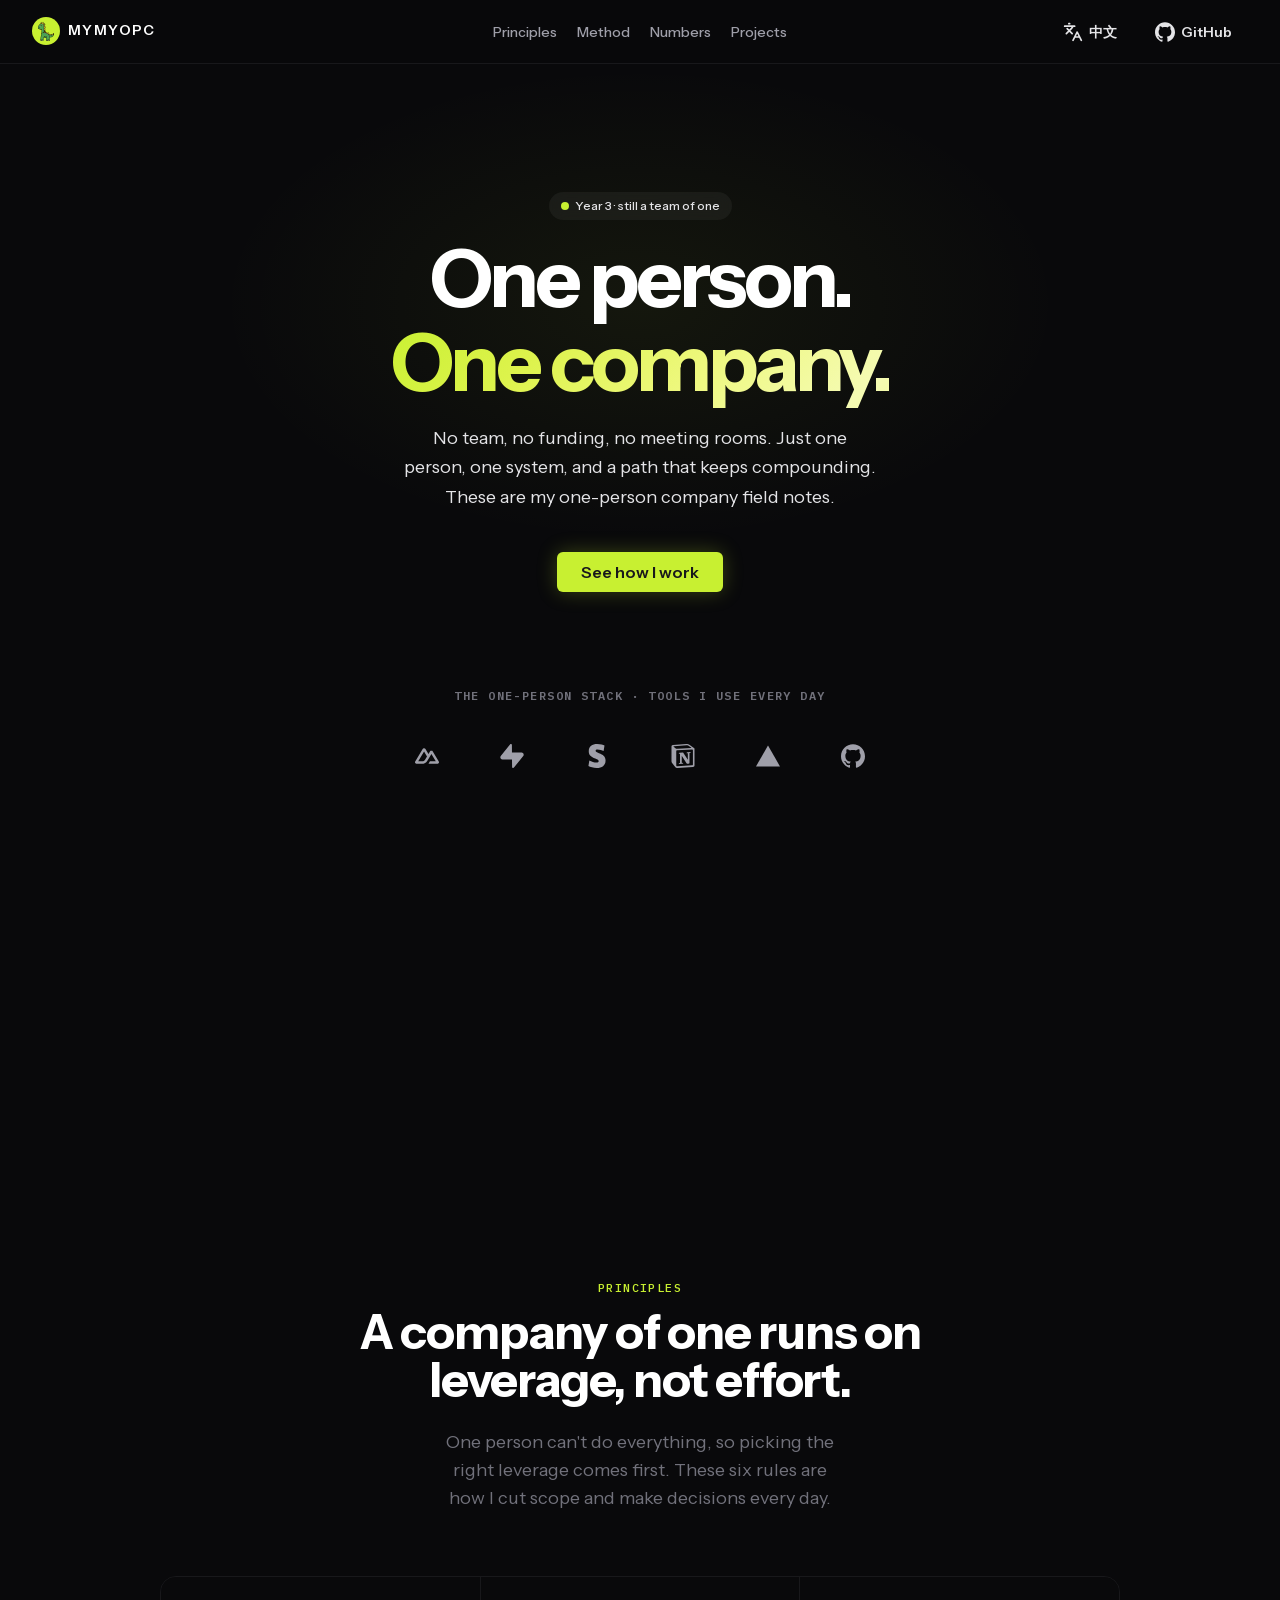
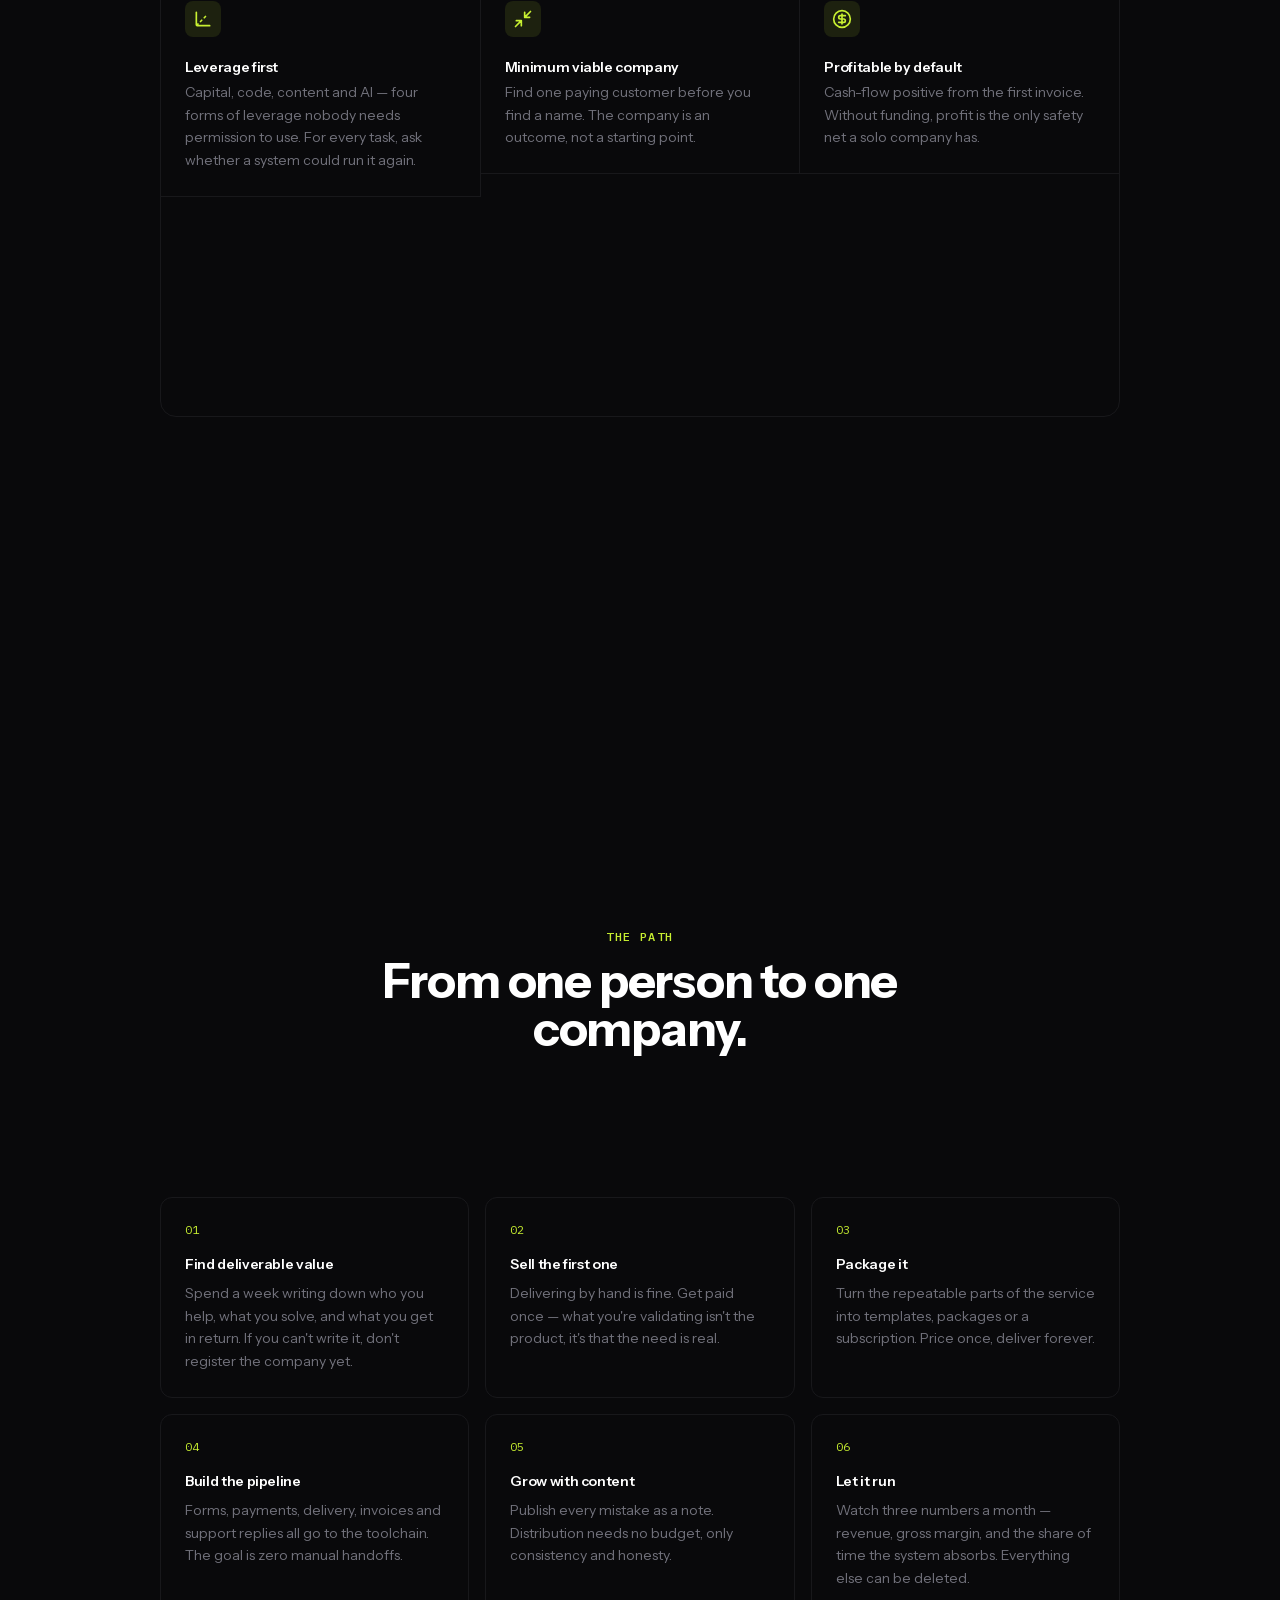
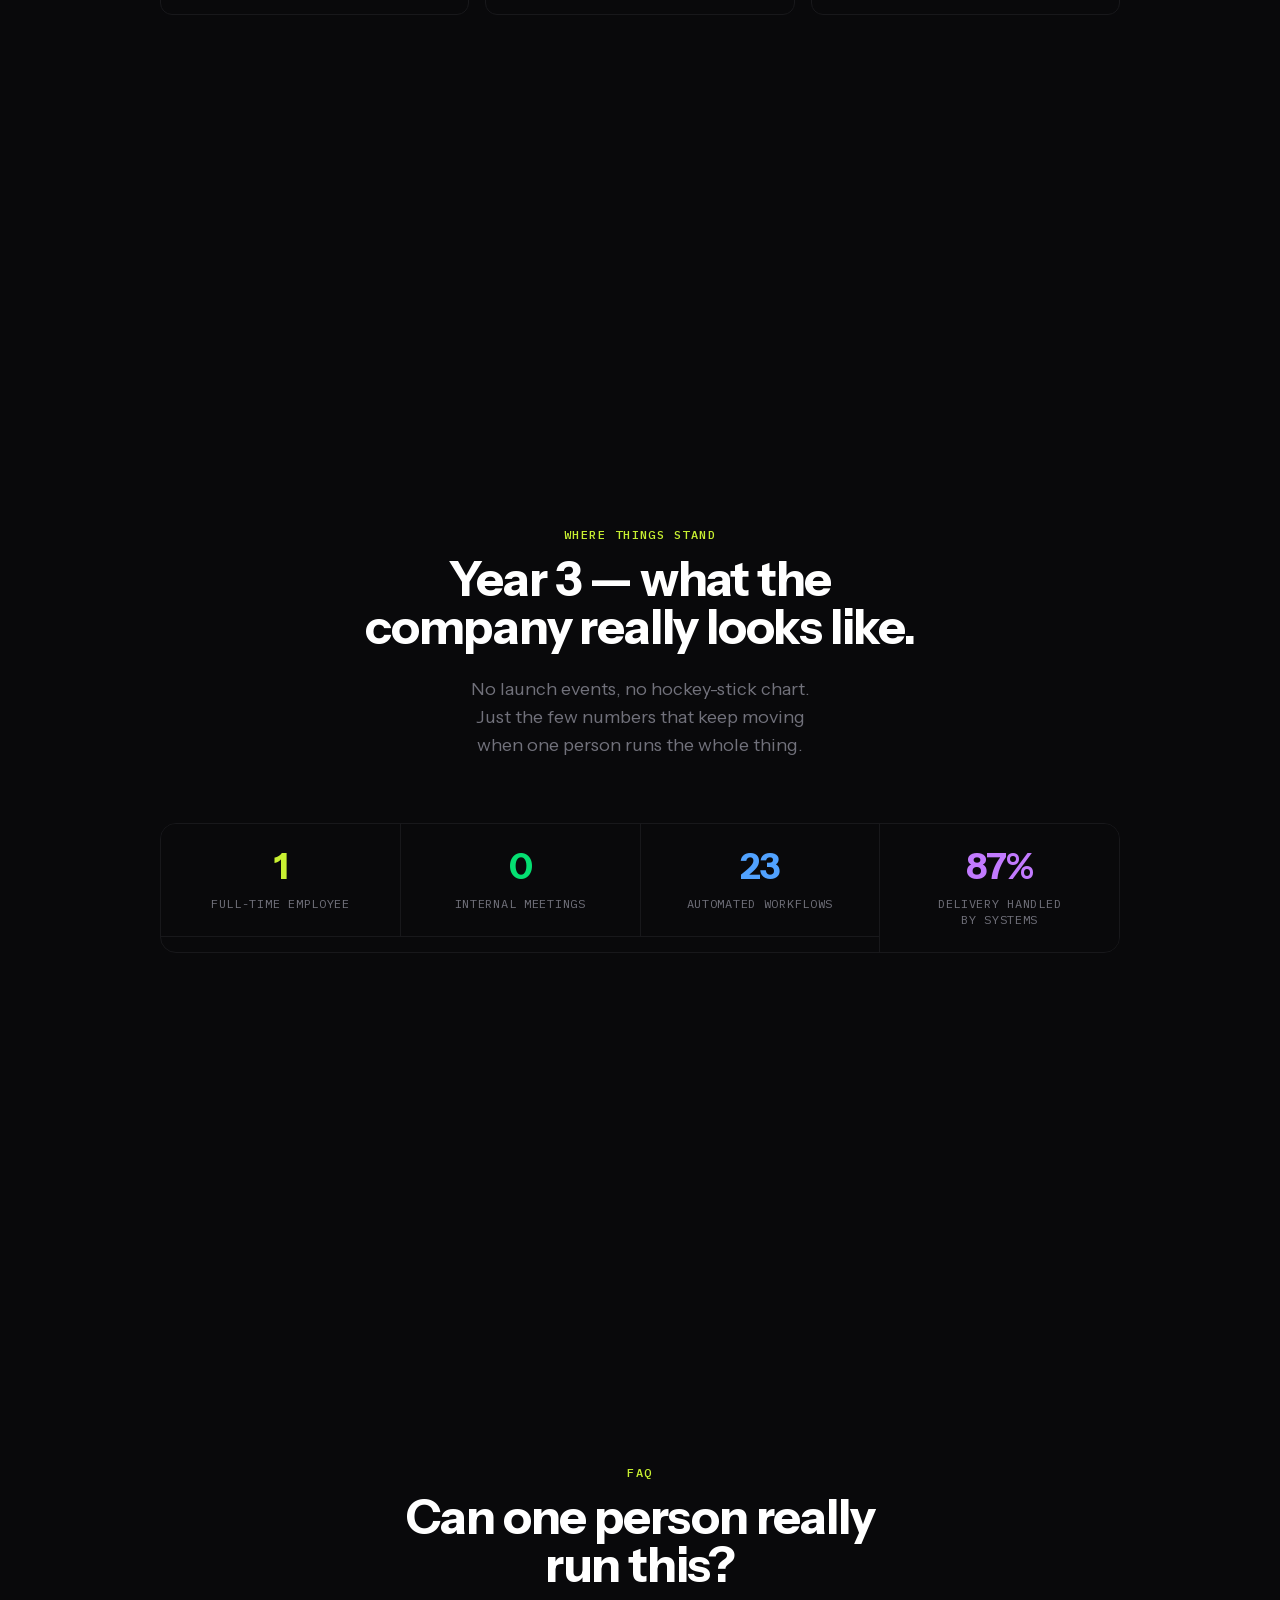
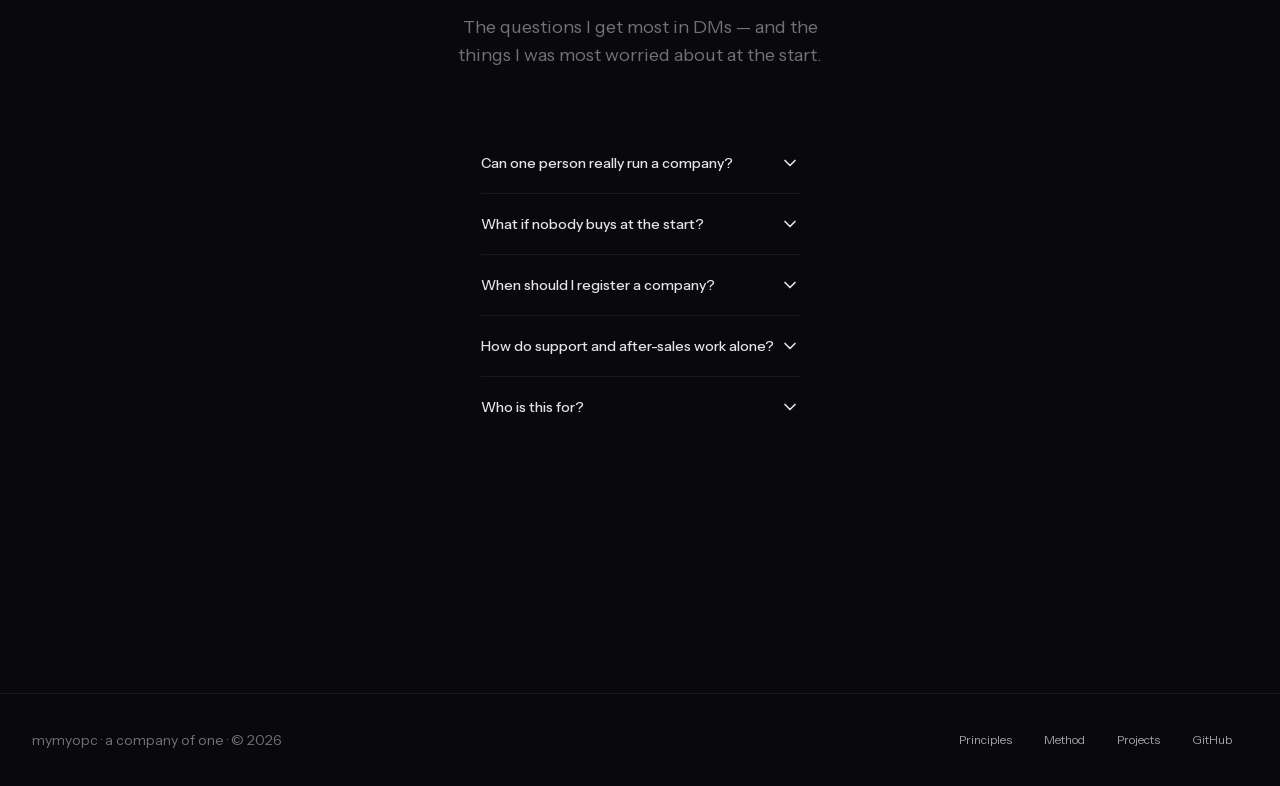
<file: index.html>
<!DOCTYPE html><html  data-color-mode-forced="dark" lang="en"><head><meta charset="utf-8"><meta name="viewport" content="width=device-width, initial-scale=1"><title>mymyopc · My One-Person Company</title><script type="importmap">{"imports":{"#entry":"/_nuxt/D7Z8XfPq.js"}}</script><style id="nuxt-ui-colors">@layer theme {
  :root, :host {
  --ui-color-primary-50: var(--color-lime-50, oklch(98.6% 0.031 120.757));
  --ui-color-primary-100: var(--color-lime-100, oklch(96.7% 0.067 122.328));
  --ui-color-primary-200: var(--color-lime-200, oklch(93.8% 0.127 124.321));
  --ui-color-primary-300: var(--color-lime-300, oklch(89.7% 0.196 126.665));
  --ui-color-primary-400: var(--color-lime-400, oklch(84.1% 0.238 128.85));
  --ui-color-primary-500: var(--color-lime-500, oklch(76.8% 0.233 130.85));
  --ui-color-primary-600: var(--color-lime-600, oklch(64.8% 0.2 131.684));
  --ui-color-primary-700: var(--color-lime-700, oklch(53.2% 0.157 131.589));
  --ui-color-primary-800: var(--color-lime-800, oklch(45.3% 0.124 130.933));
  --ui-color-primary-900: var(--color-lime-900, oklch(40.5% 0.101 131.063));
  --ui-color-primary-950: var(--color-lime-950, oklch(27.4% 0.072 132.109));
  --ui-color-secondary-50: var(--color-blue-50, oklch(97% 0.014 254.604));
  --ui-color-secondary-100: var(--color-blue-100, oklch(93.2% 0.032 255.585));
  --ui-color-secondary-200: var(--color-blue-200, oklch(88.2% 0.059 254.128));
  --ui-color-secondary-300: var(--color-blue-300, oklch(80.9% 0.105 251.813));
  --ui-color-secondary-400: var(--color-blue-400, oklch(70.7% 0.165 254.624));
  --ui-color-secondary-500: var(--color-blue-500, oklch(62.3% 0.214 259.815));
  --ui-color-secondary-600: var(--color-blue-600, oklch(54.6% 0.245 262.881));
  --ui-color-secondary-700: var(--color-blue-700, oklch(48.8% 0.243 264.376));
  --ui-color-secondary-800: var(--color-blue-800, oklch(42.4% 0.199 265.638));
  --ui-color-secondary-900: var(--color-blue-900, oklch(37.9% 0.146 265.522));
  --ui-color-secondary-950: var(--color-blue-950, oklch(28.2% 0.091 267.935));
  --ui-color-success-50: var(--color-green-50, oklch(98.2% 0.018 155.826));
  --ui-color-success-100: var(--color-green-100, oklch(96.2% 0.044 156.743));
  --ui-color-success-200: var(--color-green-200, oklch(92.5% 0.084 155.995));
  --ui-color-success-300: var(--color-green-300, oklch(87.1% 0.15 154.449));
  --ui-color-success-400: var(--color-green-400, oklch(79.2% 0.209 151.711));
  --ui-color-success-500: var(--color-green-500, oklch(72.3% 0.219 149.579));
  --ui-color-success-600: var(--color-green-600, oklch(62.7% 0.194 149.214));
  --ui-color-success-700: var(--color-green-700, oklch(52.7% 0.154 150.069));
  --ui-color-success-800: var(--color-green-800, oklch(44.8% 0.119 151.328));
  --ui-color-success-900: var(--color-green-900, oklch(39.3% 0.095 152.535));
  --ui-color-success-950: var(--color-green-950, oklch(26.6% 0.065 152.934));
  --ui-color-info-50: var(--color-blue-50, oklch(97% 0.014 254.604));
  --ui-color-info-100: var(--color-blue-100, oklch(93.2% 0.032 255.585));
  --ui-color-info-200: var(--color-blue-200, oklch(88.2% 0.059 254.128));
  --ui-color-info-300: var(--color-blue-300, oklch(80.9% 0.105 251.813));
  --ui-color-info-400: var(--color-blue-400, oklch(70.7% 0.165 254.624));
  --ui-color-info-500: var(--color-blue-500, oklch(62.3% 0.214 259.815));
  --ui-color-info-600: var(--color-blue-600, oklch(54.6% 0.245 262.881));
  --ui-color-info-700: var(--color-blue-700, oklch(48.8% 0.243 264.376));
  --ui-color-info-800: var(--color-blue-800, oklch(42.4% 0.199 265.638));
  --ui-color-info-900: var(--color-blue-900, oklch(37.9% 0.146 265.522));
  --ui-color-info-950: var(--color-blue-950, oklch(28.2% 0.091 267.935));
  --ui-color-warning-50: var(--color-purple-50, oklch(97.7% 0.014 308.299));
  --ui-color-warning-100: var(--color-purple-100, oklch(94.6% 0.033 307.174));
  --ui-color-warning-200: var(--color-purple-200, oklch(90.2% 0.063 306.703));
  --ui-color-warning-300: var(--color-purple-300, oklch(82.7% 0.119 306.383));
  --ui-color-warning-400: var(--color-purple-400, oklch(71.4% 0.203 305.504));
  --ui-color-warning-500: var(--color-purple-500, oklch(62.7% 0.265 303.9));
  --ui-color-warning-600: var(--color-purple-600, oklch(55.8% 0.288 302.321));
  --ui-color-warning-700: var(--color-purple-700, oklch(49.6% 0.265 301.924));
  --ui-color-warning-800: var(--color-purple-800, oklch(43.8% 0.218 303.724));
  --ui-color-warning-900: var(--color-purple-900, oklch(38.1% 0.176 304.987));
  --ui-color-warning-950: var(--color-purple-950, oklch(29.1% 0.149 302.717));
  --ui-color-error-50: var(--color-red-50, oklch(97.1% 0.013 17.38));
  --ui-color-error-100: var(--color-red-100, oklch(93.6% 0.032 17.717));
  --ui-color-error-200: var(--color-red-200, oklch(88.5% 0.062 18.334));
  --ui-color-error-300: var(--color-red-300, oklch(80.8% 0.114 19.571));
  --ui-color-error-400: var(--color-red-400, oklch(70.4% 0.191 22.216));
  --ui-color-error-500: var(--color-red-500, oklch(63.7% 0.237 25.331));
  --ui-color-error-600: var(--color-red-600, oklch(57.7% 0.245 27.325));
  --ui-color-error-700: var(--color-red-700, oklch(50.5% 0.213 27.518));
  --ui-color-error-800: var(--color-red-800, oklch(44.4% 0.177 26.899));
  --ui-color-error-900: var(--color-red-900, oklch(39.6% 0.141 25.723));
  --ui-color-error-950: var(--color-red-950, oklch(25.8% 0.092 26.042));
  --ui-color-neutral-50: var(--color-zinc-50, oklch(98.5% 0 none));
  --ui-color-neutral-100: var(--color-zinc-100, oklch(96.7% 0.001 286.375));
  --ui-color-neutral-200: var(--color-zinc-200, oklch(92% 0.004 286.32));
  --ui-color-neutral-300: var(--color-zinc-300, oklch(87.1% 0.006 286.286));
  --ui-color-neutral-400: var(--color-zinc-400, oklch(70.5% 0.015 286.067));
  --ui-color-neutral-500: var(--color-zinc-500, oklch(55.2% 0.016 285.938));
  --ui-color-neutral-600: var(--color-zinc-600, oklch(44.2% 0.017 285.786));
  --ui-color-neutral-700: var(--color-zinc-700, oklch(37% 0.013 285.805));
  --ui-color-neutral-800: var(--color-zinc-800, oklch(27.4% 0.006 286.033));
  --ui-color-neutral-900: var(--color-zinc-900, oklch(21% 0.006 285.885));
  --ui-color-neutral-950: var(--color-zinc-950, oklch(14.1% 0.005 285.823));
  }
  :root, :host, .light {
  --ui-primary: var(--ui-color-primary-500);
  --ui-secondary: var(--ui-color-secondary-500);
  --ui-success: var(--ui-color-success-500);
  --ui-info: var(--ui-color-info-500);
  --ui-warning: var(--ui-color-warning-500);
  --ui-error: var(--ui-color-error-500);
  }
  .dark {
  --ui-primary: var(--ui-color-primary-400);
  --ui-secondary: var(--ui-color-secondary-400);
  --ui-success: var(--ui-color-success-400);
  --ui-info: var(--ui-color-info-400);
  --ui-warning: var(--ui-color-warning-400);
  --ui-error: var(--ui-color-error-400);
  }
}</style><link rel="stylesheet" href="/_nuxt/entry.QU2LWRkr.css" crossorigin><style>@layer base {:where(.i-lucide\:axis-3d){display:inline-block;width:1em;height:1em;background-color:currentColor;-webkit-mask-image:var(--svg);mask-image:var(--svg);-webkit-mask-repeat:no-repeat;mask-repeat:no-repeat;-webkit-mask-size:100% 100%;mask-size:100% 100%;--svg:url("data:image/svg+xml,%3Csvg xmlns='http://www.w3.org/2000/svg' viewBox='0 0 24 24' width='24' height='24'%3E%3Cpath fill='none' stroke='black' stroke-linecap='round' stroke-linejoin='round' stroke-width='2' d='M13.5 10.5L15 9M4 4v15a1 1 0 0 0 1 1h15m-15.707-.293L6 18m3-3l1.5-1.5'/%3E%3C/svg%3E")}:where(.i-lucide\:battery-medium){display:inline-block;width:1em;height:1em;background-color:currentColor;-webkit-mask-image:var(--svg);mask-image:var(--svg);-webkit-mask-repeat:no-repeat;mask-repeat:no-repeat;-webkit-mask-size:100% 100%;mask-size:100% 100%;--svg:url("data:image/svg+xml,%3Csvg xmlns='http://www.w3.org/2000/svg' viewBox='0 0 24 24' width='24' height='24'%3E%3Cg fill='none' stroke='black' stroke-linecap='round' stroke-linejoin='round' stroke-width='2'%3E%3Cpath d='M10 14v-4m12 4v-4M6 14v-4'/%3E%3Crect width='16' height='12' x='2' y='6' rx='2'/%3E%3C/g%3E%3C/svg%3E")}:where(.i-lucide\:chevron-down){display:inline-block;width:1em;height:1em;background-color:currentColor;-webkit-mask-image:var(--svg);mask-image:var(--svg);-webkit-mask-repeat:no-repeat;mask-repeat:no-repeat;-webkit-mask-size:100% 100%;mask-size:100% 100%;--svg:url("data:image/svg+xml,%3Csvg xmlns='http://www.w3.org/2000/svg' viewBox='0 0 24 24' width='24' height='24'%3E%3Cpath fill='none' stroke='black' stroke-linecap='round' stroke-linejoin='round' stroke-width='2' d='m6 9l6 6l6-6'/%3E%3C/svg%3E")}:where(.i-lucide\:circle-dollar-sign){display:inline-block;width:1em;height:1em;background-color:currentColor;-webkit-mask-image:var(--svg);mask-image:var(--svg);-webkit-mask-repeat:no-repeat;mask-repeat:no-repeat;-webkit-mask-size:100% 100%;mask-size:100% 100%;--svg:url("data:image/svg+xml,%3Csvg xmlns='http://www.w3.org/2000/svg' viewBox='0 0 24 24' width='24' height='24'%3E%3Cg fill='none' stroke='black' stroke-linecap='round' stroke-linejoin='round' stroke-width='2'%3E%3Ccircle cx='12' cy='12' r='10'/%3E%3Cpath d='M16 8h-6a2 2 0 1 0 0 4h4a2 2 0 1 1 0 4H8m4 2V6'/%3E%3C/g%3E%3C/svg%3E")}:where(.i-lucide\:globe){display:inline-block;width:1em;height:1em;background-color:currentColor;-webkit-mask-image:var(--svg);mask-image:var(--svg);-webkit-mask-repeat:no-repeat;mask-repeat:no-repeat;-webkit-mask-size:100% 100%;mask-size:100% 100%;--svg:url("data:image/svg+xml,%3Csvg xmlns='http://www.w3.org/2000/svg' viewBox='0 0 24 24' width='24' height='24'%3E%3Cg fill='none' stroke='black' stroke-linecap='round' stroke-linejoin='round' stroke-width='2'%3E%3Ccircle cx='12' cy='12' r='10'/%3E%3Cpath d='M12 2a14.5 14.5 0 0 0 0 20a14.5 14.5 0 0 0 0-20M2 12h20'/%3E%3C/g%3E%3C/svg%3E")}:where(.i-lucide\:languages){display:inline-block;width:1em;height:1em;background-color:currentColor;-webkit-mask-image:var(--svg);mask-image:var(--svg);-webkit-mask-repeat:no-repeat;mask-repeat:no-repeat;-webkit-mask-size:100% 100%;mask-size:100% 100%;--svg:url("data:image/svg+xml,%3Csvg xmlns='http://www.w3.org/2000/svg' viewBox='0 0 24 24' width='24' height='24'%3E%3Cpath fill='none' stroke='black' stroke-linecap='round' stroke-linejoin='round' stroke-width='2' d='m5 8l6 6m-7 0l6-6l2-3M2 5h12M7 2h1m14 20l-5-10l-5 10m2-4h6'/%3E%3C/svg%3E")}:where(.i-lucide\:minimize-2){display:inline-block;width:1em;height:1em;background-color:currentColor;-webkit-mask-image:var(--svg);mask-image:var(--svg);-webkit-mask-repeat:no-repeat;mask-repeat:no-repeat;-webkit-mask-size:100% 100%;mask-size:100% 100%;--svg:url("data:image/svg+xml,%3Csvg xmlns='http://www.w3.org/2000/svg' viewBox='0 0 24 24' width='24' height='24'%3E%3Cpath fill='none' stroke='black' stroke-linecap='round' stroke-linejoin='round' stroke-width='2' d='m14 10l7-7m-1 7h-6V4M3 21l7-7m-6 0h6v6'/%3E%3C/svg%3E")}:where(.i-lucide\:repeat){display:inline-block;width:1em;height:1em;background-color:currentColor;-webkit-mask-image:var(--svg);mask-image:var(--svg);-webkit-mask-repeat:no-repeat;mask-repeat:no-repeat;-webkit-mask-size:100% 100%;mask-size:100% 100%;--svg:url("data:image/svg+xml,%3Csvg xmlns='http://www.w3.org/2000/svg' viewBox='0 0 24 24' width='24' height='24'%3E%3Cg fill='none' stroke='black' stroke-linecap='round' stroke-linejoin='round' stroke-width='2'%3E%3Cpath d='m17 2l4 4l-4 4'/%3E%3Cpath d='M3 11v-1a4 4 0 0 1 4-4h14M7 22l-4-4l4-4'/%3E%3Cpath d='M21 13v1a4 4 0 0 1-4 4H3'/%3E%3C/g%3E%3C/svg%3E")}:where(.i-simple-icons\:github){display:inline-block;width:1em;height:1em;background-color:currentColor;-webkit-mask-image:var(--svg);mask-image:var(--svg);-webkit-mask-repeat:no-repeat;mask-repeat:no-repeat;-webkit-mask-size:100% 100%;mask-size:100% 100%;--svg:url("data:image/svg+xml,%3Csvg xmlns='http://www.w3.org/2000/svg' viewBox='0 0 24 24' width='24' height='24'%3E%3Cpath fill='black' d='M12 .297c-6.63 0-12 5.373-12 12c0 5.303 3.438 9.8 8.205 11.385c.6.113.82-.258.82-.577c0-.285-.01-1.04-.015-2.04c-3.338.724-4.042-1.61-4.042-1.61C4.422 18.07 3.633 17.7 3.633 17.7c-1.087-.744.084-.729.084-.729c1.205.084 1.838 1.236 1.838 1.236c1.07 1.835 2.809 1.305 3.495.998c.108-.776.417-1.305.76-1.605c-2.665-.3-5.466-1.332-5.466-5.93c0-1.31.465-2.38 1.235-3.22c-.135-.303-.54-1.523.105-3.176c0 0 1.005-.322 3.3 1.23c.96-.267 1.98-.399 3-.405c1.02.006 2.04.138 3 .405c2.28-1.552 3.285-1.23 3.285-1.23c.645 1.653.24 2.873.12 3.176c.765.84 1.23 1.91 1.23 3.22c0 4.61-2.805 5.625-5.475 5.92c.42.36.81 1.096.81 2.22c0 1.606-.015 2.896-.015 3.286c0 .315.21.69.825.57C20.565 22.092 24 17.592 24 12.297c0-6.627-5.373-12-12-12'/%3E%3C/svg%3E")}:where(.i-simple-icons\:notion){display:inline-block;width:1em;height:1em;background-color:currentColor;-webkit-mask-image:var(--svg);mask-image:var(--svg);-webkit-mask-repeat:no-repeat;mask-repeat:no-repeat;-webkit-mask-size:100% 100%;mask-size:100% 100%;--svg:url("data:image/svg+xml,%3Csvg xmlns='http://www.w3.org/2000/svg' viewBox='0 0 24 24' width='24' height='24'%3E%3Cpath fill='black' d='M4.459 4.208c.746.606 1.026.56 2.428.466l13.215-.793c.28 0 .047-.28-.046-.326L17.86 1.968c-.42-.326-.981-.7-2.055-.607L3.01 2.295c-.466.046-.56.28-.374.466zm.793 3.08v13.904c0 .747.373 1.027 1.214.98l14.523-.84c.841-.046.935-.56.935-1.167V6.354c0-.606-.233-.933-.748-.887l-15.177.887c-.56.047-.747.327-.747.933zm14.337.745c.093.42 0 .84-.42.888l-.7.14v10.264c-.608.327-1.168.514-1.635.514c-.748 0-.935-.234-1.495-.933l-4.577-7.186v6.952L12.21 19s0 .84-1.168.84l-3.222.186c-.093-.186 0-.653.327-.746l.84-.233V9.854L7.822 9.76c-.094-.42.14-1.026.793-1.073l3.456-.233l4.764 7.279v-6.44l-1.215-.139c-.093-.514.28-.887.747-.933zM1.936 1.035l13.31-.98c1.634-.14 2.055-.047 3.082.7l4.249 2.986c.7.513.934.653.934 1.213v16.378c0 1.026-.373 1.634-1.68 1.726l-15.458.934c-.98.047-1.448-.093-1.962-.747l-3.129-4.06c-.56-.747-.793-1.306-.793-1.96V2.667c0-.839.374-1.54 1.447-1.632'/%3E%3C/svg%3E")}:where(.i-simple-icons\:nuxt){display:inline-block;width:1em;height:1em;background-color:currentColor;-webkit-mask-image:var(--svg);mask-image:var(--svg);-webkit-mask-repeat:no-repeat;mask-repeat:no-repeat;-webkit-mask-size:100% 100%;mask-size:100% 100%;--svg:url("data:image/svg+xml,%3Csvg xmlns='http://www.w3.org/2000/svg' viewBox='0 0 24 24' width='24' height='24'%3E%3Cpath fill='black' d='M13.464 19.83h8.922c.283 0 .562-.073.807-.21a1.6 1.6 0 0 0 .591-.574a1.53 1.53 0 0 0 .216-.783a1.53 1.53 0 0 0-.217-.782L17.792 7.414a1.6 1.6 0 0 0-.591-.573a1.65 1.65 0 0 0-.807-.21c-.283 0-.562.073-.807.21a1.6 1.6 0 0 0-.59.573L13.463 9.99L10.47 4.953a1.6 1.6 0 0 0-.591-.573a1.65 1.65 0 0 0-.807-.21c-.284 0-.562.073-.807.21a1.6 1.6 0 0 0-.591.573L.216 17.481a1.53 1.53 0 0 0-.217.782c0 .275.074.545.216.783a1.6 1.6 0 0 0 .59.574c.246.137.525.21.808.21h5.6c2.22 0 3.856-.946 4.982-2.79l2.733-4.593l1.464-2.457l4.395 7.382h-5.859Zm-6.341-2.46l-3.908-.002l5.858-9.842l2.923 4.921l-1.957 3.29c-.748 1.196-1.597 1.632-2.916 1.632'/%3E%3C/svg%3E")}:where(.i-simple-icons\:stripe){display:inline-block;width:1em;height:1em;background-color:currentColor;-webkit-mask-image:var(--svg);mask-image:var(--svg);-webkit-mask-repeat:no-repeat;mask-repeat:no-repeat;-webkit-mask-size:100% 100%;mask-size:100% 100%;--svg:url("data:image/svg+xml,%3Csvg xmlns='http://www.w3.org/2000/svg' viewBox='0 0 24 24' width='24' height='24'%3E%3Cpath fill='black' d='M13.976 9.15c-2.172-.806-3.356-1.426-3.356-2.409c0-.831.683-1.305 1.901-1.305c2.227 0 4.515.858 6.09 1.631l.89-5.494C18.252.975 15.697 0 12.165 0C9.667 0 7.589.654 6.104 1.872C4.56 3.147 3.757 4.992 3.757 7.218c0 4.039 2.467 5.76 6.476 7.219c2.585.92 3.445 1.574 3.445 2.583c0 .98-.84 1.545-2.354 1.545c-1.875 0-4.965-.921-6.99-2.109l-.9 5.555C5.175 22.99 8.385 24 11.714 24c2.641 0 4.843-.624 6.328-1.813c1.664-1.305 2.525-3.236 2.525-5.732c0-4.128-2.524-5.851-6.594-7.305z'/%3E%3C/svg%3E")}:where(.i-simple-icons\:supabase){display:inline-block;width:1em;height:1em;background-color:currentColor;-webkit-mask-image:var(--svg);mask-image:var(--svg);-webkit-mask-repeat:no-repeat;mask-repeat:no-repeat;-webkit-mask-size:100% 100%;mask-size:100% 100%;--svg:url("data:image/svg+xml,%3Csvg xmlns='http://www.w3.org/2000/svg' viewBox='0 0 24 24' width='24' height='24'%3E%3Cpath fill='black' d='M11.9 1.036c-.015-.986-1.26-1.41-1.874-.637L.764 12.05C-.33 13.427.65 15.455 2.409 15.455h9.579l.113 7.51c.014.985 1.259 1.408 1.873.636l9.262-11.653c1.093-1.375.113-3.403-1.645-3.403h-9.642z'/%3E%3C/svg%3E")}:where(.i-simple-icons\:vercel){display:inline-block;width:1em;height:1em;background-color:currentColor;-webkit-mask-image:var(--svg);mask-image:var(--svg);-webkit-mask-repeat:no-repeat;mask-repeat:no-repeat;-webkit-mask-size:100% 100%;mask-size:100% 100%;--svg:url("data:image/svg+xml,%3Csvg xmlns='http://www.w3.org/2000/svg' viewBox='0 0 24 24' width='24' height='24'%3E%3Cpath fill='black' d='m12 1.608l12 20.784H0Z'/%3E%3C/svg%3E")}}</style><link rel="preload" as="fetch" crossorigin="anonymous" href="/_payload.json?_b=8dd56c4e-d3de-44c0-a430-8011f4f9fbc2"><link rel="modulepreload" as="script" crossorigin href="/_nuxt/D7Z8XfPq.js"><link rel="modulepreload" as="script" crossorigin href="/_nuxt/BBbCFCSO.js"><link rel="modulepreload" as="script" crossorigin href="/_nuxt/Dfyab7Rd.js"><link rel="modulepreload" as="script" crossorigin href="/_nuxt/C_G3OcHj.js"><link rel="modulepreload" as="script" crossorigin href="/_nuxt/CzBlfNEw.js"><link rel="modulepreload" as="script" crossorigin href="/_nuxt/DK3Fl9T5.js"><link rel="modulepreload" as="script" crossorigin href="/_nuxt/D4hqxIl8.js"><link rel="modulepreload" as="script" crossorigin href="/_nuxt/BfDH_gI_.js"><link rel="modulepreload" as="script" crossorigin href="/_nuxt/BW3xJdEx.js"><link rel="modulepreload" as="script" crossorigin href="/_nuxt/BjNB8FPg.js"><link rel="modulepreload" as="script" crossorigin href="/_nuxt/DkxBAcsl.js"><link rel="modulepreload" as="script" crossorigin href="/_nuxt/BnDTbt6S.js"><link rel="modulepreload" as="script" crossorigin href="/_nuxt/BjhIELVi.js"><link rel="modulepreload" as="script" crossorigin href="/_nuxt/BAVffba3.js"><link rel="modulepreload" as="script" crossorigin href="/_nuxt/bW6NxFOP.js"><link rel="modulepreload" as="script" crossorigin href="/_nuxt/DhVyroNF.js"><link rel="modulepreload" as="script" crossorigin href="/_nuxt/DWEoD8ZB.js"><link rel="modulepreload" as="script" crossorigin href="/_nuxt/Bng2rRDf.js"><link rel="modulepreload" as="script" crossorigin href="/_nuxt/DHihWhf5.js"><link rel="modulepreload" as="script" crossorigin href="/_nuxt/UYXeIHh2.js"><link rel="modulepreload" as="script" crossorigin href="/_nuxt/jImVLaH9.js"><link rel="modulepreload" as="script" crossorigin href="/_nuxt/C4485Qyr.js"><link rel="modulepreload" as="script" crossorigin href="/_nuxt/BbwzgmS-.js"><link rel="modulepreload" as="script" crossorigin href="/_nuxt/CGM_xIpj.js"><link rel="modulepreload" as="script" crossorigin href="/_nuxt/DcRw1J44.js"><link rel="modulepreload" as="script" crossorigin href="/_nuxt/B21epHFn.js"><link rel="modulepreload" as="script" crossorigin href="/_nuxt/DrNjrgyc.js"><link rel="modulepreload" as="script" crossorigin href="/_nuxt/CwSJiHjY.js"><link rel="modulepreload" as="script" crossorigin href="/_nuxt/foHZe_-E.js"><link rel="modulepreload" as="script" crossorigin href="/_nuxt/IWYBQwly.js"><link rel="modulepreload" as="script" crossorigin href="/_nuxt/if__aHOq.js"><link rel="modulepreload" as="script" crossorigin href="/_nuxt/C7csNGia.js"><link rel="modulepreload" as="script" crossorigin href="/_nuxt/Ds6gLSN4.js"><script type="module" src="/_nuxt/D7Z8XfPq.js" crossorigin></script><link rel="prefetch" as="script" crossorigin href="/_nuxt/D2e03t5g.js"><link rel="prefetch" as="script" crossorigin href="/_nuxt/XpHKZPnj.js"><link rel="prefetch" as="script" crossorigin href="/_nuxt/C_iaTTGV.js"><link rel="prefetch" as="script" crossorigin href="/_nuxt/j9c7h3F7.js"><link rel="prefetch" as="script" crossorigin href="/_nuxt/Dca6Nd8O.js"><link rel="prefetch" as="script" crossorigin href="/_nuxt/Dfm4Qa7V.js"><link rel="prefetch" as="style" crossorigin href="/_nuxt/error-404.CJajpic4.css"><link rel="prefetch" as="script" crossorigin href="/_nuxt/9BNzSkCD.js"><link rel="prefetch" as="style" crossorigin href="/_nuxt/error-500.Bww9vo5r.css"><link rel="prefetch" as="script" crossorigin href="/_nuxt/CLSKQoej.js"><meta name="theme-color" content="#09090b"><link rel="icon" href="/favicon.ico" sizes="any"><link rel="icon" type="image/png" href="/favicon-32.png" sizes="32x32"><link rel="icon" type="image/png" href="/favicon-16.png" sizes="16x16"><link rel="apple-touch-icon" href="/apple-touch-icon.png"><link rel="alternate" hreflang="en" href="/"><link rel="alternate" hreflang="zh" href="/zh"><link rel="alternate" hreflang="x-default" href="/"><meta property="og:image" content="/brand/mymyopc-badge-512.png"><meta name="twitter:card" content="summary"><meta property="og:title" content="mymyopc · My One-Person Company"><meta name="description" content="One person, one company. Field notes on running product, sales, delivery and support alone — with AI and automation as the only teammates."><meta property="og:description" content="One person, one company. Field notes on running product, sales, delivery and support alone — with AI and automation as the only teammates."><script>"use strict";(()=>{const o=window,e=document.documentElement,c=["dark","light"],s=getStorageValue("localStorage","nuxt-color-mode")||"system";let r=s==="system"?f():s;const l=e.getAttribute("data-color-mode-forced");l&&(r=l),i(r),o["__NUXT_COLOR_MODE__"]={preference:s,value:r,getColorScheme:f,addColorScheme:i,removeColorScheme:d};function i(t){const a=""+t+"",n="";e.classList?e.classList.add(a):e.className+=" "+a,n&&e.setAttribute("data-"+n,t)}function d(t){const a=""+t+"",n="";e.classList?e.classList.remove(a):e.className=e.className.replace(new RegExp(a,"g"),""),n&&e.removeAttribute("data-"+n)}function u(t){return o.matchMedia("(prefers-color-scheme"+t+")")}function f(){if(o.matchMedia&&u("").media!=="not all"){for(const t of c)if(u(":"+t).matches)return t}return"light"}})();function getStorageValue(o,e){switch(o){case"localStorage":try{return window.localStorage.getItem(e)}catch{return null}case"sessionStorage":try{return window.sessionStorage.getItem(e)}catch{return null}case"cookie":try{return getCookie(e)}catch{return null}default:return null}}function getCookie(o){const c=("; "+window.document.cookie).split("; "+o+"=");if(c.length===2){const s=c.pop();return s?s.split(";").shift():null}}</script></head><body><div id="__nuxt" class="isolate"><!--[--><!--[--><!--[--><!--[--><!--[--><!--[--><!----><!----><!----><header data-slot="root" class="bg-default/75 backdrop-blur-sm border-b border-default h-(--ui-header-height) sticky top-0 z-50"><!--[--><!--]--><div class="w-full max-w-(--ui-container) mx-auto px-4 sm:px-6 lg:px-8 flex items-center justify-between gap-3 h-full" data-slot="container"><!--[--><div data-slot="left" class="lg:flex-1 flex items-center gap-1.5"><!----><!--[--><a aria-current="page" href="/" class="router-link-active router-link-exact-active focus-visible:outline-3 outline-primary/25 rounded-md p-1 -ms-1"><span class="inline-flex items-center gap-2 leading-none"><span class="flex shrink-0 items-center justify-center overflow-hidden bg-brand rounded-full size-7"><img src="/brand/dino-256.png" alt="" draggable="false" class="h-[68%] w-auto translate-y-[5%] select-none"></span><span class="pb-[1px] text-sm font-semibold tracking-[0.1em] text-highlighted">MYMYOPC</span></span></a><!--]--></div><div data-slot="center" class="hidden lg:flex"><!--[--><!--[--><!----><!----><nav data-slot="root" class="relative flex gap-1.5 [&amp;&gt;div]:min-w-0 items-center justify-between" data-orientation="horizontal" dir="ltr" data-reka-navigation-menu><!--[--><!--[--><!--]--><!--[--><!--[--><div style="position:relative;"><ul data-slot="list" class="isolate min-w-0 flex items-center" data-orientation="horizontal"><!--[--><!--[--><li data-menu-item data-slot="item" class="min-w-0 py-2"><!--[--><!--[--><a href="/#principles" data-reka-collection-item data-slot="link" class="group relative w-full flex items-center gap-1.5 font-medium text-sm before:absolute before:z-[-1] before:rounded-md focus:outline-none focus-visible:outline-none focus-visible:before:outline-3 before:outline-primary/25 px-2.5 py-1.5 before:inset-x-px before:inset-y-0 text-muted hover:text-highlighted transition-colors data-[state=open]:text-highlighted"><!--[--><!--[--><!--[--><!----><!--]--><span data-slot="linkLabel" class="truncate"><!--[-->Principles<!--]--><!----></span><!----><!--]--><!--]--></a><!----><!--]--><!----><!--]--></li><li data-menu-item data-slot="item" class="min-w-0 py-2"><!--[--><!--[--><a href="/#method" data-reka-collection-item data-slot="link" class="group relative w-full flex items-center gap-1.5 font-medium text-sm before:absolute before:z-[-1] before:rounded-md focus:outline-none focus-visible:outline-none focus-visible:before:outline-3 before:outline-primary/25 px-2.5 py-1.5 before:inset-x-px before:inset-y-0 text-muted hover:text-highlighted transition-colors data-[state=open]:text-highlighted"><!--[--><!--[--><!--[--><!----><!--]--><span data-slot="linkLabel" class="truncate"><!--[-->Method<!--]--><!----></span><!----><!--]--><!--]--></a><!----><!--]--><!----><!--]--></li><li data-menu-item data-slot="item" class="min-w-0 py-2"><!--[--><!--[--><a href="/#metrics" data-reka-collection-item data-slot="link" class="group relative w-full flex items-center gap-1.5 font-medium text-sm before:absolute before:z-[-1] before:rounded-md focus:outline-none focus-visible:outline-none focus-visible:before:outline-3 before:outline-primary/25 px-2.5 py-1.5 before:inset-x-px before:inset-y-0 text-muted hover:text-highlighted transition-colors data-[state=open]:text-highlighted"><!--[--><!--[--><!--[--><!----><!--]--><span data-slot="linkLabel" class="truncate"><!--[-->Numbers<!--]--><!----></span><!----><!--]--><!--]--></a><!----><!--]--><!----><!--]--></li><li data-menu-item data-slot="item" class="min-w-0 py-2"><!--[--><!--[--><a href="/projects" data-reka-collection-item data-slot="link" class="group relative w-full flex items-center gap-1.5 font-medium text-sm before:absolute before:z-[-1] before:rounded-md focus:outline-none focus-visible:outline-none focus-visible:before:outline-3 before:outline-primary/25 px-2.5 py-1.5 before:inset-x-px before:inset-y-0 text-muted hover:text-highlighted transition-colors data-[state=open]:text-highlighted"><!--[--><!--[--><!--[--><!----><!--]--><span data-slot="linkLabel" class="truncate"><!--[-->Projects<!--]--><!----></span><!----><!--]--><!--]--></a><!----><!--]--><!----><!--]--></li><!--]--><!--]--></ul></div><!----><!--]--><!--]--><!--[--><!--]--><div data-slot="viewportWrapper" class="absolute top-full start-0 flex w-full justify-center"><!----><!----></div><!--]--></nav><!--]--><!--]--></div><div data-slot="right" class="flex items-center justify-end lg:flex-1 gap-1.5"><!--[--><a href="/zh" rel="alternate" data-slot="base" aria-label="切换到中文" title="切换到中文" hreflang="zh" class="rounded-md inline-flex items-center disabled:cursor-not-allowed aria-disabled:cursor-not-allowed disabled:opacity-75 aria-disabled:opacity-75 font-semibold transition-all duration-200 py-1.5 text-sm gap-1.5 text-default hover:bg-elevated active:bg-elevated outline-inverted/25 focus-visible:outline-3 hover:disabled:bg-transparent dark:hover:disabled:bg-transparent hover:aria-disabled:bg-transparent dark:hover:aria-disabled:bg-transparent px-4"><!--[--><!--[--><span class="iconify i-lucide:languages shrink-0 size-5" aria-hidden="true" style="" data-slot="leadingIcon"></span><!--]--><!--[--><span data-slot="label" class="truncate">中文</span><!--]--><!--[--><!----><!--]--><!--]--></a><a href="https://github.com/muchengdong/mymyopc_homepage" rel="noopener noreferrer" target="_blank" data-slot="base" class="rounded-md items-center disabled:cursor-not-allowed aria-disabled:cursor-not-allowed disabled:opacity-75 aria-disabled:opacity-75 font-semibold transition-all duration-200 py-1.5 text-sm gap-1.5 text-default hover:bg-elevated active:bg-elevated outline-inverted/25 focus-visible:outline-3 hover:disabled:bg-transparent dark:hover:disabled:bg-transparent hover:aria-disabled:bg-transparent dark:hover:aria-disabled:bg-transparent px-4 hidden lg:flex"><!--[--><!--[--><span class="iconify i-simple-icons:github shrink-0 size-5" aria-hidden="true" style="" data-slot="leadingIcon"></span><!--]--><!--[--><span data-slot="label" class="truncate">GitHub</span><!--]--><!--[--><!----><!--]--><!--]--></a><!--]--><!--[--><button type="button" data-slot="base" aria-label="Open navigation" aria-expanded="false" class="rounded-md inline-flex items-center disabled:cursor-not-allowed aria-disabled:cursor-not-allowed disabled:opacity-75 aria-disabled:opacity-75 font-semibold transition-all duration-200 text-xs gap-1.5 text-default hover:bg-elevated active:bg-elevated outline-inverted/25 focus-visible:outline-3 hover:disabled:bg-transparent dark:hover:disabled:bg-transparent hover:aria-disabled:bg-transparent dark:hover:aria-disabled:bg-transparent p-1.5 lg:hidden -me-1.5"><!--[--><!--[--><!----><!--]--><!--[--><svg xmlns="http://www.w3.org/2000/svg" class="size-5" viewBox="0 0 24 24" fill="none" stroke="currentColor" stroke-width="2" stroke-linecap="round" stroke-linejoin="round"><line x1="4" y1="6" x2="20" y2="6" tabindex="-1"></line><line x1="4" y1="12" x2="20" y2="12" tabindex="-1"></line><line x1="4" y1="18" x2="20" y2="18" tabindex="-1"></line></svg><!--]--><!--[--><!----><!--]--><!--]--></button><!--]--></div><!--]--></div><!--[--><!--]--></header><!----><!--]--><main class="min-h-[calc(100vh-var(--ui-header-height))]"><!--[--><div><div data-orientation="vertical" data-slot="root" class="relative isolate pb-24 sm:pb-32"><!--[--><div style="opacity:0;"><div class="absolute top-0 inset-x-0 opacity-15 h-full"></div></div><div class="pointer-events-none absolute left-1/2 -translate-x-1/2 top-0 w-2/3 h-1/2" style="background:radial-gradient(ellipse at center, color-mix(in oklch, var(--ui-primary) 6%, transparent) 0%, transparent 70%);"></div><!--]--><div class="w-full max-w-(--ui-container) mx-auto px-4 sm:px-6 lg:px-8 flex flex-col lg:grid py-24 sm:py-32 gap-16 sm:gap-y-24 relative z-10 lg:py-32" data-slot="container"><!--[--><div data-slot="wrapper" class="text-center flex flex-col items-center"><div data-slot="header" class=""><!--[--><div data-slot="headline" class="mb-4 justify-center"><!--[--><div style="opacity:0;transform:translateY(16px);"><span data-slot="base" class="font-medium inline-flex items-center text-xs text-default rounded-full px-3 py-1.5 gap-1.5 bg-white/5 backdrop-blur-sm"><!--[--><div data-slot="root" class="relative inline-flex items-center justify-center shrink-0"><!--[--><!--]--><span data-slot="base" class="rounded-full ring-bg flex items-center justify-center text-inverted font-medium whitespace-nowrap bg-primary h-[8px] min-w-[8px] text-[8px] top-0 right-0 animate-pulse ring-0"><!--[--><!--]--></span></div><!--]--><!--[--><span data-slot="label" class="truncate">Year 3 · still a team of one</span><!--]--><!--[--><!----><!--]--></span></div><!--]--></div><h1 data-slot="title" class="text-5xl text-pretty font-bold text-highlighted sm:text-6xl lg:text-7xl xl:text-[80px] tracking-tighter leading-[1.05]"><!--[--><span class="inline-block" style="opacity:0;transform:translateY(16px);">One person. <br><span class="animate-shimmer bg-size-[200%_auto] bg-clip-text text-transparent" style="background-image:linear-gradient(135deg, var(--color-primary-400), var(--color-primary-300), var(--color-primary-200), var(--color-primary-100), var(--color-primary-200), var(--color-primary-300), var(--color-primary-400));animation-duration:10s;">One company.</span></span><!--]--></h1><div data-slot="description" class="text-balance mt-5 max-w-xl mx-auto text-base sm:text-lg leading-relaxed text-default"><!--[--><span class="inline-block" style="opacity:0;transform:translateY(16px);">No team, no funding, no meeting rooms. Just one person, one system, and a path that keeps compounding. These are my one-person company field notes.</span><!--]--></div><!--]--></div><!----><div data-slot="footer" class="mt-10"><!--[--><div data-slot="links" class="flex flex-wrap justify-center gap-3"><!--[--><div class="flex flex-wrap justify-center gap-6" style="opacity:0;transform:translateY(16px);"><!--[--><!--[--><a href="#principles" data-slot="base" class="rounded-md inline-flex items-center disabled:cursor-not-allowed aria-disabled:cursor-not-allowed disabled:opacity-75 aria-disabled:opacity-75 font-semibold transition-all duration-200 py-2 text-base gap-2 text-inverted bg-primary disabled:bg-primary aria-disabled:bg-primary outline-primary/25 focus-visible:outline-3 hover:bg-primary active:bg-primary shadow-[0_0_20px_var(--btn-glow)] hover:shadow-[0_0_30px_var(--btn-glow-hover)] hover:-translate-y-px active:translate-y-0 [--btn-glow:color-mix(in_oklch,var(--ui-primary)_25%,transparent)] [--btn-glow-hover:color-mix(in_oklch,var(--ui-primary)_35%,transparent)] px-6"><!--[--><!--[--><!----><!--]--><!--[--><span data-slot="label" class="truncate">See how I work</span><!--]--><!--[--><!----><!--]--><!--]--></a><!--]--><!--]--></div><!--]--></div><!--]--></div></div><!--[--><div class="max-w-lg mx-auto w-full" style="opacity:0;transform:translateY(16px);"><!--[--><!----><div data-slot="root" class="relative overflow-hidden"><h2 data-slot="title" class="text-center font-semibold font-mono uppercase text-xs tracking-[0.12em] text-dimmed">The one-person stack · tools I use every day</h2><div data-slot="logos" class="mt-10 flex items-center shrink-0 justify-around [--gap:--spacing(16)] gap-0"><!--[--><!--[--><span class="iconify i-simple-icons:nuxt shrink-0 text-muted size-6" aria-hidden="true" style="" data-slot="logo"></span><!--]--><!--[--><span class="iconify i-simple-icons:supabase shrink-0 text-muted size-6" aria-hidden="true" style="" data-slot="logo"></span><!--]--><!--[--><span class="iconify i-simple-icons:stripe shrink-0 text-muted size-6" aria-hidden="true" style="" data-slot="logo"></span><!--]--><!--[--><span class="iconify i-simple-icons:notion shrink-0 text-muted size-6" aria-hidden="true" style="" data-slot="logo"></span><!--]--><!--[--><span class="iconify i-simple-icons:vercel shrink-0 text-muted size-6" aria-hidden="true" style="" data-slot="logo"></span><!--]--><!--[--><span class="iconify i-simple-icons:github shrink-0 text-muted size-6" aria-hidden="true" style="" data-slot="logo"></span><!--]--><!--]--></div></div><!--]--></div><!--]--><!--]--></div><!--[--><!--]--></div><section data-orientation="vertical" data-slot="root" class="relative isolate py-24 sm:py-32 scroll-mt-(--ui-header-height)" id="principles"><!--[--><!--]--><div class="w-full mx-auto px-4 sm:px-6 lg:px-8 flex flex-col lg:grid py-16 sm:py-24 lg:py-32 gap-8 sm:gap-16 max-w-5xl" data-slot="container"><!--[--><div data-slot="wrapper" class=""><div data-slot="header" class=""><!--[--><!----><div data-slot="headline" class="mb-3 justify-center font-mono font-medium text-xs text-primary uppercase tracking-[0.12em] text-center"><!--[--><span class="inline-block" style="opacity:0;transform:translateY(16px);">Principles</span><!--]--></div><h2 data-slot="title" class="text-3xl sm:text-4xl lg:text-5xl text-pretty tracking-tight font-bold text-highlighted text-center max-w-xl mx-auto"><!--[--><span class="inline-block" style="opacity:0;transform:translateY(16px);">A company of one runs on leverage, not effort.</span><!--]--></h2><div data-slot="description" class="text-base sm:text-lg text-center text-balance mt-6 max-w-md mx-auto text-dimmed"><!--[--><span class="inline-block" style="opacity:0;transform:translateY(16px);">One person can&#39;t do everything, so picking the right leverage comes first. These six rules are how I cut scope and make decisions every day.</span><!--]--></div><!--]--></div><!----><!----></div><!--[--><div class="rounded-2xl border border-default bg-default overflow-hidden"><div class="grid grid-cols-1 sm:grid-cols-2 lg:grid-cols-3 gap-px"><!--[--><div style="opacity:0;"><div data-orientation="vertical" data-slot="root" class="relative flex bg-default ring ring-default rounded-none duration-300" style=""><!----><div data-slot="container" class="relative flex flex-col flex-1 lg:grid gap-x-8 gap-y-4 p-4 sm:p-6"><div data-slot="wrapper" class="flex flex-col flex-1 items-start"><!----><div data-slot="leading" class="items-center mb-5 flex size-9 justify-center rounded-lg bg-primary/10"><!--[--><span class="iconify i-lucide:axis-3d size-5 shrink-0 text-primary" aria-hidden="true" style="" data-slot="leadingIcon"></span><!--]--></div><div data-slot="body" class="flex-1"><!--[--><div data-slot="title" class="text-pretty font-semibold text-highlighted text-sm tracking-tight"><!--[-->Leverage first<!--]--></div><div data-slot="description" class="text-pretty mt-1 text-sm leading-relaxed text-dimmed"><!--[-->Capital, code, content and AI — four forms of leverage nobody needs permission to use. For every task, ask whether a system could run it again.<!--]--></div><!--]--></div><!----></div><!--[--><!--]--></div><!----></div></div><div style="opacity:0;"><div data-orientation="vertical" data-slot="root" class="relative flex bg-default ring ring-default rounded-none duration-300" style=""><!----><div data-slot="container" class="relative flex flex-col flex-1 lg:grid gap-x-8 gap-y-4 p-4 sm:p-6"><div data-slot="wrapper" class="flex flex-col flex-1 items-start"><!----><div data-slot="leading" class="items-center mb-5 flex size-9 justify-center rounded-lg bg-primary/10"><!--[--><span class="iconify i-lucide:minimize-2 size-5 shrink-0 text-primary" aria-hidden="true" style="" data-slot="leadingIcon"></span><!--]--></div><div data-slot="body" class="flex-1"><!--[--><div data-slot="title" class="text-pretty font-semibold text-highlighted text-sm tracking-tight"><!--[-->Minimum viable company<!--]--></div><div data-slot="description" class="text-pretty mt-1 text-sm leading-relaxed text-dimmed"><!--[-->Find one paying customer before you find a name. The company is an outcome, not a starting point.<!--]--></div><!--]--></div><!----></div><!--[--><!--]--></div><!----></div></div><div style="opacity:0;"><div data-orientation="vertical" data-slot="root" class="relative flex bg-default ring ring-default rounded-none duration-300" style=""><!----><div data-slot="container" class="relative flex flex-col flex-1 lg:grid gap-x-8 gap-y-4 p-4 sm:p-6"><div data-slot="wrapper" class="flex flex-col flex-1 items-start"><!----><div data-slot="leading" class="items-center mb-5 flex size-9 justify-center rounded-lg bg-primary/10"><!--[--><span class="iconify i-lucide:circle-dollar-sign size-5 shrink-0 text-primary" aria-hidden="true" style="" data-slot="leadingIcon"></span><!--]--></div><div data-slot="body" class="flex-1"><!--[--><div data-slot="title" class="text-pretty font-semibold text-highlighted text-sm tracking-tight"><!--[-->Profitable by default<!--]--></div><div data-slot="description" class="text-pretty mt-1 text-sm leading-relaxed text-dimmed"><!--[-->Cash-flow positive from the first invoice. Without funding, profit is the only safety net a solo company has.<!--]--></div><!--]--></div><!----></div><!--[--><!--]--></div><!----></div></div><div style="opacity:0;"><div data-orientation="vertical" data-slot="root" class="relative flex bg-default ring ring-default rounded-none duration-300" style=""><!----><div data-slot="container" class="relative flex flex-col flex-1 lg:grid gap-x-8 gap-y-4 p-4 sm:p-6"><div data-slot="wrapper" class="flex flex-col flex-1 items-start"><!----><div data-slot="leading" class="items-center mb-5 flex size-9 justify-center rounded-lg bg-primary/10"><!--[--><span class="iconify i-lucide:repeat size-5 shrink-0 text-primary" aria-hidden="true" style="" data-slot="leadingIcon"></span><!--]--></div><div data-slot="body" class="flex-1"><!--[--><div data-slot="title" class="text-pretty font-semibold text-highlighted text-sm tracking-tight"><!--[-->Systems over effort<!--]--></div><div data-slot="description" class="text-pretty mt-1 text-sm leading-relaxed text-dimmed"><!--[-->Anything done three times becomes a checklist, a script or a template. Spend your hours only on judgement that can&#39;t be automated.<!--]--></div><!--]--></div><!----></div><!--[--><!--]--></div><!----></div></div><div style="opacity:0;"><div data-orientation="vertical" data-slot="root" class="relative flex bg-default ring ring-default rounded-none duration-300" style=""><!----><div data-slot="container" class="relative flex flex-col flex-1 lg:grid gap-x-8 gap-y-4 p-4 sm:p-6"><div data-slot="wrapper" class="flex flex-col flex-1 items-start"><!----><div data-slot="leading" class="items-center mb-5 flex size-9 justify-center rounded-lg bg-primary/10"><!--[--><span class="iconify i-lucide:globe size-5 shrink-0 text-primary" aria-hidden="true" style="" data-slot="leadingIcon"></span><!--]--></div><div data-slot="body" class="flex-1"><!--[--><div data-slot="title" class="text-pretty font-semibold text-highlighted text-sm tracking-tight"><!--[-->Build in public<!--]--></div><div data-slot="description" class="text-pretty mt-1 text-sm leading-relaxed text-dimmed"><!--[-->Turn the process into content. Readers are the best customer research, hiring channel and co-founder filter you&#39;ll ever have.<!--]--></div><!--]--></div><!----></div><!--[--><!--]--></div><!----></div></div><div style="opacity:0;"><div data-orientation="vertical" data-slot="root" class="relative flex bg-default ring ring-default rounded-none duration-300" style=""><!----><div data-slot="container" class="relative flex flex-col flex-1 lg:grid gap-x-8 gap-y-4 p-4 sm:p-6"><div data-slot="wrapper" class="flex flex-col flex-1 items-start"><!----><div data-slot="leading" class="items-center mb-5 flex size-9 justify-center rounded-lg bg-primary/10"><!--[--><span class="iconify i-lucide:battery-medium size-5 shrink-0 text-primary" aria-hidden="true" style="" data-slot="leadingIcon"></span><!--]--></div><div data-slot="body" class="flex-1"><!--[--><div data-slot="title" class="text-pretty font-semibold text-highlighted text-sm tracking-tight"><!--[-->A sustainable pace<!--]--></div><div data-slot="description" class="text-pretty mt-1 text-sm leading-relaxed text-dimmed"><!--[-->Capacity comes from consistency, not heroic sprints. Four focused hours a day beats three sleepless weeks.<!--]--></div><!--]--></div><!----></div><!--[--><!--]--></div><!----></div></div><!--]--></div></div><!--]--><!--]--></div><!--[--><!--]--></section><section data-orientation="vertical" data-slot="root" class="relative isolate py-24 sm:py-32 scroll-mt-(--ui-header-height)" id="method"><!--[--><!--]--><div class="w-full mx-auto px-4 sm:px-6 lg:px-8 flex flex-col lg:grid py-16 sm:py-24 lg:py-32 gap-8 sm:gap-16 max-w-5xl" data-slot="container"><!--[--><div data-slot="wrapper" class=""><div data-slot="header" class=""><!--[--><!----><div data-slot="headline" class="mb-3 justify-center font-mono font-medium text-xs text-primary uppercase tracking-[0.12em] text-center"><!--[--><span class="inline-block" style="opacity:0;transform:translateY(16px);">The path</span><!--]--></div><h2 data-slot="title" class="text-3xl sm:text-4xl lg:text-5xl text-pretty tracking-tight font-bold text-highlighted text-center max-w-xl mx-auto"><!--[--><span class="inline-block" style="opacity:0;transform:translateY(16px);">From one person to one company.</span><!--]--></h2><div data-slot="description" class="text-base sm:text-lg text-center text-balance mt-6 max-w-md mx-auto text-dimmed"><!--[--><span class="inline-block" style="opacity:0;transform:translateY(16px);">Six steps, from my first client project to automated delivery. Every one of them is doable alone.</span><!--]--></div><!--]--></div><!----><!----></div><!--[--><div class="grid grid-cols-1 sm:grid-cols-2 lg:grid-cols-3 gap-4"><!--[--><div style="opacity:0;"><div class="flex h-full flex-col rounded-xl border border-default bg-default p-6"><span class="font-mono text-xs text-primary">01</span><h3 class="mt-4 text-sm font-semibold tracking-tight text-highlighted">Find deliverable value</h3><p class="mt-2 text-sm leading-relaxed text-dimmed">Spend a week writing down who you help, what you solve, and what you get in return. If you can&#39;t write it, don&#39;t register the company yet.</p></div></div><div style="opacity:0;"><div class="flex h-full flex-col rounded-xl border border-default bg-default p-6"><span class="font-mono text-xs text-primary">02</span><h3 class="mt-4 text-sm font-semibold tracking-tight text-highlighted">Sell the first one</h3><p class="mt-2 text-sm leading-relaxed text-dimmed">Delivering by hand is fine. Get paid once — what you&#39;re validating isn&#39;t the product, it&#39;s that the need is real.</p></div></div><div style="opacity:0;"><div class="flex h-full flex-col rounded-xl border border-default bg-default p-6"><span class="font-mono text-xs text-primary">03</span><h3 class="mt-4 text-sm font-semibold tracking-tight text-highlighted">Package it</h3><p class="mt-2 text-sm leading-relaxed text-dimmed">Turn the repeatable parts of the service into templates, packages or a subscription. Price once, deliver forever.</p></div></div><div style="opacity:0;"><div class="flex h-full flex-col rounded-xl border border-default bg-default p-6"><span class="font-mono text-xs text-primary">04</span><h3 class="mt-4 text-sm font-semibold tracking-tight text-highlighted">Build the pipeline</h3><p class="mt-2 text-sm leading-relaxed text-dimmed">Forms, payments, delivery, invoices and support replies all go to the toolchain. The goal is zero manual handoffs.</p></div></div><div style="opacity:0;"><div class="flex h-full flex-col rounded-xl border border-default bg-default p-6"><span class="font-mono text-xs text-primary">05</span><h3 class="mt-4 text-sm font-semibold tracking-tight text-highlighted">Grow with content</h3><p class="mt-2 text-sm leading-relaxed text-dimmed">Publish every mistake as a note. Distribution needs no budget, only consistency and honesty.</p></div></div><div style="opacity:0;"><div class="flex h-full flex-col rounded-xl border border-default bg-default p-6"><span class="font-mono text-xs text-primary">06</span><h3 class="mt-4 text-sm font-semibold tracking-tight text-highlighted">Let it run</h3><p class="mt-2 text-sm leading-relaxed text-dimmed">Watch three numbers a month — revenue, gross margin, and the share of time the system absorbs. Everything else can be deleted.</p></div></div><!--]--></div><!--]--><!--]--></div><!--[--><!--]--></section><section data-orientation="vertical" data-slot="root" class="relative isolate py-24 sm:py-32 scroll-mt-(--ui-header-height)" id="metrics"><!--[--><!--]--><div class="w-full mx-auto px-4 sm:px-6 lg:px-8 flex flex-col lg:grid py-16 sm:py-24 lg:py-32 gap-8 sm:gap-16 max-w-5xl" data-slot="container"><!--[--><div data-slot="wrapper" class=""><div data-slot="header" class=""><!--[--><!----><div data-slot="headline" class="mb-3 justify-center font-mono font-medium text-xs text-primary uppercase tracking-[0.12em] text-center"><!--[--><span class="inline-block" style="opacity:0;transform:translateY(16px);">Where things stand</span><!--]--></div><h2 data-slot="title" class="text-3xl sm:text-4xl lg:text-5xl text-pretty tracking-tight font-bold text-highlighted text-center max-w-xl mx-auto"><!--[--><span class="inline-block" style="opacity:0;transform:translateY(16px);">Year 3 — what the company really looks like.</span><!--]--></h2><div data-slot="description" class="text-base sm:text-lg text-center text-balance mt-6 max-w-md mx-auto text-dimmed"><!--[--><span class="inline-block" style="opacity:0;transform:translateY(16px);">No launch events, no hockey-stick chart. Just the few numbers that keep moving when one person runs the whole thing.</span><!--]--></div><!--]--></div><!----><!----></div><!--[--><div class="rounded-2xl border border-default bg-default overflow-hidden"><div class="grid sm:grid-cols-2 lg:grid-cols-4 gap-px"><!--[--><div style="opacity:0;"><div data-orientation="vertical" data-slot="root" class="relative flex bg-default ring ring-default text-center rounded-none duration-300" style=""><!----><div data-slot="container" class="relative flex flex-col flex-1 lg:grid gap-x-8 gap-y-4 p-4 sm:p-6"><div data-slot="wrapper" class="flex flex-col flex-1 items-center"><!----><!----><div data-slot="body" class="flex-1"><!--[--><div data-slot="title" class="text-pretty text-4xl font-bold tracking-tight leading-none text-primary"><!--[-->1<!--]--></div><div data-slot="description" class="text-pretty font-mono text-xs uppercase tracking-[0.06em] text-dimmed mt-3"><!--[-->full-time employee<!--]--></div><!--]--></div><!----></div><!--[--><!--]--></div><!----></div></div><div style="opacity:0;"><div data-orientation="vertical" data-slot="root" class="relative flex bg-default ring ring-default text-center rounded-none duration-300" style=""><!----><div data-slot="container" class="relative flex flex-col flex-1 lg:grid gap-x-8 gap-y-4 p-4 sm:p-6"><div data-slot="wrapper" class="flex flex-col flex-1 items-center"><!----><!----><div data-slot="body" class="flex-1"><!--[--><div data-slot="title" class="text-pretty text-4xl font-bold tracking-tight leading-none text-success"><!--[-->0<!--]--></div><div data-slot="description" class="text-pretty font-mono text-xs uppercase tracking-[0.06em] text-dimmed mt-3"><!--[-->internal meetings<!--]--></div><!--]--></div><!----></div><!--[--><!--]--></div><!----></div></div><div style="opacity:0;"><div data-orientation="vertical" data-slot="root" class="relative flex bg-default ring ring-default text-center rounded-none duration-300" style=""><!----><div data-slot="container" class="relative flex flex-col flex-1 lg:grid gap-x-8 gap-y-4 p-4 sm:p-6"><div data-slot="wrapper" class="flex flex-col flex-1 items-center"><!----><!----><div data-slot="body" class="flex-1"><!--[--><div data-slot="title" class="text-pretty text-4xl font-bold tracking-tight leading-none text-info"><!--[-->23<!--]--></div><div data-slot="description" class="text-pretty font-mono text-xs uppercase tracking-[0.06em] text-dimmed mt-3"><!--[-->automated workflows<!--]--></div><!--]--></div><!----></div><!--[--><!--]--></div><!----></div></div><div style="opacity:0;"><div data-orientation="vertical" data-slot="root" class="relative flex bg-default ring ring-default text-center rounded-none duration-300" style=""><!----><div data-slot="container" class="relative flex flex-col flex-1 lg:grid gap-x-8 gap-y-4 p-4 sm:p-6"><div data-slot="wrapper" class="flex flex-col flex-1 items-center"><!----><!----><div data-slot="body" class="flex-1"><!--[--><div data-slot="title" class="text-pretty text-4xl font-bold tracking-tight leading-none text-warning"><!--[-->87%<!--]--></div><div data-slot="description" class="text-pretty font-mono text-xs uppercase tracking-[0.06em] text-dimmed mt-3"><!--[-->delivery handled by systems<!--]--></div><!--]--></div><!----></div><!--[--><!--]--></div><!----></div></div><!--]--></div></div><!--]--><!--]--></div><!--[--><!--]--></section><section data-orientation="vertical" data-slot="root" class="relative isolate py-24 sm:py-32 scroll-mt-(--ui-header-height)" id="faq"><!--[--><!--]--><div class="w-full mx-auto px-4 sm:px-6 lg:px-8 flex flex-col lg:grid py-16 sm:py-24 lg:py-32 gap-8 sm:gap-16 max-w-5xl" data-slot="container"><!--[--><div data-slot="wrapper" class=""><div data-slot="header" class=""><!--[--><!----><div data-slot="headline" class="mb-3 justify-center font-mono font-medium text-xs text-primary uppercase tracking-[0.12em] text-center"><!--[--><span class="inline-block" style="opacity:0;transform:translateY(16px);">FAQ</span><!--]--></div><h2 data-slot="title" class="text-3xl sm:text-4xl lg:text-5xl text-pretty tracking-tight font-bold text-highlighted text-center max-w-xl mx-auto"><!--[--><span class="inline-block" style="opacity:0;transform:translateY(16px);">Can one person really run this?</span><!--]--></h2><div data-slot="description" class="text-base sm:text-lg text-center text-balance mt-6 max-w-md mx-auto text-dimmed"><!--[--><span class="inline-block" style="opacity:0;transform:translateY(16px);">The questions I get most in DMs — and the things I was most worried about at the start.</span><!--]--></div><!--]--></div><!----><!----></div><!--[--><div class="max-w-2xl mx-auto" style="opacity:0;transform:translateY(16px);"><div data-slot="root" class="w-full"><!--[--><!--[--><div data-state="closed" data-orientation="vertical" data-slot="item" class="last:border-b-0 border-b border-default"><!--[--><!--[--><div data-orientation="vertical" data-state="closed" data-slot="header" class="flex"><!--[--><button type="button" aria-controls aria-expanded="false" data-state="closed" id="reka-accordion-trigger-v-2-0" data-reka-collection-item data-orientation="vertical" data-slot="trigger" class="group flex-1 flex items-center gap-1.5 font-medium outline-primary/25 focus-visible:outline-3 min-w-0 rounded-md py-5 text-sm"><!--[--><!--[--><!--[--><!----><!--]--><span data-slot="label" class="text-start break-words"><!--[-->Can one person really run a company?<!--]--></span><!--[--><span class="iconify i-lucide:chevron-down shrink-0 size-5 ms-auto group-data-[state=open]:rotate-180 transition-transform duration-200 ease-out motion-reduce:transition-none" aria-hidden="true" style="" data-slot="trailingIcon"></span><!--]--><!--]--><!--]--></button><!--]--></div><div role="region" aria-labelledby="reka-accordion-trigger-v-2-0" data-state="closed" data-orientation="vertical" style="--reka-accordion-content-width:var(--reka-collapsible-content-width);--reka-accordion-content-height:var(--reka-collapsible-content-height);--reka-collapsible-content-height:0px;--reka-collapsible-content-width:0px;" data-slot="content" class="data-[state=open]:animate-[accordion-down_200ms_var(--ease-out)] data-[state=closed]:animate-[accordion-up_200ms_var(--ease-out)] data-[state=closed]:overflow-hidden focus:outline-none text-sm leading-relaxed text-dimmed" id="reka-collapsible-content-v-2-1" hidden><!--v-if--></div><!--]--><!--]--></div><div data-state="closed" data-orientation="vertical" data-slot="item" class="last:border-b-0 border-b border-default"><!--[--><!--[--><div data-orientation="vertical" data-state="closed" data-slot="header" class="flex"><!--[--><button type="button" aria-controls aria-expanded="false" data-state="closed" id="reka-accordion-trigger-v-2-2" data-reka-collection-item data-orientation="vertical" data-slot="trigger" class="group flex-1 flex items-center gap-1.5 font-medium outline-primary/25 focus-visible:outline-3 min-w-0 rounded-md py-5 text-sm"><!--[--><!--[--><!--[--><!----><!--]--><span data-slot="label" class="text-start break-words"><!--[-->What if nobody buys at the start?<!--]--></span><!--[--><span class="iconify i-lucide:chevron-down shrink-0 size-5 ms-auto group-data-[state=open]:rotate-180 transition-transform duration-200 ease-out motion-reduce:transition-none" aria-hidden="true" style="" data-slot="trailingIcon"></span><!--]--><!--]--><!--]--></button><!--]--></div><div role="region" aria-labelledby="reka-accordion-trigger-v-2-2" data-state="closed" data-orientation="vertical" style="--reka-accordion-content-width:var(--reka-collapsible-content-width);--reka-accordion-content-height:var(--reka-collapsible-content-height);--reka-collapsible-content-height:0px;--reka-collapsible-content-width:0px;" data-slot="content" class="data-[state=open]:animate-[accordion-down_200ms_var(--ease-out)] data-[state=closed]:animate-[accordion-up_200ms_var(--ease-out)] data-[state=closed]:overflow-hidden focus:outline-none text-sm leading-relaxed text-dimmed" id="reka-collapsible-content-v-2-3" hidden><!--v-if--></div><!--]--><!--]--></div><div data-state="closed" data-orientation="vertical" data-slot="item" class="last:border-b-0 border-b border-default"><!--[--><!--[--><div data-orientation="vertical" data-state="closed" data-slot="header" class="flex"><!--[--><button type="button" aria-controls aria-expanded="false" data-state="closed" id="reka-accordion-trigger-v-2-4" data-reka-collection-item data-orientation="vertical" data-slot="trigger" class="group flex-1 flex items-center gap-1.5 font-medium outline-primary/25 focus-visible:outline-3 min-w-0 rounded-md py-5 text-sm"><!--[--><!--[--><!--[--><!----><!--]--><span data-slot="label" class="text-start break-words"><!--[-->When should I register a company?<!--]--></span><!--[--><span class="iconify i-lucide:chevron-down shrink-0 size-5 ms-auto group-data-[state=open]:rotate-180 transition-transform duration-200 ease-out motion-reduce:transition-none" aria-hidden="true" style="" data-slot="trailingIcon"></span><!--]--><!--]--><!--]--></button><!--]--></div><div role="region" aria-labelledby="reka-accordion-trigger-v-2-4" data-state="closed" data-orientation="vertical" style="--reka-accordion-content-width:var(--reka-collapsible-content-width);--reka-accordion-content-height:var(--reka-collapsible-content-height);--reka-collapsible-content-height:0px;--reka-collapsible-content-width:0px;" data-slot="content" class="data-[state=open]:animate-[accordion-down_200ms_var(--ease-out)] data-[state=closed]:animate-[accordion-up_200ms_var(--ease-out)] data-[state=closed]:overflow-hidden focus:outline-none text-sm leading-relaxed text-dimmed" id="reka-collapsible-content-v-2-5" hidden><!--v-if--></div><!--]--><!--]--></div><div data-state="closed" data-orientation="vertical" data-slot="item" class="last:border-b-0 border-b border-default"><!--[--><!--[--><div data-orientation="vertical" data-state="closed" data-slot="header" class="flex"><!--[--><button type="button" aria-controls aria-expanded="false" data-state="closed" id="reka-accordion-trigger-v-2-6" data-reka-collection-item data-orientation="vertical" data-slot="trigger" class="group flex-1 flex items-center gap-1.5 font-medium outline-primary/25 focus-visible:outline-3 min-w-0 rounded-md py-5 text-sm"><!--[--><!--[--><!--[--><!----><!--]--><span data-slot="label" class="text-start break-words"><!--[-->How do support and after-sales work alone?<!--]--></span><!--[--><span class="iconify i-lucide:chevron-down shrink-0 size-5 ms-auto group-data-[state=open]:rotate-180 transition-transform duration-200 ease-out motion-reduce:transition-none" aria-hidden="true" style="" data-slot="trailingIcon"></span><!--]--><!--]--><!--]--></button><!--]--></div><div role="region" aria-labelledby="reka-accordion-trigger-v-2-6" data-state="closed" data-orientation="vertical" style="--reka-accordion-content-width:var(--reka-collapsible-content-width);--reka-accordion-content-height:var(--reka-collapsible-content-height);--reka-collapsible-content-height:0px;--reka-collapsible-content-width:0px;" data-slot="content" class="data-[state=open]:animate-[accordion-down_200ms_var(--ease-out)] data-[state=closed]:animate-[accordion-up_200ms_var(--ease-out)] data-[state=closed]:overflow-hidden focus:outline-none text-sm leading-relaxed text-dimmed" id="reka-collapsible-content-v-2-7" hidden><!--v-if--></div><!--]--><!--]--></div><div data-state="closed" data-orientation="vertical" data-slot="item" class="last:border-b-0 border-b border-default"><!--[--><!--[--><div data-orientation="vertical" data-state="closed" data-slot="header" class="flex"><!--[--><button type="button" aria-controls aria-expanded="false" data-state="closed" id="reka-accordion-trigger-v-2-8" data-reka-collection-item data-orientation="vertical" data-slot="trigger" class="group flex-1 flex items-center gap-1.5 font-medium outline-primary/25 focus-visible:outline-3 min-w-0 rounded-md py-5 text-sm"><!--[--><!--[--><!--[--><!----><!--]--><span data-slot="label" class="text-start break-words"><!--[-->Who is this for?<!--]--></span><!--[--><span class="iconify i-lucide:chevron-down shrink-0 size-5 ms-auto group-data-[state=open]:rotate-180 transition-transform duration-200 ease-out motion-reduce:transition-none" aria-hidden="true" style="" data-slot="trailingIcon"></span><!--]--><!--]--><!--]--></button><!--]--></div><div role="region" aria-labelledby="reka-accordion-trigger-v-2-8" data-state="closed" data-orientation="vertical" style="--reka-accordion-content-width:var(--reka-collapsible-content-width);--reka-accordion-content-height:var(--reka-collapsible-content-height);--reka-collapsible-content-height:0px;--reka-collapsible-content-width:0px;" data-slot="content" class="data-[state=open]:animate-[accordion-down_200ms_var(--ease-out)] data-[state=closed]:animate-[accordion-up_200ms_var(--ease-out)] data-[state=closed]:overflow-hidden focus:outline-none text-sm leading-relaxed text-dimmed" id="reka-collapsible-content-v-2-9" hidden><!--v-if--></div><!--]--><!--]--></div><!--]--><!--]--></div></div><!--]--><!--]--></div><!--[--><!--]--></section></div><!--]--></main><footer data-slot="root"><!----><div class="w-full max-w-(--ui-container) mx-auto px-4 sm:px-6 lg:px-8 py-8 lg:flex lg:items-center lg:justify-between lg:gap-x-3 border-t border-default lg:py-8" data-slot="container"><!--[--><div data-slot="right" class="lg:flex-1 flex items-center justify-center lg:justify-end lg:order-3 gap-x-0 flex-wrap"><!--[--><!--[--><a href="/#principles" data-slot="base" class="rounded-md inline-flex items-center disabled:cursor-not-allowed aria-disabled:cursor-not-allowed disabled:opacity-75 aria-disabled:opacity-75 transition-all duration-200 py-1.5 text-xs gap-1.5 text-muted hover:text-default active:text-default disabled:text-muted aria-disabled:text-muted outline-inverted/25 focus-visible:outline-3 px-4 font-light"><!--[--><!--[--><!----><!--]--><!--[--><span data-slot="label" class="truncate">Principles</span><!--]--><!--[--><!----><!--]--><!--]--></a><a href="/#method" data-slot="base" class="rounded-md inline-flex items-center disabled:cursor-not-allowed aria-disabled:cursor-not-allowed disabled:opacity-75 aria-disabled:opacity-75 transition-all duration-200 py-1.5 text-xs gap-1.5 text-muted hover:text-default active:text-default disabled:text-muted aria-disabled:text-muted outline-inverted/25 focus-visible:outline-3 px-4 font-light"><!--[--><!--[--><!----><!--]--><!--[--><span data-slot="label" class="truncate">Method</span><!--]--><!--[--><!----><!--]--><!--]--></a><a href="/projects" data-slot="base" class="rounded-md inline-flex items-center disabled:cursor-not-allowed aria-disabled:cursor-not-allowed disabled:opacity-75 aria-disabled:opacity-75 transition-all duration-200 py-1.5 text-xs gap-1.5 text-muted hover:text-default active:text-default disabled:text-muted aria-disabled:text-muted outline-inverted/25 focus-visible:outline-3 px-4 font-light"><!--[--><!--[--><!----><!--]--><!--[--><span data-slot="label" class="truncate">Projects</span><!--]--><!--[--><!----><!--]--><!--]--></a><a href="https://github.com/muchengdong/mymyopc_homepage" rel="noopener noreferrer" target="_blank" data-slot="base" class="rounded-md inline-flex items-center disabled:cursor-not-allowed aria-disabled:cursor-not-allowed disabled:opacity-75 aria-disabled:opacity-75 transition-all duration-200 py-1.5 text-xs gap-1.5 text-muted hover:text-default active:text-default disabled:text-muted aria-disabled:text-muted outline-inverted/25 focus-visible:outline-3 px-4 font-light"><!--[--><!--[--><!----><!--]--><!--[--><span data-slot="label" class="truncate">GitHub</span><!--]--><!--[--><!----><!--]--><!--]--></a><!--]--><!--]--></div><div data-slot="center" class="mt-3 lg:mt-0 lg:order-2 flex items-center justify-center"><!--[--><!--]--></div><div data-slot="left" class="flex items-center justify-center lg:justify-start lg:flex-1 gap-x-1.5 mt-3 lg:mt-0 lg:order-1"><!--[--><p class="text-sm text-dimmed"> mymyopc · a company of one · © 2026</p><!--]--></div><!--]--></div><!----></footer><!--]--><!--]--><!--[--><!--]--><!--v-if--><!--]--><!--[--><!--]--><!--]--><!--]--></div><div id="teleports"></div><script>window.__NUXT__={};window.__NUXT__.config={public:{siteUrl:"",mdc:{components:{prose:true,map:{accordion:"ProseAccordion","accordion-item":"ProseAccordionItem",badge:"ProseBadge",callout:"ProseCallout",card:"ProseCard","card-group":"ProseCardGroup",caution:"ProseCaution","code-collapse":"ProseCodeCollapse","code-group":"ProseCodeGroup","code-icon":"ProseCodeIcon","code-preview":"ProseCodePreview","code-tree":"ProseCodeTree",collapsible:"ProseCollapsible",field:"ProseField","field-group":"ProseFieldGroup",icon:"ProseIcon",kbd:"ProseKbd",note:"ProseNote",prompt:"ProsePrompt",steps:"ProseSteps",tabs:"ProseTabs","tabs-item":"ProseTabsItem",tip:"ProseTip",warning:"ProseWarning"},customElements:[]},headings:{anchorLinks:{h1:false,h2:true,h3:true,h4:true,h5:false,h6:false}},highlight:{theme:{light:"material-theme-lighter",default:"material-theme",dark:"material-theme-palenight"},noApiRoute:false,highlighter:"shiki",shikiEngine:"oniguruma",langs:["js","jsx","json","ts","tsx","vue","css","html","bash","md","mdc","yaml"]}},content:{wsUrl:""}},app:{baseURL:"/",buildId:"8dd56c4e-d3de-44c0-a430-8011f4f9fbc2",buildAssetsDir:"/_nuxt/",cdnURL:""}}</script><script type="application/json" data-nuxt-data="nuxt-app" data-ssr="true" id="__NUXT_DATA__" data-src="/_payload.json?_b=8dd56c4e-d3de-44c0-a430-8011f4f9fbc2">[{"state":1,"once":8,"_errors":9,"serverRendered":6,"path":11,"prerenderedAt":12},["Reactive",2],{"$scolor-mode":3,"$stoasts":7},{"preference":4,"value":5,"unknown":6,"forced":6},"system","dark",true,[],["Set"],["ShallowReactive",10],{"landing-en":-1},"\u002F",1794057859659]</script></body></html>
</file>
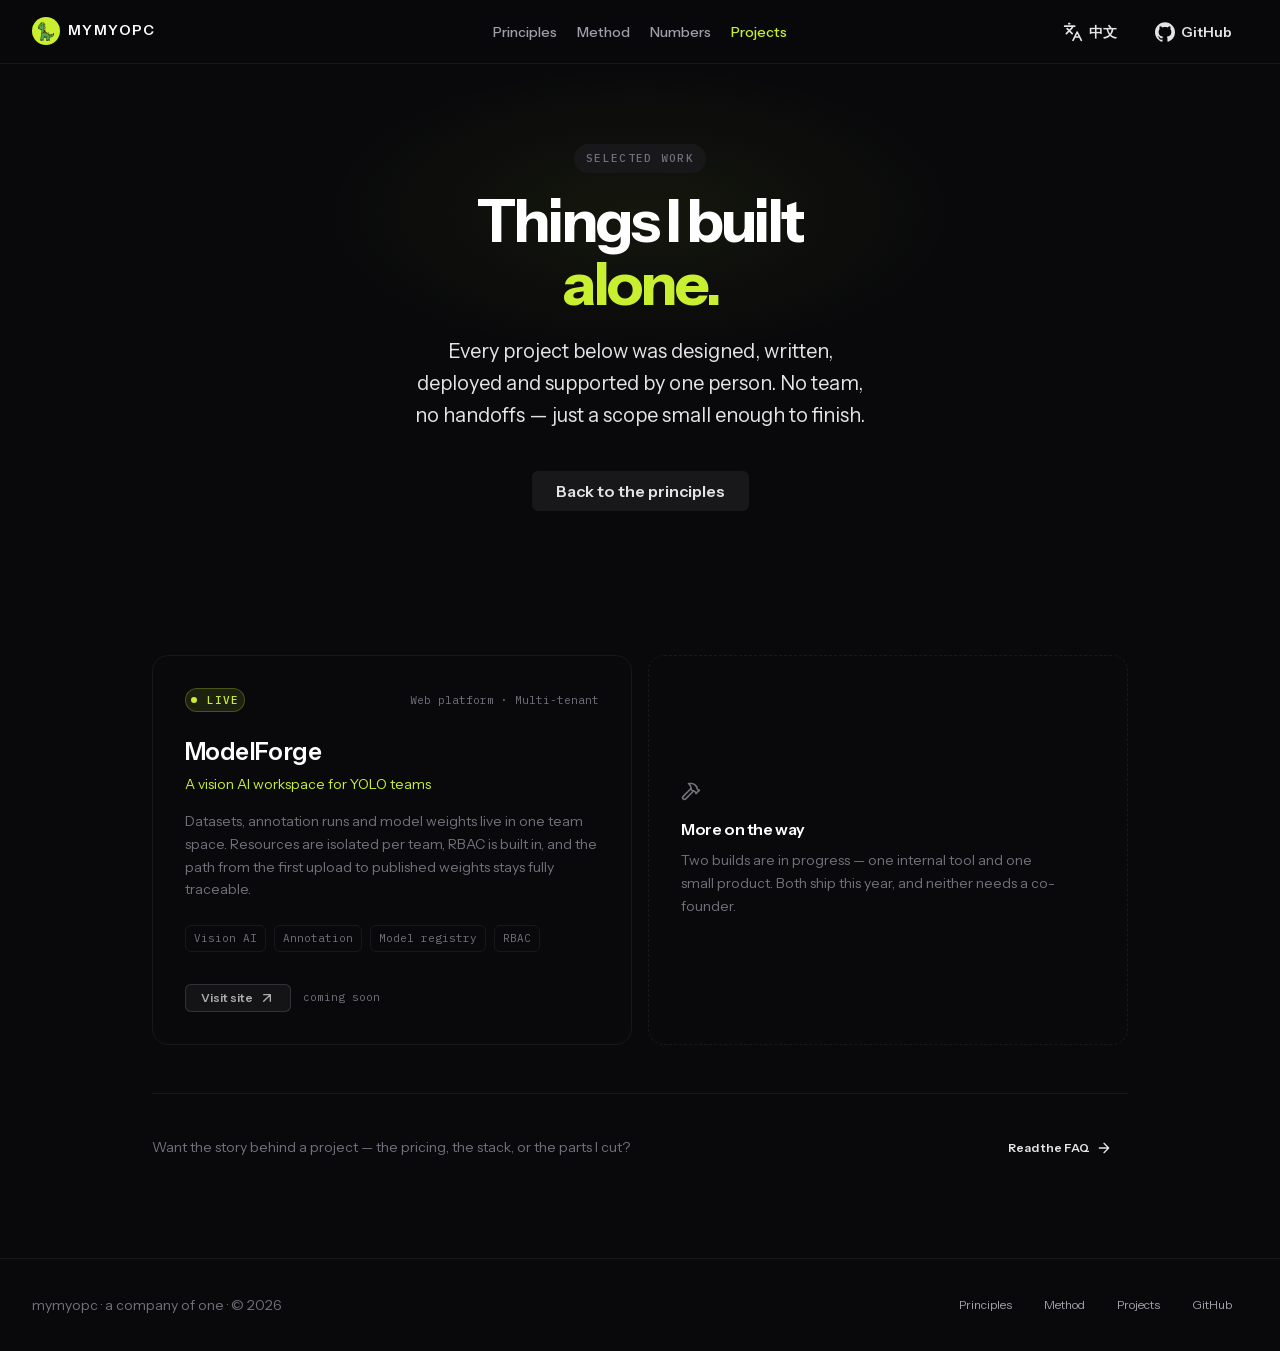
<file: projects/index.html>
<!DOCTYPE html><html  data-color-mode-forced="dark" lang="en"><head><meta charset="utf-8"><meta name="viewport" content="width=device-width, initial-scale=1"><title>Projects · mymyopc</title><script type="importmap">{"imports":{"#entry":"/_nuxt/D7Z8XfPq.js"}}</script><style id="nuxt-ui-colors">@layer theme {
  :root, :host {
  --ui-color-primary-50: var(--color-lime-50, oklch(98.6% 0.031 120.757));
  --ui-color-primary-100: var(--color-lime-100, oklch(96.7% 0.067 122.328));
  --ui-color-primary-200: var(--color-lime-200, oklch(93.8% 0.127 124.321));
  --ui-color-primary-300: var(--color-lime-300, oklch(89.7% 0.196 126.665));
  --ui-color-primary-400: var(--color-lime-400, oklch(84.1% 0.238 128.85));
  --ui-color-primary-500: var(--color-lime-500, oklch(76.8% 0.233 130.85));
  --ui-color-primary-600: var(--color-lime-600, oklch(64.8% 0.2 131.684));
  --ui-color-primary-700: var(--color-lime-700, oklch(53.2% 0.157 131.589));
  --ui-color-primary-800: var(--color-lime-800, oklch(45.3% 0.124 130.933));
  --ui-color-primary-900: var(--color-lime-900, oklch(40.5% 0.101 131.063));
  --ui-color-primary-950: var(--color-lime-950, oklch(27.4% 0.072 132.109));
  --ui-color-secondary-50: var(--color-blue-50, oklch(97% 0.014 254.604));
  --ui-color-secondary-100: var(--color-blue-100, oklch(93.2% 0.032 255.585));
  --ui-color-secondary-200: var(--color-blue-200, oklch(88.2% 0.059 254.128));
  --ui-color-secondary-300: var(--color-blue-300, oklch(80.9% 0.105 251.813));
  --ui-color-secondary-400: var(--color-blue-400, oklch(70.7% 0.165 254.624));
  --ui-color-secondary-500: var(--color-blue-500, oklch(62.3% 0.214 259.815));
  --ui-color-secondary-600: var(--color-blue-600, oklch(54.6% 0.245 262.881));
  --ui-color-secondary-700: var(--color-blue-700, oklch(48.8% 0.243 264.376));
  --ui-color-secondary-800: var(--color-blue-800, oklch(42.4% 0.199 265.638));
  --ui-color-secondary-900: var(--color-blue-900, oklch(37.9% 0.146 265.522));
  --ui-color-secondary-950: var(--color-blue-950, oklch(28.2% 0.091 267.935));
  --ui-color-success-50: var(--color-green-50, oklch(98.2% 0.018 155.826));
  --ui-color-success-100: var(--color-green-100, oklch(96.2% 0.044 156.743));
  --ui-color-success-200: var(--color-green-200, oklch(92.5% 0.084 155.995));
  --ui-color-success-300: var(--color-green-300, oklch(87.1% 0.15 154.449));
  --ui-color-success-400: var(--color-green-400, oklch(79.2% 0.209 151.711));
  --ui-color-success-500: var(--color-green-500, oklch(72.3% 0.219 149.579));
  --ui-color-success-600: var(--color-green-600, oklch(62.7% 0.194 149.214));
  --ui-color-success-700: var(--color-green-700, oklch(52.7% 0.154 150.069));
  --ui-color-success-800: var(--color-green-800, oklch(44.8% 0.119 151.328));
  --ui-color-success-900: var(--color-green-900, oklch(39.3% 0.095 152.535));
  --ui-color-success-950: var(--color-green-950, oklch(26.6% 0.065 152.934));
  --ui-color-info-50: var(--color-blue-50, oklch(97% 0.014 254.604));
  --ui-color-info-100: var(--color-blue-100, oklch(93.2% 0.032 255.585));
  --ui-color-info-200: var(--color-blue-200, oklch(88.2% 0.059 254.128));
  --ui-color-info-300: var(--color-blue-300, oklch(80.9% 0.105 251.813));
  --ui-color-info-400: var(--color-blue-400, oklch(70.7% 0.165 254.624));
  --ui-color-info-500: var(--color-blue-500, oklch(62.3% 0.214 259.815));
  --ui-color-info-600: var(--color-blue-600, oklch(54.6% 0.245 262.881));
  --ui-color-info-700: var(--color-blue-700, oklch(48.8% 0.243 264.376));
  --ui-color-info-800: var(--color-blue-800, oklch(42.4% 0.199 265.638));
  --ui-color-info-900: var(--color-blue-900, oklch(37.9% 0.146 265.522));
  --ui-color-info-950: var(--color-blue-950, oklch(28.2% 0.091 267.935));
  --ui-color-warning-50: var(--color-purple-50, oklch(97.7% 0.014 308.299));
  --ui-color-warning-100: var(--color-purple-100, oklch(94.6% 0.033 307.174));
  --ui-color-warning-200: var(--color-purple-200, oklch(90.2% 0.063 306.703));
  --ui-color-warning-300: var(--color-purple-300, oklch(82.7% 0.119 306.383));
  --ui-color-warning-400: var(--color-purple-400, oklch(71.4% 0.203 305.504));
  --ui-color-warning-500: var(--color-purple-500, oklch(62.7% 0.265 303.9));
  --ui-color-warning-600: var(--color-purple-600, oklch(55.8% 0.288 302.321));
  --ui-color-warning-700: var(--color-purple-700, oklch(49.6% 0.265 301.924));
  --ui-color-warning-800: var(--color-purple-800, oklch(43.8% 0.218 303.724));
  --ui-color-warning-900: var(--color-purple-900, oklch(38.1% 0.176 304.987));
  --ui-color-warning-950: var(--color-purple-950, oklch(29.1% 0.149 302.717));
  --ui-color-error-50: var(--color-red-50, oklch(97.1% 0.013 17.38));
  --ui-color-error-100: var(--color-red-100, oklch(93.6% 0.032 17.717));
  --ui-color-error-200: var(--color-red-200, oklch(88.5% 0.062 18.334));
  --ui-color-error-300: var(--color-red-300, oklch(80.8% 0.114 19.571));
  --ui-color-error-400: var(--color-red-400, oklch(70.4% 0.191 22.216));
  --ui-color-error-500: var(--color-red-500, oklch(63.7% 0.237 25.331));
  --ui-color-error-600: var(--color-red-600, oklch(57.7% 0.245 27.325));
  --ui-color-error-700: var(--color-red-700, oklch(50.5% 0.213 27.518));
  --ui-color-error-800: var(--color-red-800, oklch(44.4% 0.177 26.899));
  --ui-color-error-900: var(--color-red-900, oklch(39.6% 0.141 25.723));
  --ui-color-error-950: var(--color-red-950, oklch(25.8% 0.092 26.042));
  --ui-color-neutral-50: var(--color-zinc-50, oklch(98.5% 0 none));
  --ui-color-neutral-100: var(--color-zinc-100, oklch(96.7% 0.001 286.375));
  --ui-color-neutral-200: var(--color-zinc-200, oklch(92% 0.004 286.32));
  --ui-color-neutral-300: var(--color-zinc-300, oklch(87.1% 0.006 286.286));
  --ui-color-neutral-400: var(--color-zinc-400, oklch(70.5% 0.015 286.067));
  --ui-color-neutral-500: var(--color-zinc-500, oklch(55.2% 0.016 285.938));
  --ui-color-neutral-600: var(--color-zinc-600, oklch(44.2% 0.017 285.786));
  --ui-color-neutral-700: var(--color-zinc-700, oklch(37% 0.013 285.805));
  --ui-color-neutral-800: var(--color-zinc-800, oklch(27.4% 0.006 286.033));
  --ui-color-neutral-900: var(--color-zinc-900, oklch(21% 0.006 285.885));
  --ui-color-neutral-950: var(--color-zinc-950, oklch(14.1% 0.005 285.823));
  }
  :root, :host, .light {
  --ui-primary: var(--ui-color-primary-500);
  --ui-secondary: var(--ui-color-secondary-500);
  --ui-success: var(--ui-color-success-500);
  --ui-info: var(--ui-color-info-500);
  --ui-warning: var(--ui-color-warning-500);
  --ui-error: var(--ui-color-error-500);
  }
  .dark {
  --ui-primary: var(--ui-color-primary-400);
  --ui-secondary: var(--ui-color-secondary-400);
  --ui-success: var(--ui-color-success-400);
  --ui-info: var(--ui-color-info-400);
  --ui-warning: var(--ui-color-warning-400);
  --ui-error: var(--ui-color-error-400);
  }
}</style><link rel="stylesheet" href="/_nuxt/entry.QU2LWRkr.css" crossorigin><style>@layer base {:where(.i-lucide\:arrow-right){display:inline-block;width:1em;height:1em;background-color:currentColor;-webkit-mask-image:var(--svg);mask-image:var(--svg);-webkit-mask-repeat:no-repeat;mask-repeat:no-repeat;-webkit-mask-size:100% 100%;mask-size:100% 100%;--svg:url("data:image/svg+xml,%3Csvg xmlns='http://www.w3.org/2000/svg' viewBox='0 0 24 24' width='24' height='24'%3E%3Cpath fill='none' stroke='black' stroke-linecap='round' stroke-linejoin='round' stroke-width='2' d='M5 12h14m-7-7l7 7l-7 7'/%3E%3C/svg%3E")}:where(.i-lucide\:arrow-up-right){display:inline-block;width:1em;height:1em;background-color:currentColor;-webkit-mask-image:var(--svg);mask-image:var(--svg);-webkit-mask-repeat:no-repeat;mask-repeat:no-repeat;-webkit-mask-size:100% 100%;mask-size:100% 100%;--svg:url("data:image/svg+xml,%3Csvg xmlns='http://www.w3.org/2000/svg' viewBox='0 0 24 24' width='24' height='24'%3E%3Cpath fill='none' stroke='black' stroke-linecap='round' stroke-linejoin='round' stroke-width='2' d='M7 7h10v10M7 17L17 7'/%3E%3C/svg%3E")}:where(.i-lucide\:hammer){display:inline-block;width:1em;height:1em;background-color:currentColor;-webkit-mask-image:var(--svg);mask-image:var(--svg);-webkit-mask-repeat:no-repeat;mask-repeat:no-repeat;-webkit-mask-size:100% 100%;mask-size:100% 100%;--svg:url("data:image/svg+xml,%3Csvg xmlns='http://www.w3.org/2000/svg' viewBox='0 0 24 24' width='24' height='24'%3E%3Cg fill='none' stroke='black' stroke-linecap='round' stroke-linejoin='round' stroke-width='2'%3E%3Cpath d='m15 12l-9.373 9.373a1 1 0 0 1-3.001-3L12 9m6 6l4-4'/%3E%3Cpath d='m21.5 11.5l-1.914-1.914A2 2 0 0 1 19 8.172v-.344a2 2 0 0 0-.586-1.414l-1.657-1.657A6 6 0 0 0 12.516 3H9l1.243 1.243A6 6 0 0 1 12 8.485V10l2 2h1.172a2 2 0 0 1 1.414.586L18.5 14.5'/%3E%3C/g%3E%3C/svg%3E")}:where(.i-lucide\:languages){display:inline-block;width:1em;height:1em;background-color:currentColor;-webkit-mask-image:var(--svg);mask-image:var(--svg);-webkit-mask-repeat:no-repeat;mask-repeat:no-repeat;-webkit-mask-size:100% 100%;mask-size:100% 100%;--svg:url("data:image/svg+xml,%3Csvg xmlns='http://www.w3.org/2000/svg' viewBox='0 0 24 24' width='24' height='24'%3E%3Cpath fill='none' stroke='black' stroke-linecap='round' stroke-linejoin='round' stroke-width='2' d='m5 8l6 6m-7 0l6-6l2-3M2 5h12M7 2h1m14 20l-5-10l-5 10m2-4h6'/%3E%3C/svg%3E")}:where(.i-simple-icons\:github){display:inline-block;width:1em;height:1em;background-color:currentColor;-webkit-mask-image:var(--svg);mask-image:var(--svg);-webkit-mask-repeat:no-repeat;mask-repeat:no-repeat;-webkit-mask-size:100% 100%;mask-size:100% 100%;--svg:url("data:image/svg+xml,%3Csvg xmlns='http://www.w3.org/2000/svg' viewBox='0 0 24 24' width='24' height='24'%3E%3Cpath fill='black' d='M12 .297c-6.63 0-12 5.373-12 12c0 5.303 3.438 9.8 8.205 11.385c.6.113.82-.258.82-.577c0-.285-.01-1.04-.015-2.04c-3.338.724-4.042-1.61-4.042-1.61C4.422 18.07 3.633 17.7 3.633 17.7c-1.087-.744.084-.729.084-.729c1.205.084 1.838 1.236 1.838 1.236c1.07 1.835 2.809 1.305 3.495.998c.108-.776.417-1.305.76-1.605c-2.665-.3-5.466-1.332-5.466-5.93c0-1.31.465-2.38 1.235-3.22c-.135-.303-.54-1.523.105-3.176c0 0 1.005-.322 3.3 1.23c.96-.267 1.98-.399 3-.405c1.02.006 2.04.138 3 .405c2.28-1.552 3.285-1.23 3.285-1.23c.645 1.653.24 2.873.12 3.176c.765.84 1.23 1.91 1.23 3.22c0 4.61-2.805 5.625-5.475 5.92c.42.36.81 1.096.81 2.22c0 1.606-.015 2.896-.015 3.286c0 .315.21.69.825.57C20.565 22.092 24 17.592 24 12.297c0-6.627-5.373-12-12-12'/%3E%3C/svg%3E")}}</style><link rel="preload" as="fetch" crossorigin="anonymous" href="/projects/_payload.json?_b=8dd56c4e-d3de-44c0-a430-8011f4f9fbc2"><link rel="modulepreload" as="script" crossorigin href="/_nuxt/D7Z8XfPq.js"><link rel="modulepreload" as="script" crossorigin href="/_nuxt/BBbCFCSO.js"><link rel="modulepreload" as="script" crossorigin href="/_nuxt/Dfyab7Rd.js"><link rel="modulepreload" as="script" crossorigin href="/_nuxt/C_G3OcHj.js"><link rel="modulepreload" as="script" crossorigin href="/_nuxt/CzBlfNEw.js"><link rel="modulepreload" as="script" crossorigin href="/_nuxt/DK3Fl9T5.js"><link rel="modulepreload" as="script" crossorigin href="/_nuxt/D4hqxIl8.js"><link rel="modulepreload" as="script" crossorigin href="/_nuxt/BfDH_gI_.js"><link rel="modulepreload" as="script" crossorigin href="/_nuxt/BW3xJdEx.js"><link rel="modulepreload" as="script" crossorigin href="/_nuxt/BjNB8FPg.js"><link rel="modulepreload" as="script" crossorigin href="/_nuxt/DkxBAcsl.js"><link rel="modulepreload" as="script" crossorigin href="/_nuxt/BnDTbt6S.js"><link rel="modulepreload" as="script" crossorigin href="/_nuxt/BjhIELVi.js"><link rel="modulepreload" as="script" crossorigin href="/_nuxt/BAVffba3.js"><link rel="modulepreload" as="script" crossorigin href="/_nuxt/bW6NxFOP.js"><link rel="modulepreload" as="script" crossorigin href="/_nuxt/DhVyroNF.js"><link rel="modulepreload" as="script" crossorigin href="/_nuxt/DWEoD8ZB.js"><link rel="modulepreload" as="script" crossorigin href="/_nuxt/Bng2rRDf.js"><link rel="modulepreload" as="script" crossorigin href="/_nuxt/DHihWhf5.js"><link rel="modulepreload" as="script" crossorigin href="/_nuxt/UYXeIHh2.js"><link rel="modulepreload" as="script" crossorigin href="/_nuxt/jImVLaH9.js"><link rel="modulepreload" as="script" crossorigin href="/_nuxt/C4485Qyr.js"><link rel="modulepreload" as="script" crossorigin href="/_nuxt/BbwzgmS-.js"><link rel="modulepreload" as="script" crossorigin href="/_nuxt/CGM_xIpj.js"><link rel="modulepreload" as="script" crossorigin href="/_nuxt/DcRw1J44.js"><link rel="modulepreload" as="script" crossorigin href="/_nuxt/B21epHFn.js"><link rel="modulepreload" as="script" crossorigin href="/_nuxt/DrNjrgyc.js"><link rel="modulepreload" as="script" crossorigin href="/_nuxt/CwSJiHjY.js"><link rel="modulepreload" as="script" crossorigin href="/_nuxt/foHZe_-E.js"><link rel="modulepreload" as="script" crossorigin href="/_nuxt/CjLxVcni.js"><link rel="modulepreload" as="script" crossorigin href="/_nuxt/Ds6gLSN4.js"><link rel="modulepreload" as="script" crossorigin href="/_nuxt/1E9IUVcI.js"><script type="module" src="/_nuxt/D7Z8XfPq.js" crossorigin></script><link rel="prefetch" as="script" crossorigin href="/_nuxt/D2e03t5g.js"><link rel="prefetch" as="script" crossorigin href="/_nuxt/XpHKZPnj.js"><link rel="prefetch" as="script" crossorigin href="/_nuxt/C_iaTTGV.js"><link rel="prefetch" as="script" crossorigin href="/_nuxt/j9c7h3F7.js"><link rel="prefetch" as="script" crossorigin href="/_nuxt/Dca6Nd8O.js"><link rel="prefetch" as="script" crossorigin href="/_nuxt/Dfm4Qa7V.js"><link rel="prefetch" as="style" crossorigin href="/_nuxt/error-404.CJajpic4.css"><link rel="prefetch" as="script" crossorigin href="/_nuxt/9BNzSkCD.js"><link rel="prefetch" as="style" crossorigin href="/_nuxt/error-500.Bww9vo5r.css"><link rel="prefetch" as="script" crossorigin href="/_nuxt/CLSKQoej.js"><meta name="theme-color" content="#09090b"><link rel="icon" href="/favicon.ico" sizes="any"><link rel="icon" type="image/png" href="/favicon-32.png" sizes="32x32"><link rel="icon" type="image/png" href="/favicon-16.png" sizes="16x16"><link rel="apple-touch-icon" href="/apple-touch-icon.png"><link rel="alternate" hreflang="en" href="/projects"><link rel="alternate" hreflang="zh" href="/zh/projects"><link rel="alternate" hreflang="x-default" href="/projects"><meta property="og:image" content="/brand/mymyopc-badge-512.png"><meta name="twitter:card" content="summary"><meta property="og:title" content="Projects · mymyopc"><meta name="description" content="Products I designed, built and shipped alone — starting with ModelForge, a vision AI workspace for YOLO workflows."><meta property="og:description" content="Products I designed, built and shipped alone — starting with ModelForge, a vision AI workspace for YOLO workflows."><script>"use strict";(()=>{const o=window,e=document.documentElement,c=["dark","light"],s=getStorageValue("localStorage","nuxt-color-mode")||"system";let r=s==="system"?f():s;const l=e.getAttribute("data-color-mode-forced");l&&(r=l),i(r),o["__NUXT_COLOR_MODE__"]={preference:s,value:r,getColorScheme:f,addColorScheme:i,removeColorScheme:d};function i(t){const a=""+t+"",n="";e.classList?e.classList.add(a):e.className+=" "+a,n&&e.setAttribute("data-"+n,t)}function d(t){const a=""+t+"",n="";e.classList?e.classList.remove(a):e.className=e.className.replace(new RegExp(a,"g"),""),n&&e.removeAttribute("data-"+n)}function u(t){return o.matchMedia("(prefers-color-scheme"+t+")")}function f(){if(o.matchMedia&&u("").media!=="not all"){for(const t of c)if(u(":"+t).matches)return t}return"light"}})();function getStorageValue(o,e){switch(o){case"localStorage":try{return window.localStorage.getItem(e)}catch{return null}case"sessionStorage":try{return window.sessionStorage.getItem(e)}catch{return null}case"cookie":try{return getCookie(e)}catch{return null}default:return null}}function getCookie(o){const c=("; "+window.document.cookie).split("; "+o+"=");if(c.length===2){const s=c.pop();return s?s.split(";").shift():null}}</script></head><body><div id="__nuxt" class="isolate"><!--[--><!--[--><!--[--><!--[--><!--[--><!--[--><!----><!----><!----><header data-slot="root" class="bg-default/75 backdrop-blur-sm border-b border-default h-(--ui-header-height) sticky top-0 z-50"><!--[--><!--]--><div class="w-full max-w-(--ui-container) mx-auto px-4 sm:px-6 lg:px-8 flex items-center justify-between gap-3 h-full" data-slot="container"><!--[--><div data-slot="left" class="lg:flex-1 flex items-center gap-1.5"><!----><!--[--><a href="/" class="focus-visible:outline-3 outline-primary/25 rounded-md p-1 -ms-1"><span class="inline-flex items-center gap-2 leading-none"><span class="flex shrink-0 items-center justify-center overflow-hidden bg-brand rounded-full size-7"><img src="/brand/dino-256.png" alt="" draggable="false" class="h-[68%] w-auto translate-y-[5%] select-none"></span><span class="pb-[1px] text-sm font-semibold tracking-[0.1em] text-highlighted">MYMYOPC</span></span></a><!--]--></div><div data-slot="center" class="hidden lg:flex"><!--[--><!--[--><!----><!----><nav data-slot="root" class="relative flex gap-1.5 [&amp;&gt;div]:min-w-0 items-center justify-between" data-orientation="horizontal" dir="ltr" data-reka-navigation-menu><!--[--><!--[--><!--]--><!--[--><!--[--><div style="position:relative;"><ul data-slot="list" class="isolate min-w-0 flex items-center" data-orientation="horizontal"><!--[--><!--[--><li data-menu-item data-slot="item" class="min-w-0 py-2"><!--[--><!--[--><a href="/#principles" data-reka-collection-item data-slot="link" class="group relative w-full flex items-center gap-1.5 font-medium text-sm before:absolute before:z-[-1] before:rounded-md focus:outline-none focus-visible:outline-none focus-visible:before:outline-3 before:outline-primary/25 px-2.5 py-1.5 before:inset-x-px before:inset-y-0 text-muted hover:text-highlighted transition-colors data-[state=open]:text-highlighted"><!--[--><!--[--><!--[--><!----><!--]--><span data-slot="linkLabel" class="truncate"><!--[-->Principles<!--]--><!----></span><!----><!--]--><!--]--></a><!----><!--]--><!----><!--]--></li><li data-menu-item data-slot="item" class="min-w-0 py-2"><!--[--><!--[--><a href="/#method" data-reka-collection-item data-slot="link" class="group relative w-full flex items-center gap-1.5 font-medium text-sm before:absolute before:z-[-1] before:rounded-md focus:outline-none focus-visible:outline-none focus-visible:before:outline-3 before:outline-primary/25 px-2.5 py-1.5 before:inset-x-px before:inset-y-0 text-muted hover:text-highlighted transition-colors data-[state=open]:text-highlighted"><!--[--><!--[--><!--[--><!----><!--]--><span data-slot="linkLabel" class="truncate"><!--[-->Method<!--]--><!----></span><!----><!--]--><!--]--></a><!----><!--]--><!----><!--]--></li><li data-menu-item data-slot="item" class="min-w-0 py-2"><!--[--><!--[--><a href="/#metrics" data-reka-collection-item data-slot="link" class="group relative w-full flex items-center gap-1.5 font-medium text-sm before:absolute before:z-[-1] before:rounded-md focus:outline-none focus-visible:outline-none focus-visible:before:outline-3 before:outline-primary/25 px-2.5 py-1.5 before:inset-x-px before:inset-y-0 text-muted hover:text-highlighted transition-colors data-[state=open]:text-highlighted"><!--[--><!--[--><!--[--><!----><!--]--><span data-slot="linkLabel" class="truncate"><!--[-->Numbers<!--]--><!----></span><!----><!--]--><!--]--></a><!----><!--]--><!----><!--]--></li><li data-menu-item data-slot="item" class="min-w-0 py-2"><!--[--><!--[--><a href="/projects" data-reka-collection-item data-active aria-current="page" data-slot="link" class="group relative w-full flex items-center gap-1.5 font-medium text-sm before:absolute before:z-[-1] before:rounded-md focus:outline-none focus-visible:outline-none focus-visible:before:outline-3 before:outline-primary/25 px-2.5 py-1.5 before:inset-x-px before:inset-y-0 text-primary"><!--[--><!--[--><!--[--><!----><!--]--><span data-slot="linkLabel" class="truncate"><!--[-->Projects<!--]--><!----></span><!----><!--]--><!--]--></a><!----><!--]--><!----><!--]--></li><!--]--><!--]--></ul></div><!----><!--]--><!--]--><!--[--><!--]--><div data-slot="viewportWrapper" class="absolute top-full start-0 flex w-full justify-center"><!----><!----></div><!--]--></nav><!--]--><!--]--></div><div data-slot="right" class="flex items-center justify-end lg:flex-1 gap-1.5"><!--[--><a href="/zh/projects" rel="alternate" data-slot="base" aria-label="切换到中文" title="切换到中文" hreflang="zh" class="rounded-md inline-flex items-center disabled:cursor-not-allowed aria-disabled:cursor-not-allowed disabled:opacity-75 aria-disabled:opacity-75 font-semibold transition-all duration-200 py-1.5 text-sm gap-1.5 text-default hover:bg-elevated active:bg-elevated outline-inverted/25 focus-visible:outline-3 hover:disabled:bg-transparent dark:hover:disabled:bg-transparent hover:aria-disabled:bg-transparent dark:hover:aria-disabled:bg-transparent px-4"><!--[--><!--[--><span class="iconify i-lucide:languages shrink-0 size-5" aria-hidden="true" style="" data-slot="leadingIcon"></span><!--]--><!--[--><span data-slot="label" class="truncate">中文</span><!--]--><!--[--><!----><!--]--><!--]--></a><a href="https://github.com/muchengdong/mymyopc_homepage" rel="noopener noreferrer" target="_blank" data-slot="base" class="rounded-md items-center disabled:cursor-not-allowed aria-disabled:cursor-not-allowed disabled:opacity-75 aria-disabled:opacity-75 font-semibold transition-all duration-200 py-1.5 text-sm gap-1.5 text-default hover:bg-elevated active:bg-elevated outline-inverted/25 focus-visible:outline-3 hover:disabled:bg-transparent dark:hover:disabled:bg-transparent hover:aria-disabled:bg-transparent dark:hover:aria-disabled:bg-transparent px-4 hidden lg:flex"><!--[--><!--[--><span class="iconify i-simple-icons:github shrink-0 size-5" aria-hidden="true" style="" data-slot="leadingIcon"></span><!--]--><!--[--><span data-slot="label" class="truncate">GitHub</span><!--]--><!--[--><!----><!--]--><!--]--></a><!--]--><!--[--><button type="button" data-slot="base" aria-label="Open navigation" aria-expanded="false" class="rounded-md inline-flex items-center disabled:cursor-not-allowed aria-disabled:cursor-not-allowed disabled:opacity-75 aria-disabled:opacity-75 font-semibold transition-all duration-200 text-xs gap-1.5 text-default hover:bg-elevated active:bg-elevated outline-inverted/25 focus-visible:outline-3 hover:disabled:bg-transparent dark:hover:disabled:bg-transparent hover:aria-disabled:bg-transparent dark:hover:aria-disabled:bg-transparent p-1.5 lg:hidden -me-1.5"><!--[--><!--[--><!----><!--]--><!--[--><svg xmlns="http://www.w3.org/2000/svg" class="size-5" viewBox="0 0 24 24" fill="none" stroke="currentColor" stroke-width="2" stroke-linecap="round" stroke-linejoin="round"><line x1="4" y1="6" x2="20" y2="6" tabindex="-1"></line><line x1="4" y1="12" x2="20" y2="12" tabindex="-1"></line><line x1="4" y1="18" x2="20" y2="18" tabindex="-1"></line></svg><!--]--><!--[--><!----><!--]--><!--]--></button><!--]--></div><!--]--></div><!--[--><!--]--></header><!----><!--]--><main class="min-h-[calc(100vh-var(--ui-header-height))]"><!--[--><div><div data-orientation="vertical" data-slot="root" class="relative isolate pb-12 sm:pb-16"><!--[--><div class="pointer-events-none absolute left-1/2 -translate-x-1/2 top-0 w-1/2 h-1/2" style="background:radial-gradient(ellipse at center, color-mix(in oklch, var(--ui-primary) 6%, transparent) 0%, transparent 70%);"></div><!--]--><div class="w-full max-w-(--ui-container) mx-auto px-4 sm:px-6 lg:px-8 flex flex-col lg:grid sm:py-32 gap-16 sm:gap-y-24 relative z-10 py-14 lg:py-20" data-slot="container"><!--[--><div data-slot="wrapper" class="text-center flex flex-col items-center"><div data-slot="header" class=""><!--[--><div data-slot="headline" class="mb-4 justify-center"><!--[--><div style="opacity:0;transform:translateY(16px);"><span data-slot="base" class="font-medium inline-flex items-center gap-1 bg-elevated rounded-full px-3 py-1.5 font-mono text-[11px] tracking-[0.12em] uppercase text-dimmed"><!--[--><!----><!--]--><!--[--><span data-slot="label" class="truncate">Selected work</span><!--]--><!--[--><!----><!--]--></span></div><!--]--></div><h1 data-slot="title" class="text-5xl text-pretty font-bold text-highlighted sm:text-5xl lg:text-6xl tracking-tighter leading-[1.05]"><!--[--><span class="inline-block" style="opacity:0;transform:translateY(16px);">Things I built <br><span class="text-primary">alone.</span></span><!--]--></h1><div data-slot="description" class="sm:text-xl/8 text-balance mt-5 max-w-xl mx-auto text-base leading-relaxed text-default"><!--[--><span class="inline-block" style="opacity:0;transform:translateY(16px);">Every project below was designed, written, deployed and supported by one person. No team, no handoffs — just a scope small enough to finish.</span><!--]--></div><!--]--></div><!----><div data-slot="footer" class="mt-10"><!--[--><div data-slot="links" class="flex flex-wrap justify-center gap-3"><!--[--><div class="flex flex-wrap justify-center gap-3" style="opacity:0;transform:translateY(16px);"><!--[--><a href="/" data-slot="base" class="rounded-md inline-flex items-center disabled:cursor-not-allowed aria-disabled:cursor-not-allowed disabled:opacity-75 aria-disabled:opacity-75 font-semibold transition-all duration-200 py-2 text-base gap-2 text-default bg-elevated hover:bg-accented/75 active:bg-accented/75 outline-inverted/25 focus-visible:outline-3 disabled:bg-elevated aria-disabled:bg-elevated px-6"><!--[--><!--[--><!----><!--]--><!--[--><span data-slot="label" class="truncate">Back to the principles</span><!--]--><!--[--><!----><!--]--><!--]--></a><!--]--></div><!--]--></div><!--]--></div></div><!----><!--]--></div><!--[--><!--]--></div><section class="mx-auto max-w-5xl px-4 pb-24 sm:px-6"><div class="grid grid-cols-1 gap-4 lg:grid-cols-2"><!--[--><div style="opacity:0;"><article class="flex h-full flex-col rounded-2xl border border-default bg-default p-7 sm:p-8"><div class="flex items-center justify-between gap-4"><span data-slot="base" class="font-medium inline-flex items-center px-1.5 py-1 gap-1 bg-primary/10 text-primary ring ring-inset ring-primary/25 rounded-full font-mono text-[11px] uppercase tracking-[0.1em]"><!--[--><!----><!--]--><!--[--><span class="mr-1.5 inline-block size-1.5 rounded-full bg-primary"></span> Live<!--]--><!--[--><!----><!--]--></span><span class="font-mono text-[11px] text-dimmed">Web platform · Multi-tenant</span></div><h2 class="mt-6 text-2xl font-semibold tracking-tight text-highlighted">ModelForge</h2><p class="mt-1.5 text-sm text-primary">A vision AI workspace for YOLO teams</p><p class="mt-4 text-sm leading-relaxed text-dimmed">Datasets, annotation runs and model weights live in one team space. Resources are isolated per team, RBAC is built in, and the path from the first upload to published weights stays fully traceable.</p><div class="mt-6 flex flex-wrap gap-2"><!--[--><span class="rounded-md border border-default px-2 py-1 font-mono text-[11px] text-dimmed">Vision AI</span><span class="rounded-md border border-default px-2 py-1 font-mono text-[11px] text-dimmed">Annotation</span><span class="rounded-md border border-default px-2 py-1 font-mono text-[11px] text-dimmed">Model registry</span><span class="rounded-md border border-default px-2 py-1 font-mono text-[11px] text-dimmed">RBAC</span><!--]--></div><div class="mt-auto flex items-center gap-3 pt-8"><!--[--><button type="button" disabled data-slot="base" class="rounded-md inline-flex items-center disabled:cursor-not-allowed aria-disabled:cursor-not-allowed disabled:opacity-75 aria-disabled:opacity-75 font-semibold transition-all duration-200 py-1.5 text-xs gap-1.5 ring ring-inset ring-accented text-default bg-elevated hover:bg-accented/75 active:bg-accented/75 disabled:bg-elevated aria-disabled:bg-elevated outline-inverted/25 focus-visible:outline-3 focus-visible:ring-inverted px-4"><!--[--><!--[--><!----><!--]--><!--[--><span data-slot="label" class="truncate">Visit site</span><!--]--><!--[--><span class="iconify i-lucide:arrow-up-right shrink-0 size-4" aria-hidden="true" style="" data-slot="trailingIcon"></span><!--]--><!--]--></button><span class="font-mono text-[11px] text-dimmed">coming soon</span><!--]--></div></article></div><!--]--><div style="opacity:0;"><div class="flex h-full flex-col justify-center rounded-2xl border border-dashed border-default p-7 sm:p-8"><span class="iconify i-lucide:hammer size-5 text-dimmed" aria-hidden="true" style=""></span><h2 class="mt-4 text-base font-semibold tracking-tight text-highlighted">More on the way</h2><p class="mt-2 max-w-sm text-sm leading-relaxed text-dimmed">Two builds are in progress — one internal tool and one small product. Both ship this year, and neither needs a co-founder.</p></div></div></div><div class="mt-12 flex flex-col items-center gap-4 border-t border-default pt-10 text-center sm:flex-row sm:justify-between sm:text-left" style="opacity:0;transform:translateY(16px);"><p class="max-w-xl text-sm leading-relaxed text-dimmed">Want the story behind a project — the pricing, the stack, or the parts I cut?</p><a href="/#faq" data-slot="base" class="rounded-md inline-flex items-center disabled:cursor-not-allowed aria-disabled:cursor-not-allowed disabled:opacity-75 aria-disabled:opacity-75 font-semibold transition-all duration-200 py-1.5 text-xs gap-1.5 text-default hover:bg-elevated active:bg-elevated outline-inverted/25 focus-visible:outline-3 hover:disabled:bg-transparent dark:hover:disabled:bg-transparent hover:aria-disabled:bg-transparent dark:hover:aria-disabled:bg-transparent px-4"><!--[--><!--[--><!----><!--]--><!--[--><span data-slot="label" class="truncate">Read the FAQ</span><!--]--><!--[--><span class="iconify i-lucide:arrow-right shrink-0 size-4" aria-hidden="true" style="" data-slot="trailingIcon"></span><!--]--><!--]--></a></div></section></div><!--]--></main><footer data-slot="root"><!----><div class="w-full max-w-(--ui-container) mx-auto px-4 sm:px-6 lg:px-8 py-8 lg:flex lg:items-center lg:justify-between lg:gap-x-3 border-t border-default lg:py-8" data-slot="container"><!--[--><div data-slot="right" class="lg:flex-1 flex items-center justify-center lg:justify-end lg:order-3 gap-x-0 flex-wrap"><!--[--><!--[--><a href="/#principles" data-slot="base" class="rounded-md inline-flex items-center disabled:cursor-not-allowed aria-disabled:cursor-not-allowed disabled:opacity-75 aria-disabled:opacity-75 transition-all duration-200 py-1.5 text-xs gap-1.5 text-muted hover:text-default active:text-default disabled:text-muted aria-disabled:text-muted outline-inverted/25 focus-visible:outline-3 px-4 font-light"><!--[--><!--[--><!----><!--]--><!--[--><span data-slot="label" class="truncate">Principles</span><!--]--><!--[--><!----><!--]--><!--]--></a><a href="/#method" data-slot="base" class="rounded-md inline-flex items-center disabled:cursor-not-allowed aria-disabled:cursor-not-allowed disabled:opacity-75 aria-disabled:opacity-75 transition-all duration-200 py-1.5 text-xs gap-1.5 text-muted hover:text-default active:text-default disabled:text-muted aria-disabled:text-muted outline-inverted/25 focus-visible:outline-3 px-4 font-light"><!--[--><!--[--><!----><!--]--><!--[--><span data-slot="label" class="truncate">Method</span><!--]--><!--[--><!----><!--]--><!--]--></a><a href="/projects" data-slot="base" class="rounded-md inline-flex items-center disabled:cursor-not-allowed aria-disabled:cursor-not-allowed disabled:opacity-75 aria-disabled:opacity-75 transition-all duration-200 py-1.5 text-xs gap-1.5 text-muted hover:text-default active:text-default disabled:text-muted aria-disabled:text-muted outline-inverted/25 focus-visible:outline-3 px-4 font-light"><!--[--><!--[--><!----><!--]--><!--[--><span data-slot="label" class="truncate">Projects</span><!--]--><!--[--><!----><!--]--><!--]--></a><a href="https://github.com/muchengdong/mymyopc_homepage" rel="noopener noreferrer" target="_blank" data-slot="base" class="rounded-md inline-flex items-center disabled:cursor-not-allowed aria-disabled:cursor-not-allowed disabled:opacity-75 aria-disabled:opacity-75 transition-all duration-200 py-1.5 text-xs gap-1.5 text-muted hover:text-default active:text-default disabled:text-muted aria-disabled:text-muted outline-inverted/25 focus-visible:outline-3 px-4 font-light"><!--[--><!--[--><!----><!--]--><!--[--><span data-slot="label" class="truncate">GitHub</span><!--]--><!--[--><!----><!--]--><!--]--></a><!--]--><!--]--></div><div data-slot="center" class="mt-3 lg:mt-0 lg:order-2 flex items-center justify-center"><!--[--><!--]--></div><div data-slot="left" class="flex items-center justify-center lg:justify-start lg:flex-1 gap-x-1.5 mt-3 lg:mt-0 lg:order-1"><!--[--><p class="text-sm text-dimmed"> mymyopc · a company of one · © 2026</p><!--]--></div><!--]--></div><!----></footer><!--]--><!--]--><!--[--><!--]--><!--v-if--><!--]--><!--[--><!--]--><!--]--><!--]--></div><div id="teleports"></div><script>window.__NUXT__={};window.__NUXT__.config={public:{siteUrl:"",mdc:{components:{prose:true,map:{accordion:"ProseAccordion","accordion-item":"ProseAccordionItem",badge:"ProseBadge",callout:"ProseCallout",card:"ProseCard","card-group":"ProseCardGroup",caution:"ProseCaution","code-collapse":"ProseCodeCollapse","code-group":"ProseCodeGroup","code-icon":"ProseCodeIcon","code-preview":"ProseCodePreview","code-tree":"ProseCodeTree",collapsible:"ProseCollapsible",field:"ProseField","field-group":"ProseFieldGroup",icon:"ProseIcon",kbd:"ProseKbd",note:"ProseNote",prompt:"ProsePrompt",steps:"ProseSteps",tabs:"ProseTabs","tabs-item":"ProseTabsItem",tip:"ProseTip",warning:"ProseWarning"},customElements:[]},headings:{anchorLinks:{h1:false,h2:true,h3:true,h4:true,h5:false,h6:false}},highlight:{theme:{light:"material-theme-lighter",default:"material-theme",dark:"material-theme-palenight"},noApiRoute:false,highlighter:"shiki",shikiEngine:"oniguruma",langs:["js","jsx","json","ts","tsx","vue","css","html","bash","md","mdc","yaml"]}},content:{wsUrl:""}},app:{baseURL:"/",buildId:"8dd56c4e-d3de-44c0-a430-8011f4f9fbc2",buildAssetsDir:"/_nuxt/",cdnURL:""}}</script><script type="application/json" data-nuxt-data="nuxt-app" data-ssr="true" id="__NUXT_DATA__" data-src="/projects/_payload.json?_b=8dd56c4e-d3de-44c0-a430-8011f4f9fbc2">[{"state":1,"once":8,"_errors":9,"serverRendered":6,"path":11,"prerenderedAt":12},["Reactive",2],{"$scolor-mode":3,"$stoasts":7},{"preference":4,"value":5,"unknown":6,"forced":6},"system","dark",true,[],["Set"],["ShallowReactive",10],{"projects-en":-1},"\u002Fprojects",1794057859720]</script></body></html>
</file>
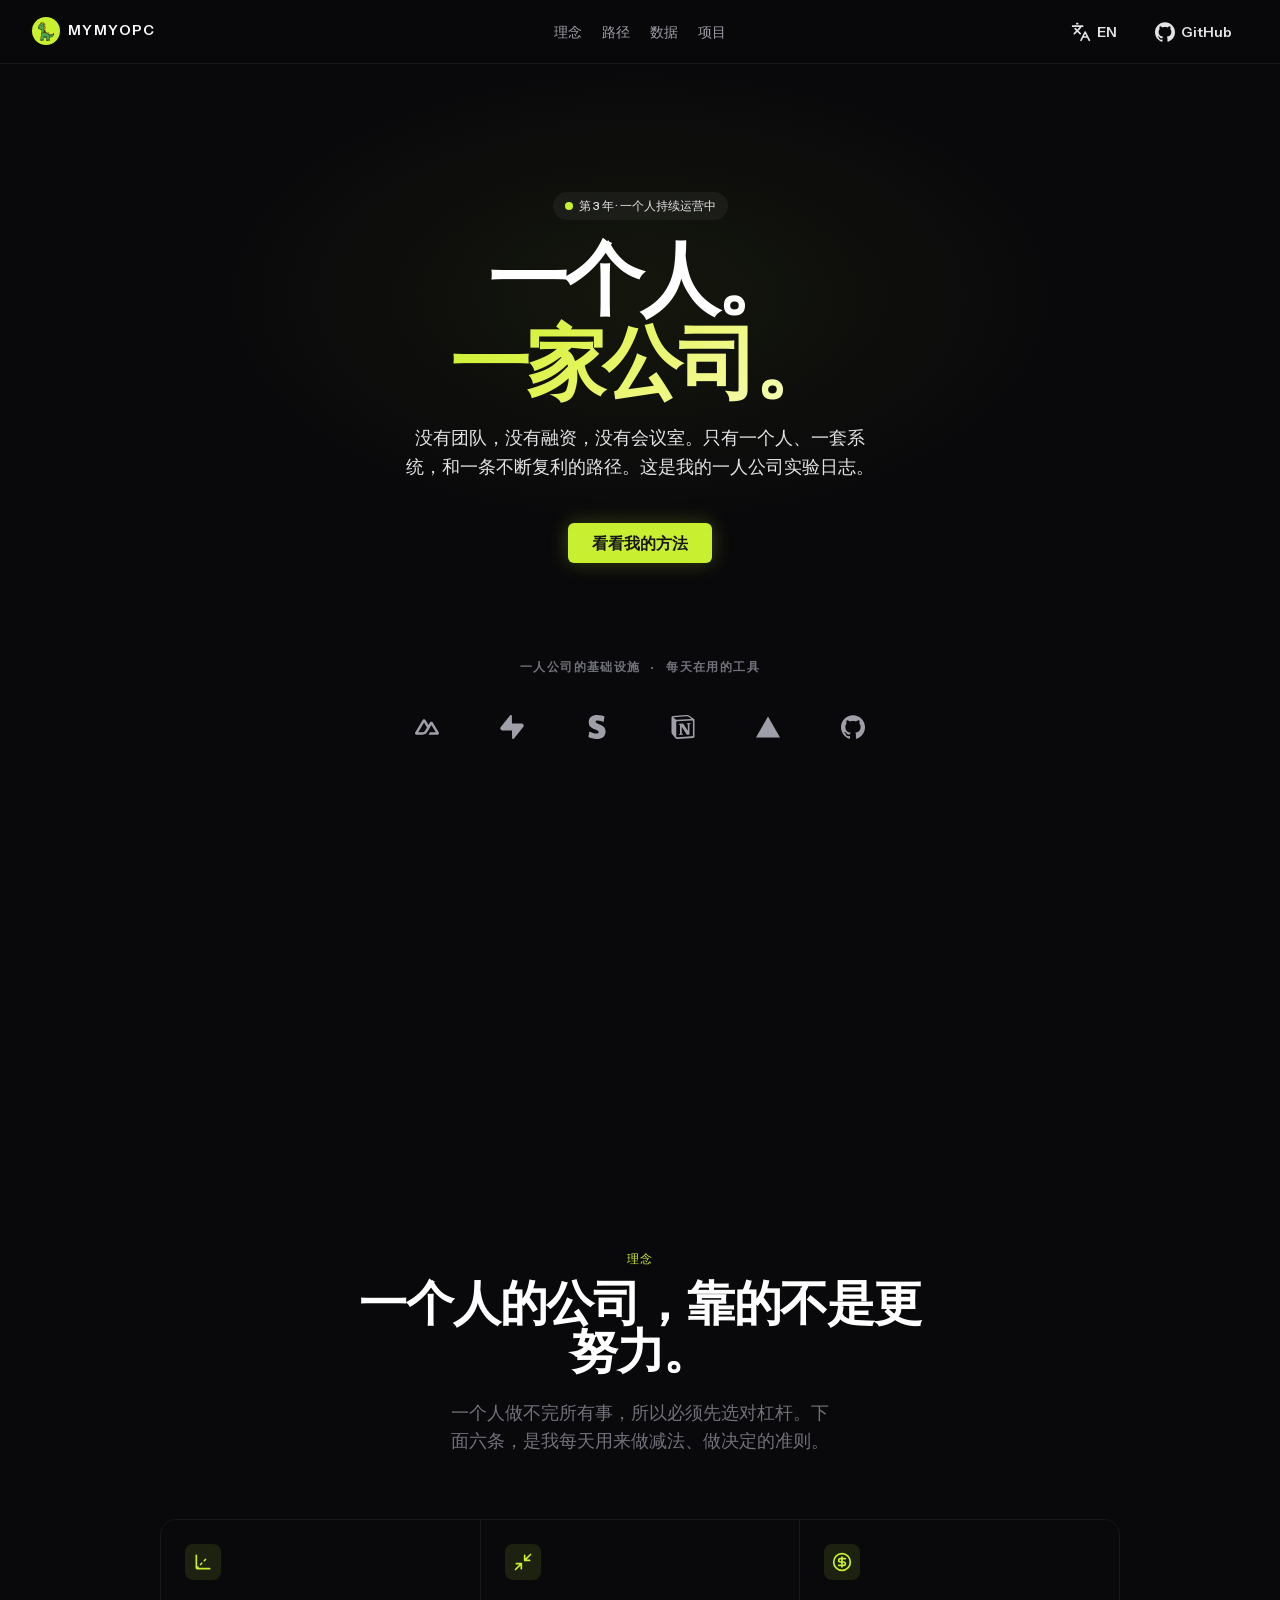
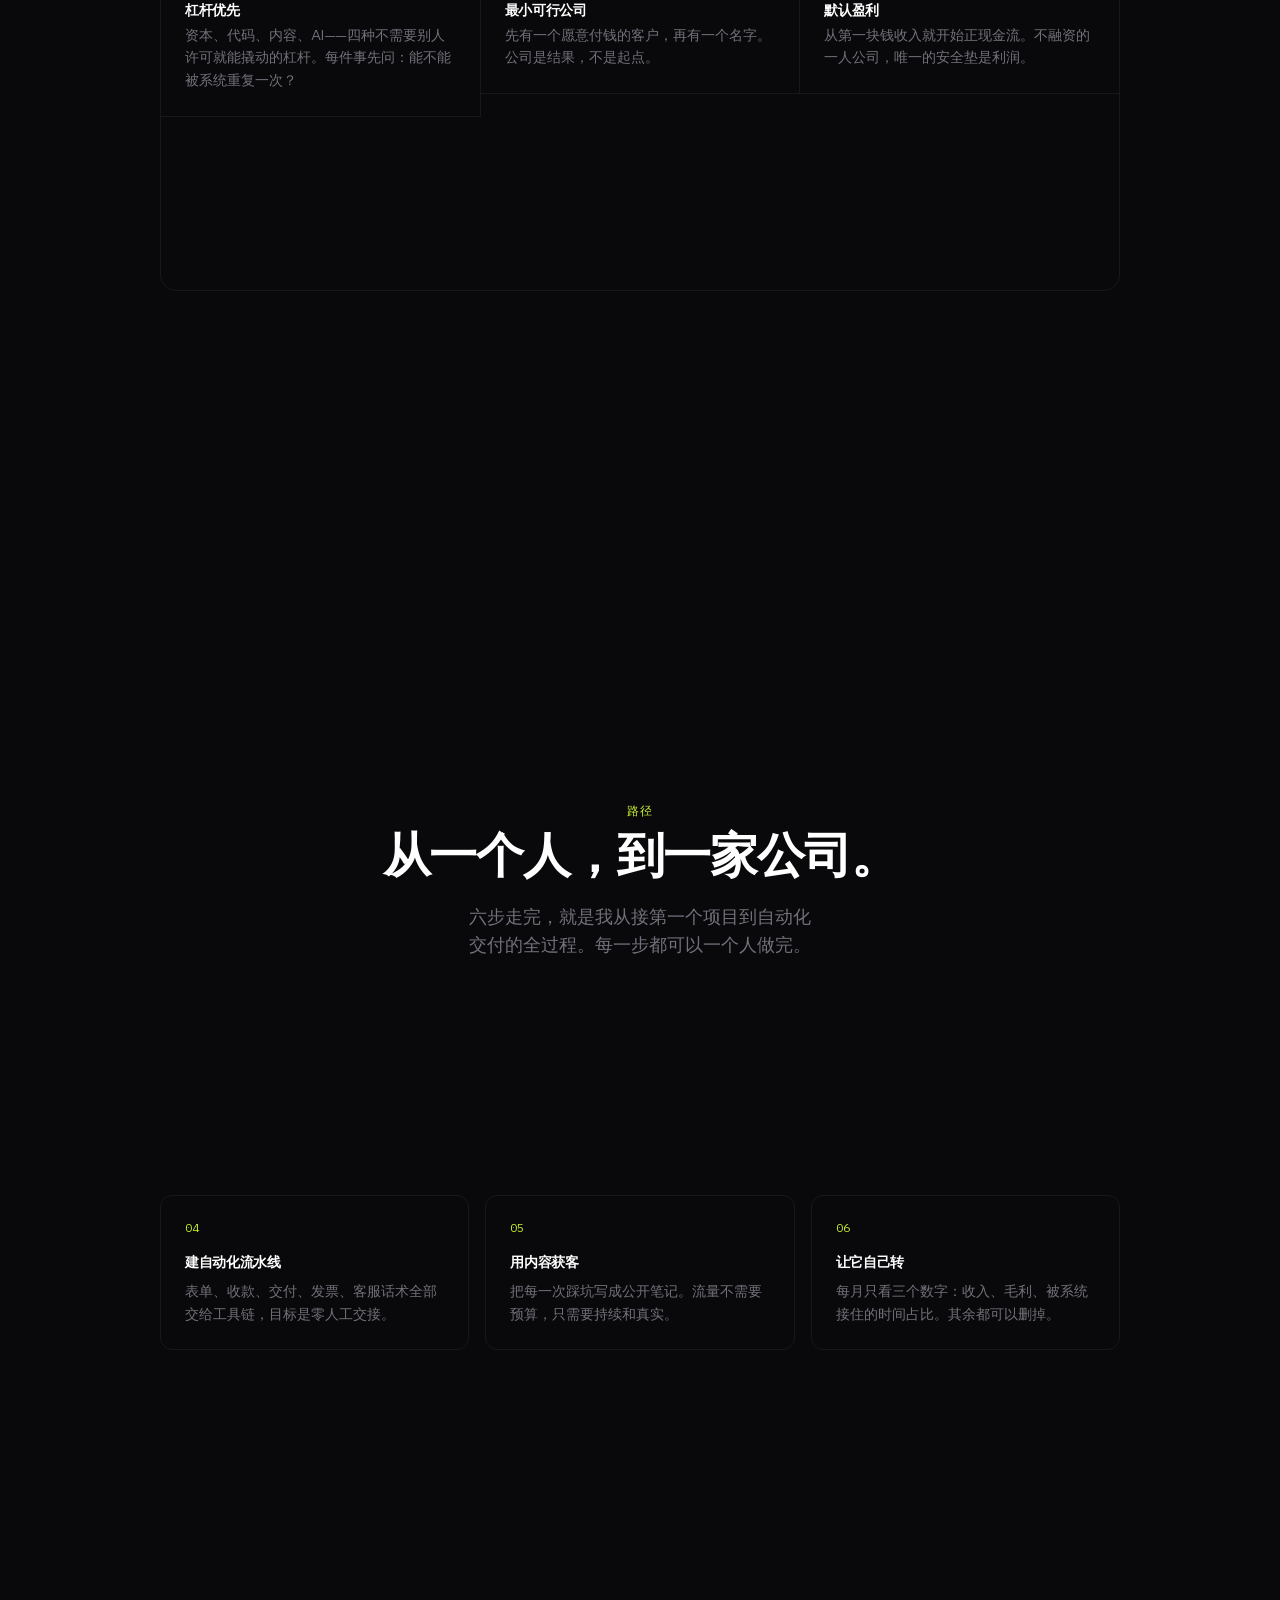
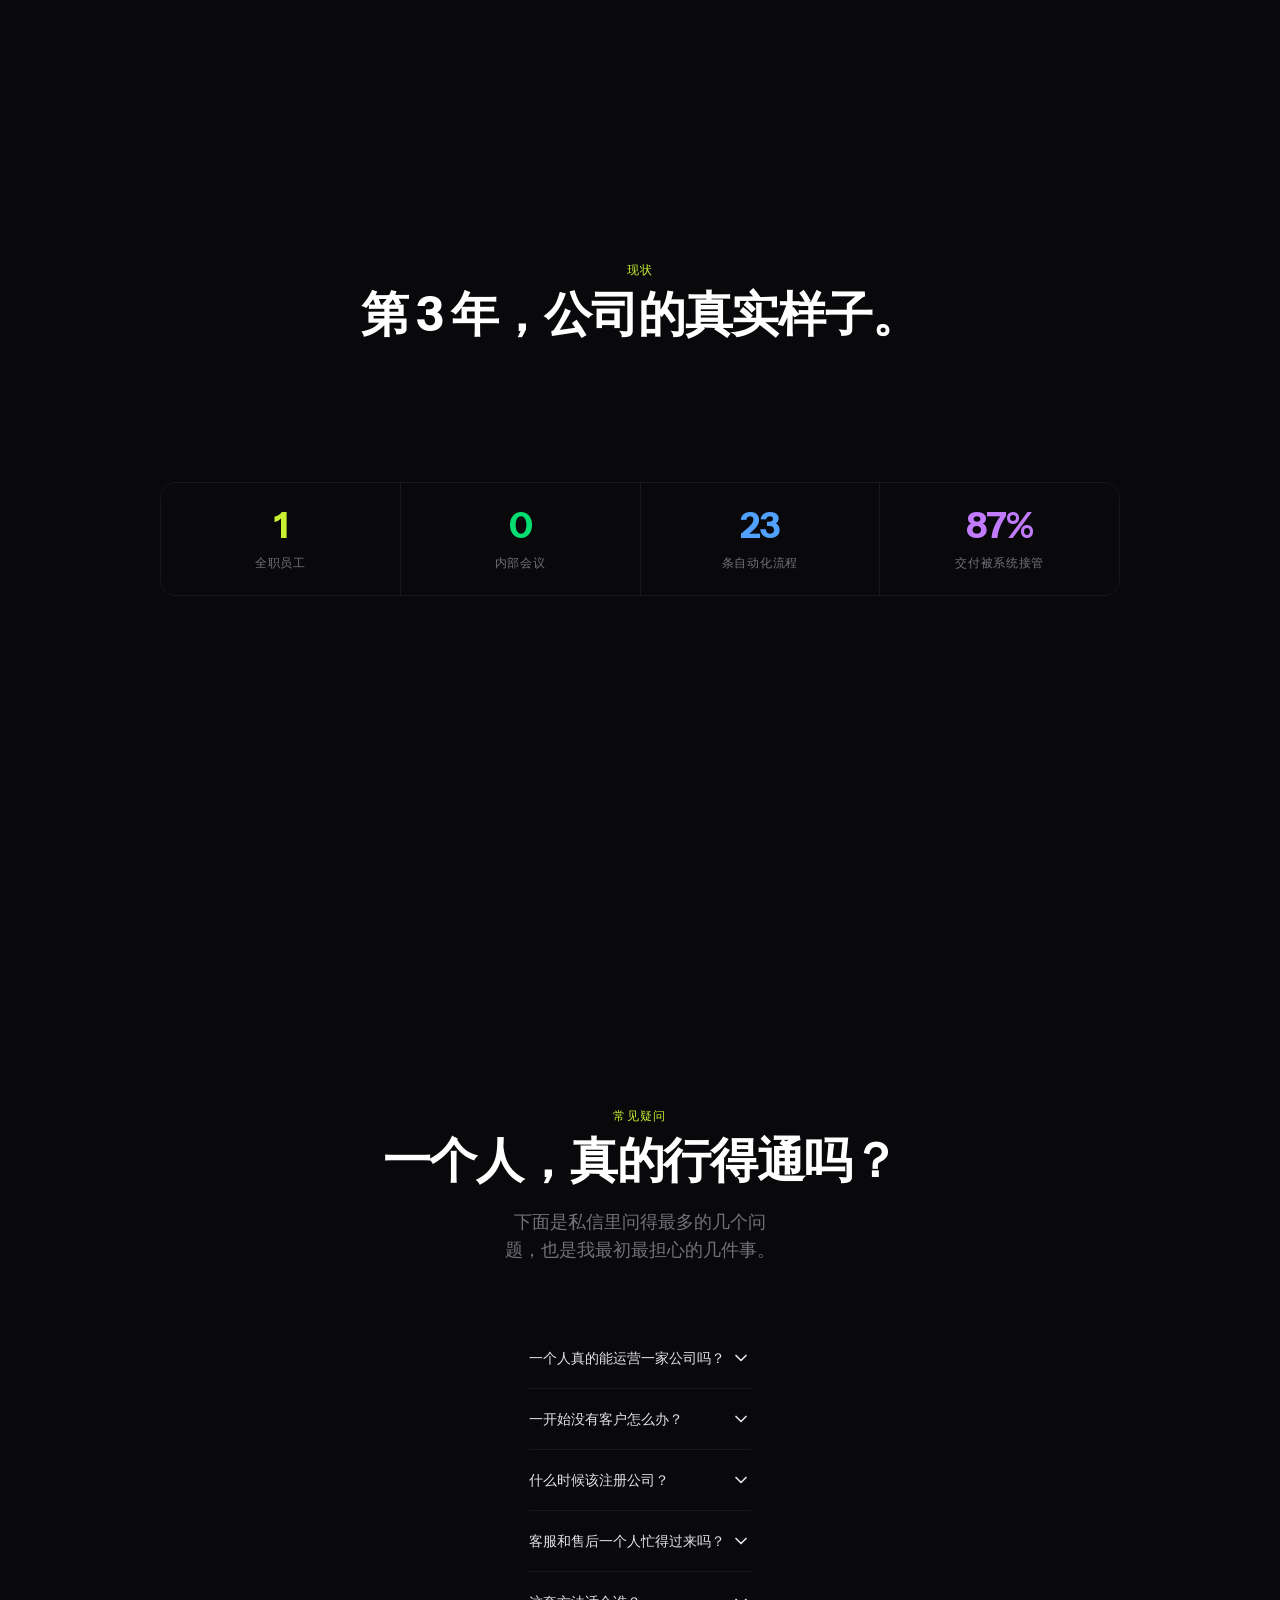
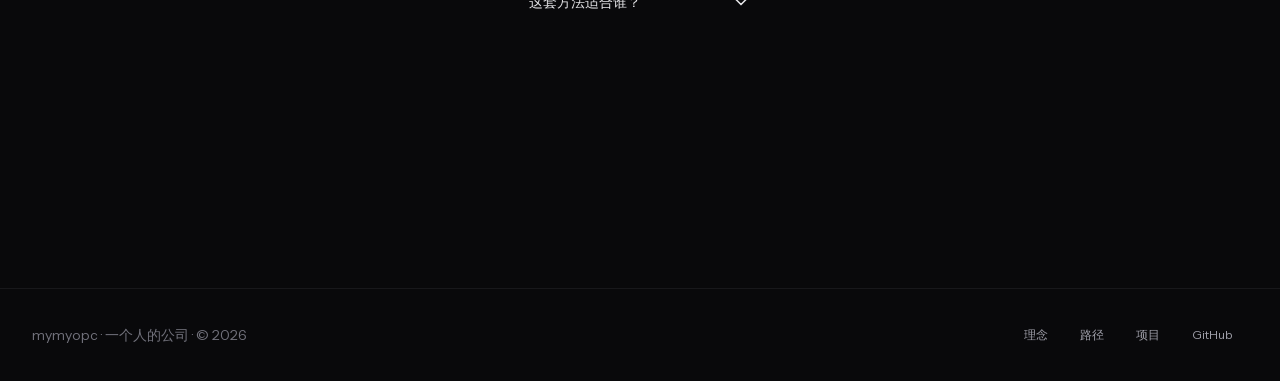
<file: zh/index.html>
<!DOCTYPE html><html  data-color-mode-forced="dark" lang="zh-CN"><head><meta charset="utf-8"><meta name="viewport" content="width=device-width, initial-scale=1"><title>mymyopc · 我的一人公司</title><script type="importmap">{"imports":{"#entry":"/_nuxt/D7Z8XfPq.js"}}</script><style id="nuxt-ui-colors">@layer theme {
  :root, :host {
  --ui-color-primary-50: var(--color-lime-50, oklch(98.6% 0.031 120.757));
  --ui-color-primary-100: var(--color-lime-100, oklch(96.7% 0.067 122.328));
  --ui-color-primary-200: var(--color-lime-200, oklch(93.8% 0.127 124.321));
  --ui-color-primary-300: var(--color-lime-300, oklch(89.7% 0.196 126.665));
  --ui-color-primary-400: var(--color-lime-400, oklch(84.1% 0.238 128.85));
  --ui-color-primary-500: var(--color-lime-500, oklch(76.8% 0.233 130.85));
  --ui-color-primary-600: var(--color-lime-600, oklch(64.8% 0.2 131.684));
  --ui-color-primary-700: var(--color-lime-700, oklch(53.2% 0.157 131.589));
  --ui-color-primary-800: var(--color-lime-800, oklch(45.3% 0.124 130.933));
  --ui-color-primary-900: var(--color-lime-900, oklch(40.5% 0.101 131.063));
  --ui-color-primary-950: var(--color-lime-950, oklch(27.4% 0.072 132.109));
  --ui-color-secondary-50: var(--color-blue-50, oklch(97% 0.014 254.604));
  --ui-color-secondary-100: var(--color-blue-100, oklch(93.2% 0.032 255.585));
  --ui-color-secondary-200: var(--color-blue-200, oklch(88.2% 0.059 254.128));
  --ui-color-secondary-300: var(--color-blue-300, oklch(80.9% 0.105 251.813));
  --ui-color-secondary-400: var(--color-blue-400, oklch(70.7% 0.165 254.624));
  --ui-color-secondary-500: var(--color-blue-500, oklch(62.3% 0.214 259.815));
  --ui-color-secondary-600: var(--color-blue-600, oklch(54.6% 0.245 262.881));
  --ui-color-secondary-700: var(--color-blue-700, oklch(48.8% 0.243 264.376));
  --ui-color-secondary-800: var(--color-blue-800, oklch(42.4% 0.199 265.638));
  --ui-color-secondary-900: var(--color-blue-900, oklch(37.9% 0.146 265.522));
  --ui-color-secondary-950: var(--color-blue-950, oklch(28.2% 0.091 267.935));
  --ui-color-success-50: var(--color-green-50, oklch(98.2% 0.018 155.826));
  --ui-color-success-100: var(--color-green-100, oklch(96.2% 0.044 156.743));
  --ui-color-success-200: var(--color-green-200, oklch(92.5% 0.084 155.995));
  --ui-color-success-300: var(--color-green-300, oklch(87.1% 0.15 154.449));
  --ui-color-success-400: var(--color-green-400, oklch(79.2% 0.209 151.711));
  --ui-color-success-500: var(--color-green-500, oklch(72.3% 0.219 149.579));
  --ui-color-success-600: var(--color-green-600, oklch(62.7% 0.194 149.214));
  --ui-color-success-700: var(--color-green-700, oklch(52.7% 0.154 150.069));
  --ui-color-success-800: var(--color-green-800, oklch(44.8% 0.119 151.328));
  --ui-color-success-900: var(--color-green-900, oklch(39.3% 0.095 152.535));
  --ui-color-success-950: var(--color-green-950, oklch(26.6% 0.065 152.934));
  --ui-color-info-50: var(--color-blue-50, oklch(97% 0.014 254.604));
  --ui-color-info-100: var(--color-blue-100, oklch(93.2% 0.032 255.585));
  --ui-color-info-200: var(--color-blue-200, oklch(88.2% 0.059 254.128));
  --ui-color-info-300: var(--color-blue-300, oklch(80.9% 0.105 251.813));
  --ui-color-info-400: var(--color-blue-400, oklch(70.7% 0.165 254.624));
  --ui-color-info-500: var(--color-blue-500, oklch(62.3% 0.214 259.815));
  --ui-color-info-600: var(--color-blue-600, oklch(54.6% 0.245 262.881));
  --ui-color-info-700: var(--color-blue-700, oklch(48.8% 0.243 264.376));
  --ui-color-info-800: var(--color-blue-800, oklch(42.4% 0.199 265.638));
  --ui-color-info-900: var(--color-blue-900, oklch(37.9% 0.146 265.522));
  --ui-color-info-950: var(--color-blue-950, oklch(28.2% 0.091 267.935));
  --ui-color-warning-50: var(--color-purple-50, oklch(97.7% 0.014 308.299));
  --ui-color-warning-100: var(--color-purple-100, oklch(94.6% 0.033 307.174));
  --ui-color-warning-200: var(--color-purple-200, oklch(90.2% 0.063 306.703));
  --ui-color-warning-300: var(--color-purple-300, oklch(82.7% 0.119 306.383));
  --ui-color-warning-400: var(--color-purple-400, oklch(71.4% 0.203 305.504));
  --ui-color-warning-500: var(--color-purple-500, oklch(62.7% 0.265 303.9));
  --ui-color-warning-600: var(--color-purple-600, oklch(55.8% 0.288 302.321));
  --ui-color-warning-700: var(--color-purple-700, oklch(49.6% 0.265 301.924));
  --ui-color-warning-800: var(--color-purple-800, oklch(43.8% 0.218 303.724));
  --ui-color-warning-900: var(--color-purple-900, oklch(38.1% 0.176 304.987));
  --ui-color-warning-950: var(--color-purple-950, oklch(29.1% 0.149 302.717));
  --ui-color-error-50: var(--color-red-50, oklch(97.1% 0.013 17.38));
  --ui-color-error-100: var(--color-red-100, oklch(93.6% 0.032 17.717));
  --ui-color-error-200: var(--color-red-200, oklch(88.5% 0.062 18.334));
  --ui-color-error-300: var(--color-red-300, oklch(80.8% 0.114 19.571));
  --ui-color-error-400: var(--color-red-400, oklch(70.4% 0.191 22.216));
  --ui-color-error-500: var(--color-red-500, oklch(63.7% 0.237 25.331));
  --ui-color-error-600: var(--color-red-600, oklch(57.7% 0.245 27.325));
  --ui-color-error-700: var(--color-red-700, oklch(50.5% 0.213 27.518));
  --ui-color-error-800: var(--color-red-800, oklch(44.4% 0.177 26.899));
  --ui-color-error-900: var(--color-red-900, oklch(39.6% 0.141 25.723));
  --ui-color-error-950: var(--color-red-950, oklch(25.8% 0.092 26.042));
  --ui-color-neutral-50: var(--color-zinc-50, oklch(98.5% 0 none));
  --ui-color-neutral-100: var(--color-zinc-100, oklch(96.7% 0.001 286.375));
  --ui-color-neutral-200: var(--color-zinc-200, oklch(92% 0.004 286.32));
  --ui-color-neutral-300: var(--color-zinc-300, oklch(87.1% 0.006 286.286));
  --ui-color-neutral-400: var(--color-zinc-400, oklch(70.5% 0.015 286.067));
  --ui-color-neutral-500: var(--color-zinc-500, oklch(55.2% 0.016 285.938));
  --ui-color-neutral-600: var(--color-zinc-600, oklch(44.2% 0.017 285.786));
  --ui-color-neutral-700: var(--color-zinc-700, oklch(37% 0.013 285.805));
  --ui-color-neutral-800: var(--color-zinc-800, oklch(27.4% 0.006 286.033));
  --ui-color-neutral-900: var(--color-zinc-900, oklch(21% 0.006 285.885));
  --ui-color-neutral-950: var(--color-zinc-950, oklch(14.1% 0.005 285.823));
  }
  :root, :host, .light {
  --ui-primary: var(--ui-color-primary-500);
  --ui-secondary: var(--ui-color-secondary-500);
  --ui-success: var(--ui-color-success-500);
  --ui-info: var(--ui-color-info-500);
  --ui-warning: var(--ui-color-warning-500);
  --ui-error: var(--ui-color-error-500);
  }
  .dark {
  --ui-primary: var(--ui-color-primary-400);
  --ui-secondary: var(--ui-color-secondary-400);
  --ui-success: var(--ui-color-success-400);
  --ui-info: var(--ui-color-info-400);
  --ui-warning: var(--ui-color-warning-400);
  --ui-error: var(--ui-color-error-400);
  }
}</style><link rel="stylesheet" href="/_nuxt/entry.QU2LWRkr.css" crossorigin><style>@layer base {:where(.i-lucide\:axis-3d){display:inline-block;width:1em;height:1em;background-color:currentColor;-webkit-mask-image:var(--svg);mask-image:var(--svg);-webkit-mask-repeat:no-repeat;mask-repeat:no-repeat;-webkit-mask-size:100% 100%;mask-size:100% 100%;--svg:url("data:image/svg+xml,%3Csvg xmlns='http://www.w3.org/2000/svg' viewBox='0 0 24 24' width='24' height='24'%3E%3Cpath fill='none' stroke='black' stroke-linecap='round' stroke-linejoin='round' stroke-width='2' d='M13.5 10.5L15 9M4 4v15a1 1 0 0 0 1 1h15m-15.707-.293L6 18m3-3l1.5-1.5'/%3E%3C/svg%3E")}:where(.i-lucide\:battery-medium){display:inline-block;width:1em;height:1em;background-color:currentColor;-webkit-mask-image:var(--svg);mask-image:var(--svg);-webkit-mask-repeat:no-repeat;mask-repeat:no-repeat;-webkit-mask-size:100% 100%;mask-size:100% 100%;--svg:url("data:image/svg+xml,%3Csvg xmlns='http://www.w3.org/2000/svg' viewBox='0 0 24 24' width='24' height='24'%3E%3Cg fill='none' stroke='black' stroke-linecap='round' stroke-linejoin='round' stroke-width='2'%3E%3Cpath d='M10 14v-4m12 4v-4M6 14v-4'/%3E%3Crect width='16' height='12' x='2' y='6' rx='2'/%3E%3C/g%3E%3C/svg%3E")}:where(.i-lucide\:chevron-down){display:inline-block;width:1em;height:1em;background-color:currentColor;-webkit-mask-image:var(--svg);mask-image:var(--svg);-webkit-mask-repeat:no-repeat;mask-repeat:no-repeat;-webkit-mask-size:100% 100%;mask-size:100% 100%;--svg:url("data:image/svg+xml,%3Csvg xmlns='http://www.w3.org/2000/svg' viewBox='0 0 24 24' width='24' height='24'%3E%3Cpath fill='none' stroke='black' stroke-linecap='round' stroke-linejoin='round' stroke-width='2' d='m6 9l6 6l6-6'/%3E%3C/svg%3E")}:where(.i-lucide\:circle-dollar-sign){display:inline-block;width:1em;height:1em;background-color:currentColor;-webkit-mask-image:var(--svg);mask-image:var(--svg);-webkit-mask-repeat:no-repeat;mask-repeat:no-repeat;-webkit-mask-size:100% 100%;mask-size:100% 100%;--svg:url("data:image/svg+xml,%3Csvg xmlns='http://www.w3.org/2000/svg' viewBox='0 0 24 24' width='24' height='24'%3E%3Cg fill='none' stroke='black' stroke-linecap='round' stroke-linejoin='round' stroke-width='2'%3E%3Ccircle cx='12' cy='12' r='10'/%3E%3Cpath d='M16 8h-6a2 2 0 1 0 0 4h4a2 2 0 1 1 0 4H8m4 2V6'/%3E%3C/g%3E%3C/svg%3E")}:where(.i-lucide\:globe){display:inline-block;width:1em;height:1em;background-color:currentColor;-webkit-mask-image:var(--svg);mask-image:var(--svg);-webkit-mask-repeat:no-repeat;mask-repeat:no-repeat;-webkit-mask-size:100% 100%;mask-size:100% 100%;--svg:url("data:image/svg+xml,%3Csvg xmlns='http://www.w3.org/2000/svg' viewBox='0 0 24 24' width='24' height='24'%3E%3Cg fill='none' stroke='black' stroke-linecap='round' stroke-linejoin='round' stroke-width='2'%3E%3Ccircle cx='12' cy='12' r='10'/%3E%3Cpath d='M12 2a14.5 14.5 0 0 0 0 20a14.5 14.5 0 0 0 0-20M2 12h20'/%3E%3C/g%3E%3C/svg%3E")}:where(.i-lucide\:languages){display:inline-block;width:1em;height:1em;background-color:currentColor;-webkit-mask-image:var(--svg);mask-image:var(--svg);-webkit-mask-repeat:no-repeat;mask-repeat:no-repeat;-webkit-mask-size:100% 100%;mask-size:100% 100%;--svg:url("data:image/svg+xml,%3Csvg xmlns='http://www.w3.org/2000/svg' viewBox='0 0 24 24' width='24' height='24'%3E%3Cpath fill='none' stroke='black' stroke-linecap='round' stroke-linejoin='round' stroke-width='2' d='m5 8l6 6m-7 0l6-6l2-3M2 5h12M7 2h1m14 20l-5-10l-5 10m2-4h6'/%3E%3C/svg%3E")}:where(.i-lucide\:minimize-2){display:inline-block;width:1em;height:1em;background-color:currentColor;-webkit-mask-image:var(--svg);mask-image:var(--svg);-webkit-mask-repeat:no-repeat;mask-repeat:no-repeat;-webkit-mask-size:100% 100%;mask-size:100% 100%;--svg:url("data:image/svg+xml,%3Csvg xmlns='http://www.w3.org/2000/svg' viewBox='0 0 24 24' width='24' height='24'%3E%3Cpath fill='none' stroke='black' stroke-linecap='round' stroke-linejoin='round' stroke-width='2' d='m14 10l7-7m-1 7h-6V4M3 21l7-7m-6 0h6v6'/%3E%3C/svg%3E")}:where(.i-lucide\:repeat){display:inline-block;width:1em;height:1em;background-color:currentColor;-webkit-mask-image:var(--svg);mask-image:var(--svg);-webkit-mask-repeat:no-repeat;mask-repeat:no-repeat;-webkit-mask-size:100% 100%;mask-size:100% 100%;--svg:url("data:image/svg+xml,%3Csvg xmlns='http://www.w3.org/2000/svg' viewBox='0 0 24 24' width='24' height='24'%3E%3Cg fill='none' stroke='black' stroke-linecap='round' stroke-linejoin='round' stroke-width='2'%3E%3Cpath d='m17 2l4 4l-4 4'/%3E%3Cpath d='M3 11v-1a4 4 0 0 1 4-4h14M7 22l-4-4l4-4'/%3E%3Cpath d='M21 13v1a4 4 0 0 1-4 4H3'/%3E%3C/g%3E%3C/svg%3E")}:where(.i-simple-icons\:github){display:inline-block;width:1em;height:1em;background-color:currentColor;-webkit-mask-image:var(--svg);mask-image:var(--svg);-webkit-mask-repeat:no-repeat;mask-repeat:no-repeat;-webkit-mask-size:100% 100%;mask-size:100% 100%;--svg:url("data:image/svg+xml,%3Csvg xmlns='http://www.w3.org/2000/svg' viewBox='0 0 24 24' width='24' height='24'%3E%3Cpath fill='black' d='M12 .297c-6.63 0-12 5.373-12 12c0 5.303 3.438 9.8 8.205 11.385c.6.113.82-.258.82-.577c0-.285-.01-1.04-.015-2.04c-3.338.724-4.042-1.61-4.042-1.61C4.422 18.07 3.633 17.7 3.633 17.7c-1.087-.744.084-.729.084-.729c1.205.084 1.838 1.236 1.838 1.236c1.07 1.835 2.809 1.305 3.495.998c.108-.776.417-1.305.76-1.605c-2.665-.3-5.466-1.332-5.466-5.93c0-1.31.465-2.38 1.235-3.22c-.135-.303-.54-1.523.105-3.176c0 0 1.005-.322 3.3 1.23c.96-.267 1.98-.399 3-.405c1.02.006 2.04.138 3 .405c2.28-1.552 3.285-1.23 3.285-1.23c.645 1.653.24 2.873.12 3.176c.765.84 1.23 1.91 1.23 3.22c0 4.61-2.805 5.625-5.475 5.92c.42.36.81 1.096.81 2.22c0 1.606-.015 2.896-.015 3.286c0 .315.21.69.825.57C20.565 22.092 24 17.592 24 12.297c0-6.627-5.373-12-12-12'/%3E%3C/svg%3E")}:where(.i-simple-icons\:notion){display:inline-block;width:1em;height:1em;background-color:currentColor;-webkit-mask-image:var(--svg);mask-image:var(--svg);-webkit-mask-repeat:no-repeat;mask-repeat:no-repeat;-webkit-mask-size:100% 100%;mask-size:100% 100%;--svg:url("data:image/svg+xml,%3Csvg xmlns='http://www.w3.org/2000/svg' viewBox='0 0 24 24' width='24' height='24'%3E%3Cpath fill='black' d='M4.459 4.208c.746.606 1.026.56 2.428.466l13.215-.793c.28 0 .047-.28-.046-.326L17.86 1.968c-.42-.326-.981-.7-2.055-.607L3.01 2.295c-.466.046-.56.28-.374.466zm.793 3.08v13.904c0 .747.373 1.027 1.214.98l14.523-.84c.841-.046.935-.56.935-1.167V6.354c0-.606-.233-.933-.748-.887l-15.177.887c-.56.047-.747.327-.747.933zm14.337.745c.093.42 0 .84-.42.888l-.7.14v10.264c-.608.327-1.168.514-1.635.514c-.748 0-.935-.234-1.495-.933l-4.577-7.186v6.952L12.21 19s0 .84-1.168.84l-3.222.186c-.093-.186 0-.653.327-.746l.84-.233V9.854L7.822 9.76c-.094-.42.14-1.026.793-1.073l3.456-.233l4.764 7.279v-6.44l-1.215-.139c-.093-.514.28-.887.747-.933zM1.936 1.035l13.31-.98c1.634-.14 2.055-.047 3.082.7l4.249 2.986c.7.513.934.653.934 1.213v16.378c0 1.026-.373 1.634-1.68 1.726l-15.458.934c-.98.047-1.448-.093-1.962-.747l-3.129-4.06c-.56-.747-.793-1.306-.793-1.96V2.667c0-.839.374-1.54 1.447-1.632'/%3E%3C/svg%3E")}:where(.i-simple-icons\:nuxt){display:inline-block;width:1em;height:1em;background-color:currentColor;-webkit-mask-image:var(--svg);mask-image:var(--svg);-webkit-mask-repeat:no-repeat;mask-repeat:no-repeat;-webkit-mask-size:100% 100%;mask-size:100% 100%;--svg:url("data:image/svg+xml,%3Csvg xmlns='http://www.w3.org/2000/svg' viewBox='0 0 24 24' width='24' height='24'%3E%3Cpath fill='black' d='M13.464 19.83h8.922c.283 0 .562-.073.807-.21a1.6 1.6 0 0 0 .591-.574a1.53 1.53 0 0 0 .216-.783a1.53 1.53 0 0 0-.217-.782L17.792 7.414a1.6 1.6 0 0 0-.591-.573a1.65 1.65 0 0 0-.807-.21c-.283 0-.562.073-.807.21a1.6 1.6 0 0 0-.59.573L13.463 9.99L10.47 4.953a1.6 1.6 0 0 0-.591-.573a1.65 1.65 0 0 0-.807-.21c-.284 0-.562.073-.807.21a1.6 1.6 0 0 0-.591.573L.216 17.481a1.53 1.53 0 0 0-.217.782c0 .275.074.545.216.783a1.6 1.6 0 0 0 .59.574c.246.137.525.21.808.21h5.6c2.22 0 3.856-.946 4.982-2.79l2.733-4.593l1.464-2.457l4.395 7.382h-5.859Zm-6.341-2.46l-3.908-.002l5.858-9.842l2.923 4.921l-1.957 3.29c-.748 1.196-1.597 1.632-2.916 1.632'/%3E%3C/svg%3E")}:where(.i-simple-icons\:stripe){display:inline-block;width:1em;height:1em;background-color:currentColor;-webkit-mask-image:var(--svg);mask-image:var(--svg);-webkit-mask-repeat:no-repeat;mask-repeat:no-repeat;-webkit-mask-size:100% 100%;mask-size:100% 100%;--svg:url("data:image/svg+xml,%3Csvg xmlns='http://www.w3.org/2000/svg' viewBox='0 0 24 24' width='24' height='24'%3E%3Cpath fill='black' d='M13.976 9.15c-2.172-.806-3.356-1.426-3.356-2.409c0-.831.683-1.305 1.901-1.305c2.227 0 4.515.858 6.09 1.631l.89-5.494C18.252.975 15.697 0 12.165 0C9.667 0 7.589.654 6.104 1.872C4.56 3.147 3.757 4.992 3.757 7.218c0 4.039 2.467 5.76 6.476 7.219c2.585.92 3.445 1.574 3.445 2.583c0 .98-.84 1.545-2.354 1.545c-1.875 0-4.965-.921-6.99-2.109l-.9 5.555C5.175 22.99 8.385 24 11.714 24c2.641 0 4.843-.624 6.328-1.813c1.664-1.305 2.525-3.236 2.525-5.732c0-4.128-2.524-5.851-6.594-7.305z'/%3E%3C/svg%3E")}:where(.i-simple-icons\:supabase){display:inline-block;width:1em;height:1em;background-color:currentColor;-webkit-mask-image:var(--svg);mask-image:var(--svg);-webkit-mask-repeat:no-repeat;mask-repeat:no-repeat;-webkit-mask-size:100% 100%;mask-size:100% 100%;--svg:url("data:image/svg+xml,%3Csvg xmlns='http://www.w3.org/2000/svg' viewBox='0 0 24 24' width='24' height='24'%3E%3Cpath fill='black' d='M11.9 1.036c-.015-.986-1.26-1.41-1.874-.637L.764 12.05C-.33 13.427.65 15.455 2.409 15.455h9.579l.113 7.51c.014.985 1.259 1.408 1.873.636l9.262-11.653c1.093-1.375.113-3.403-1.645-3.403h-9.642z'/%3E%3C/svg%3E")}:where(.i-simple-icons\:vercel){display:inline-block;width:1em;height:1em;background-color:currentColor;-webkit-mask-image:var(--svg);mask-image:var(--svg);-webkit-mask-repeat:no-repeat;mask-repeat:no-repeat;-webkit-mask-size:100% 100%;mask-size:100% 100%;--svg:url("data:image/svg+xml,%3Csvg xmlns='http://www.w3.org/2000/svg' viewBox='0 0 24 24' width='24' height='24'%3E%3Cpath fill='black' d='m12 1.608l12 20.784H0Z'/%3E%3C/svg%3E")}}</style><link rel="preload" as="fetch" crossorigin="anonymous" href="/zh/_payload.json?_b=8dd56c4e-d3de-44c0-a430-8011f4f9fbc2"><link rel="modulepreload" as="script" crossorigin href="/_nuxt/D7Z8XfPq.js"><link rel="modulepreload" as="script" crossorigin href="/_nuxt/BBbCFCSO.js"><link rel="modulepreload" as="script" crossorigin href="/_nuxt/Dfyab7Rd.js"><link rel="modulepreload" as="script" crossorigin href="/_nuxt/C_G3OcHj.js"><link rel="modulepreload" as="script" crossorigin href="/_nuxt/CzBlfNEw.js"><link rel="modulepreload" as="script" crossorigin href="/_nuxt/DK3Fl9T5.js"><link rel="modulepreload" as="script" crossorigin href="/_nuxt/D4hqxIl8.js"><link rel="modulepreload" as="script" crossorigin href="/_nuxt/BfDH_gI_.js"><link rel="modulepreload" as="script" crossorigin href="/_nuxt/BW3xJdEx.js"><link rel="modulepreload" as="script" crossorigin href="/_nuxt/BjNB8FPg.js"><link rel="modulepreload" as="script" crossorigin href="/_nuxt/DkxBAcsl.js"><link rel="modulepreload" as="script" crossorigin href="/_nuxt/BnDTbt6S.js"><link rel="modulepreload" as="script" crossorigin href="/_nuxt/BjhIELVi.js"><link rel="modulepreload" as="script" crossorigin href="/_nuxt/BAVffba3.js"><link rel="modulepreload" as="script" crossorigin href="/_nuxt/bW6NxFOP.js"><link rel="modulepreload" as="script" crossorigin href="/_nuxt/DhVyroNF.js"><link rel="modulepreload" as="script" crossorigin href="/_nuxt/DWEoD8ZB.js"><link rel="modulepreload" as="script" crossorigin href="/_nuxt/Bng2rRDf.js"><link rel="modulepreload" as="script" crossorigin href="/_nuxt/DHihWhf5.js"><link rel="modulepreload" as="script" crossorigin href="/_nuxt/UYXeIHh2.js"><link rel="modulepreload" as="script" crossorigin href="/_nuxt/jImVLaH9.js"><link rel="modulepreload" as="script" crossorigin href="/_nuxt/C4485Qyr.js"><link rel="modulepreload" as="script" crossorigin href="/_nuxt/BbwzgmS-.js"><link rel="modulepreload" as="script" crossorigin href="/_nuxt/CGM_xIpj.js"><link rel="modulepreload" as="script" crossorigin href="/_nuxt/DcRw1J44.js"><link rel="modulepreload" as="script" crossorigin href="/_nuxt/B21epHFn.js"><link rel="modulepreload" as="script" crossorigin href="/_nuxt/DrNjrgyc.js"><link rel="modulepreload" as="script" crossorigin href="/_nuxt/CwSJiHjY.js"><link rel="modulepreload" as="script" crossorigin href="/_nuxt/foHZe_-E.js"><link rel="modulepreload" as="script" crossorigin href="/_nuxt/ZgJgysY_.js"><link rel="modulepreload" as="script" crossorigin href="/_nuxt/if__aHOq.js"><link rel="modulepreload" as="script" crossorigin href="/_nuxt/C7csNGia.js"><link rel="modulepreload" as="script" crossorigin href="/_nuxt/Ds6gLSN4.js"><script type="module" src="/_nuxt/D7Z8XfPq.js" crossorigin></script><link rel="prefetch" as="script" crossorigin href="/_nuxt/D2e03t5g.js"><link rel="prefetch" as="script" crossorigin href="/_nuxt/XpHKZPnj.js"><link rel="prefetch" as="script" crossorigin href="/_nuxt/C_iaTTGV.js"><link rel="prefetch" as="script" crossorigin href="/_nuxt/j9c7h3F7.js"><link rel="prefetch" as="script" crossorigin href="/_nuxt/Dca6Nd8O.js"><link rel="prefetch" as="script" crossorigin href="/_nuxt/Dfm4Qa7V.js"><link rel="prefetch" as="style" crossorigin href="/_nuxt/error-404.CJajpic4.css"><link rel="prefetch" as="script" crossorigin href="/_nuxt/9BNzSkCD.js"><link rel="prefetch" as="style" crossorigin href="/_nuxt/error-500.Bww9vo5r.css"><link rel="prefetch" as="script" crossorigin href="/_nuxt/CLSKQoej.js"><meta name="theme-color" content="#09090b"><link rel="icon" href="/favicon.ico" sizes="any"><link rel="icon" type="image/png" href="/favicon-32.png" sizes="32x32"><link rel="icon" type="image/png" href="/favicon-16.png" sizes="16x16"><link rel="apple-touch-icon" href="/apple-touch-icon.png"><link rel="alternate" hreflang="en" href="/"><link rel="alternate" hreflang="zh" href="/zh"><link rel="alternate" hreflang="x-default" href="/"><meta property="og:image" content="/brand/mymyopc-badge-512.png"><meta name="twitter:card" content="summary"><meta property="og:title" content="mymyopc · 我的一人公司"><meta name="description" content="一个人，一家公司。记录我用 AI 与自动化把产品、销售、交付、客服压进一个人身上的全部方法与真实数据。"><meta property="og:description" content="一个人，一家公司。记录我用 AI 与自动化把产品、销售、交付、客服压进一个人身上的全部方法与真实数据。"><script>"use strict";(()=>{const o=window,e=document.documentElement,c=["dark","light"],s=getStorageValue("localStorage","nuxt-color-mode")||"system";let r=s==="system"?f():s;const l=e.getAttribute("data-color-mode-forced");l&&(r=l),i(r),o["__NUXT_COLOR_MODE__"]={preference:s,value:r,getColorScheme:f,addColorScheme:i,removeColorScheme:d};function i(t){const a=""+t+"",n="";e.classList?e.classList.add(a):e.className+=" "+a,n&&e.setAttribute("data-"+n,t)}function d(t){const a=""+t+"",n="";e.classList?e.classList.remove(a):e.className=e.className.replace(new RegExp(a,"g"),""),n&&e.removeAttribute("data-"+n)}function u(t){return o.matchMedia("(prefers-color-scheme"+t+")")}function f(){if(o.matchMedia&&u("").media!=="not all"){for(const t of c)if(u(":"+t).matches)return t}return"light"}})();function getStorageValue(o,e){switch(o){case"localStorage":try{return window.localStorage.getItem(e)}catch{return null}case"sessionStorage":try{return window.sessionStorage.getItem(e)}catch{return null}case"cookie":try{return getCookie(e)}catch{return null}default:return null}}function getCookie(o){const c=("; "+window.document.cookie).split("; "+o+"=");if(c.length===2){const s=c.pop();return s?s.split(";").shift():null}}</script></head><body><div id="__nuxt" class="isolate"><!--[--><!--[--><!--[--><!--[--><!--[--><!--[--><!----><!----><!----><header data-slot="root" class="bg-default/75 backdrop-blur-sm border-b border-default h-(--ui-header-height) sticky top-0 z-50"><!--[--><!--]--><div class="w-full max-w-(--ui-container) mx-auto px-4 sm:px-6 lg:px-8 flex items-center justify-between gap-3 h-full" data-slot="container"><!--[--><div data-slot="left" class="lg:flex-1 flex items-center gap-1.5"><!----><!--[--><a aria-current="page" href="/zh" class="router-link-active router-link-exact-active focus-visible:outline-3 outline-primary/25 rounded-md p-1 -ms-1"><span class="inline-flex items-center gap-2 leading-none"><span class="flex shrink-0 items-center justify-center overflow-hidden bg-brand rounded-full size-7"><img src="/brand/dino-256.png" alt="" draggable="false" class="h-[68%] w-auto translate-y-[5%] select-none"></span><span class="pb-[1px] text-sm font-semibold tracking-[0.1em] text-highlighted">MYMYOPC</span></span></a><!--]--></div><div data-slot="center" class="hidden lg:flex"><!--[--><!--[--><!----><!----><nav data-slot="root" class="relative flex gap-1.5 [&amp;&gt;div]:min-w-0 items-center justify-between" data-orientation="horizontal" dir="ltr" data-reka-navigation-menu><!--[--><!--[--><!--]--><!--[--><!--[--><div style="position:relative;"><ul data-slot="list" class="isolate min-w-0 flex items-center" data-orientation="horizontal"><!--[--><!--[--><li data-menu-item data-slot="item" class="min-w-0 py-2"><!--[--><!--[--><a href="/zh#principles" data-reka-collection-item data-slot="link" class="group relative w-full flex items-center gap-1.5 font-medium text-sm before:absolute before:z-[-1] before:rounded-md focus:outline-none focus-visible:outline-none focus-visible:before:outline-3 before:outline-primary/25 px-2.5 py-1.5 before:inset-x-px before:inset-y-0 text-muted hover:text-highlighted transition-colors data-[state=open]:text-highlighted"><!--[--><!--[--><!--[--><!----><!--]--><span data-slot="linkLabel" class="truncate"><!--[-->理念<!--]--><!----></span><!----><!--]--><!--]--></a><!----><!--]--><!----><!--]--></li><li data-menu-item data-slot="item" class="min-w-0 py-2"><!--[--><!--[--><a href="/zh#method" data-reka-collection-item data-slot="link" class="group relative w-full flex items-center gap-1.5 font-medium text-sm before:absolute before:z-[-1] before:rounded-md focus:outline-none focus-visible:outline-none focus-visible:before:outline-3 before:outline-primary/25 px-2.5 py-1.5 before:inset-x-px before:inset-y-0 text-muted hover:text-highlighted transition-colors data-[state=open]:text-highlighted"><!--[--><!--[--><!--[--><!----><!--]--><span data-slot="linkLabel" class="truncate"><!--[-->路径<!--]--><!----></span><!----><!--]--><!--]--></a><!----><!--]--><!----><!--]--></li><li data-menu-item data-slot="item" class="min-w-0 py-2"><!--[--><!--[--><a href="/zh#metrics" data-reka-collection-item data-slot="link" class="group relative w-full flex items-center gap-1.5 font-medium text-sm before:absolute before:z-[-1] before:rounded-md focus:outline-none focus-visible:outline-none focus-visible:before:outline-3 before:outline-primary/25 px-2.5 py-1.5 before:inset-x-px before:inset-y-0 text-muted hover:text-highlighted transition-colors data-[state=open]:text-highlighted"><!--[--><!--[--><!--[--><!----><!--]--><span data-slot="linkLabel" class="truncate"><!--[-->数据<!--]--><!----></span><!----><!--]--><!--]--></a><!----><!--]--><!----><!--]--></li><li data-menu-item data-slot="item" class="min-w-0 py-2"><!--[--><!--[--><a href="/zh/projects" data-reka-collection-item data-slot="link" class="group relative w-full flex items-center gap-1.5 font-medium text-sm before:absolute before:z-[-1] before:rounded-md focus:outline-none focus-visible:outline-none focus-visible:before:outline-3 before:outline-primary/25 px-2.5 py-1.5 before:inset-x-px before:inset-y-0 text-muted hover:text-highlighted transition-colors data-[state=open]:text-highlighted"><!--[--><!--[--><!--[--><!----><!--]--><span data-slot="linkLabel" class="truncate"><!--[-->项目<!--]--><!----></span><!----><!--]--><!--]--></a><!----><!--]--><!----><!--]--></li><!--]--><!--]--></ul></div><!----><!--]--><!--]--><!--[--><!--]--><div data-slot="viewportWrapper" class="absolute top-full start-0 flex w-full justify-center"><!----><!----></div><!--]--></nav><!--]--><!--]--></div><div data-slot="right" class="flex items-center justify-end lg:flex-1 gap-1.5"><!--[--><a href="/" rel="alternate" data-slot="base" aria-label="Switch to English" title="Switch to English" hreflang="en" class="rounded-md inline-flex items-center disabled:cursor-not-allowed aria-disabled:cursor-not-allowed disabled:opacity-75 aria-disabled:opacity-75 font-semibold transition-all duration-200 py-1.5 text-sm gap-1.5 text-default hover:bg-elevated active:bg-elevated outline-inverted/25 focus-visible:outline-3 hover:disabled:bg-transparent dark:hover:disabled:bg-transparent hover:aria-disabled:bg-transparent dark:hover:aria-disabled:bg-transparent px-4"><!--[--><!--[--><span class="iconify i-lucide:languages shrink-0 size-5" aria-hidden="true" style="" data-slot="leadingIcon"></span><!--]--><!--[--><span data-slot="label" class="truncate">EN</span><!--]--><!--[--><!----><!--]--><!--]--></a><a href="https://github.com/muchengdong/mymyopc_homepage" rel="noopener noreferrer" target="_blank" data-slot="base" class="rounded-md items-center disabled:cursor-not-allowed aria-disabled:cursor-not-allowed disabled:opacity-75 aria-disabled:opacity-75 font-semibold transition-all duration-200 py-1.5 text-sm gap-1.5 text-default hover:bg-elevated active:bg-elevated outline-inverted/25 focus-visible:outline-3 hover:disabled:bg-transparent dark:hover:disabled:bg-transparent hover:aria-disabled:bg-transparent dark:hover:aria-disabled:bg-transparent px-4 hidden lg:flex"><!--[--><!--[--><span class="iconify i-simple-icons:github shrink-0 size-5" aria-hidden="true" style="" data-slot="leadingIcon"></span><!--]--><!--[--><span data-slot="label" class="truncate">GitHub</span><!--]--><!--[--><!----><!--]--><!--]--></a><!--]--><!--[--><button type="button" data-slot="base" aria-label="Open navigation" aria-expanded="false" class="rounded-md inline-flex items-center disabled:cursor-not-allowed aria-disabled:cursor-not-allowed disabled:opacity-75 aria-disabled:opacity-75 font-semibold transition-all duration-200 text-xs gap-1.5 text-default hover:bg-elevated active:bg-elevated outline-inverted/25 focus-visible:outline-3 hover:disabled:bg-transparent dark:hover:disabled:bg-transparent hover:aria-disabled:bg-transparent dark:hover:aria-disabled:bg-transparent p-1.5 lg:hidden -me-1.5"><!--[--><!--[--><!----><!--]--><!--[--><svg xmlns="http://www.w3.org/2000/svg" class="size-5" viewBox="0 0 24 24" fill="none" stroke="currentColor" stroke-width="2" stroke-linecap="round" stroke-linejoin="round"><line x1="4" y1="6" x2="20" y2="6" tabindex="-1"></line><line x1="4" y1="12" x2="20" y2="12" tabindex="-1"></line><line x1="4" y1="18" x2="20" y2="18" tabindex="-1"></line></svg><!--]--><!--[--><!----><!--]--><!--]--></button><!--]--></div><!--]--></div><!--[--><!--]--></header><!----><!--]--><main class="min-h-[calc(100vh-var(--ui-header-height))]"><!--[--><div><div data-orientation="vertical" data-slot="root" class="relative isolate pb-24 sm:pb-32"><!--[--><div style="opacity:0;"><div class="absolute top-0 inset-x-0 opacity-15 h-full"></div></div><div class="pointer-events-none absolute left-1/2 -translate-x-1/2 top-0 w-2/3 h-1/2" style="background:radial-gradient(ellipse at center, color-mix(in oklch, var(--ui-primary) 6%, transparent) 0%, transparent 70%);"></div><!--]--><div class="w-full max-w-(--ui-container) mx-auto px-4 sm:px-6 lg:px-8 flex flex-col lg:grid py-24 sm:py-32 gap-16 sm:gap-y-24 relative z-10 lg:py-32" data-slot="container"><!--[--><div data-slot="wrapper" class="text-center flex flex-col items-center"><div data-slot="header" class=""><!--[--><div data-slot="headline" class="mb-4 justify-center"><!--[--><div style="opacity:0;transform:translateY(16px);"><span data-slot="base" class="font-medium inline-flex items-center text-xs text-default rounded-full px-3 py-1.5 gap-1.5 bg-white/5 backdrop-blur-sm"><!--[--><div data-slot="root" class="relative inline-flex items-center justify-center shrink-0"><!--[--><!--]--><span data-slot="base" class="rounded-full ring-bg flex items-center justify-center text-inverted font-medium whitespace-nowrap bg-primary h-[8px] min-w-[8px] text-[8px] top-0 right-0 animate-pulse ring-0"><!--[--><!--]--></span></div><!--]--><!--[--><span data-slot="label" class="truncate">第 3 年 · 一个人持续运营中</span><!--]--><!--[--><!----><!--]--></span></div><!--]--></div><h1 data-slot="title" class="text-5xl text-pretty font-bold text-highlighted sm:text-6xl lg:text-7xl xl:text-[80px] tracking-tighter leading-[1.05]"><!--[--><span class="inline-block" style="opacity:0;transform:translateY(16px);">一个人。 <br><span class="animate-shimmer bg-size-[200%_auto] bg-clip-text text-transparent" style="background-image:linear-gradient(135deg, var(--color-primary-400), var(--color-primary-300), var(--color-primary-200), var(--color-primary-100), var(--color-primary-200), var(--color-primary-300), var(--color-primary-400));animation-duration:10s;">一家公司。</span></span><!--]--></h1><div data-slot="description" class="text-balance mt-5 max-w-xl mx-auto text-base sm:text-lg leading-relaxed text-default"><!--[--><span class="inline-block" style="opacity:0;transform:translateY(16px);">没有团队，没有融资，没有会议室。只有一个人、一套系统，和一条不断复利的路径。这是我的一人公司实验日志。</span><!--]--></div><!--]--></div><!----><div data-slot="footer" class="mt-10"><!--[--><div data-slot="links" class="flex flex-wrap justify-center gap-3"><!--[--><div class="flex flex-wrap justify-center gap-6" style="opacity:0;transform:translateY(16px);"><!--[--><!--[--><a href="#principles" data-slot="base" class="rounded-md inline-flex items-center disabled:cursor-not-allowed aria-disabled:cursor-not-allowed disabled:opacity-75 aria-disabled:opacity-75 font-semibold transition-all duration-200 py-2 text-base gap-2 text-inverted bg-primary disabled:bg-primary aria-disabled:bg-primary outline-primary/25 focus-visible:outline-3 hover:bg-primary active:bg-primary shadow-[0_0_20px_var(--btn-glow)] hover:shadow-[0_0_30px_var(--btn-glow-hover)] hover:-translate-y-px active:translate-y-0 [--btn-glow:color-mix(in_oklch,var(--ui-primary)_25%,transparent)] [--btn-glow-hover:color-mix(in_oklch,var(--ui-primary)_35%,transparent)] px-6"><!--[--><!--[--><!----><!--]--><!--[--><span data-slot="label" class="truncate">看看我的方法</span><!--]--><!--[--><!----><!--]--><!--]--></a><!--]--><!--]--></div><!--]--></div><!--]--></div></div><!--[--><div class="max-w-lg mx-auto w-full" style="opacity:0;transform:translateY(16px);"><!--[--><!----><div data-slot="root" class="relative overflow-hidden"><h2 data-slot="title" class="text-center font-semibold font-mono uppercase text-xs tracking-[0.12em] text-dimmed">一人公司的基础设施 · 每天在用的工具</h2><div data-slot="logos" class="mt-10 flex items-center shrink-0 justify-around [--gap:--spacing(16)] gap-0"><!--[--><!--[--><span class="iconify i-simple-icons:nuxt shrink-0 text-muted size-6" aria-hidden="true" style="" data-slot="logo"></span><!--]--><!--[--><span class="iconify i-simple-icons:supabase shrink-0 text-muted size-6" aria-hidden="true" style="" data-slot="logo"></span><!--]--><!--[--><span class="iconify i-simple-icons:stripe shrink-0 text-muted size-6" aria-hidden="true" style="" data-slot="logo"></span><!--]--><!--[--><span class="iconify i-simple-icons:notion shrink-0 text-muted size-6" aria-hidden="true" style="" data-slot="logo"></span><!--]--><!--[--><span class="iconify i-simple-icons:vercel shrink-0 text-muted size-6" aria-hidden="true" style="" data-slot="logo"></span><!--]--><!--[--><span class="iconify i-simple-icons:github shrink-0 text-muted size-6" aria-hidden="true" style="" data-slot="logo"></span><!--]--><!--]--></div></div><!--]--></div><!--]--><!--]--></div><!--[--><!--]--></div><section data-orientation="vertical" data-slot="root" class="relative isolate py-24 sm:py-32 scroll-mt-(--ui-header-height)" id="principles"><!--[--><!--]--><div class="w-full mx-auto px-4 sm:px-6 lg:px-8 flex flex-col lg:grid py-16 sm:py-24 lg:py-32 gap-8 sm:gap-16 max-w-5xl" data-slot="container"><!--[--><div data-slot="wrapper" class=""><div data-slot="header" class=""><!--[--><!----><div data-slot="headline" class="mb-3 justify-center font-mono font-medium text-xs text-primary uppercase tracking-[0.12em] text-center"><!--[--><span class="inline-block" style="opacity:0;transform:translateY(16px);">理念</span><!--]--></div><h2 data-slot="title" class="text-3xl sm:text-4xl lg:text-5xl text-pretty tracking-tight font-bold text-highlighted text-center max-w-xl mx-auto"><!--[--><span class="inline-block" style="opacity:0;transform:translateY(16px);">一个人的公司，靠的不是更努力。</span><!--]--></h2><div data-slot="description" class="text-base sm:text-lg text-center text-balance mt-6 max-w-md mx-auto text-dimmed"><!--[--><span class="inline-block" style="opacity:0;transform:translateY(16px);">一个人做不完所有事，所以必须先选对杠杆。下面六条，是我每天用来做减法、做决定的准则。</span><!--]--></div><!--]--></div><!----><!----></div><!--[--><div class="rounded-2xl border border-default bg-default overflow-hidden"><div class="grid grid-cols-1 sm:grid-cols-2 lg:grid-cols-3 gap-px"><!--[--><div style="opacity:0;"><div data-orientation="vertical" data-slot="root" class="relative flex bg-default ring ring-default rounded-none duration-300" style=""><!----><div data-slot="container" class="relative flex flex-col flex-1 lg:grid gap-x-8 gap-y-4 p-4 sm:p-6"><div data-slot="wrapper" class="flex flex-col flex-1 items-start"><!----><div data-slot="leading" class="items-center mb-5 flex size-9 justify-center rounded-lg bg-primary/10"><!--[--><span class="iconify i-lucide:axis-3d size-5 shrink-0 text-primary" aria-hidden="true" style="" data-slot="leadingIcon"></span><!--]--></div><div data-slot="body" class="flex-1"><!--[--><div data-slot="title" class="text-pretty font-semibold text-highlighted text-sm tracking-tight"><!--[-->杠杆优先<!--]--></div><div data-slot="description" class="text-pretty mt-1 text-sm leading-relaxed text-dimmed"><!--[-->资本、代码、内容、AI——四种不需要别人许可就能撬动的杠杆。每件事先问：能不能被系统重复一次？<!--]--></div><!--]--></div><!----></div><!--[--><!--]--></div><!----></div></div><div style="opacity:0;"><div data-orientation="vertical" data-slot="root" class="relative flex bg-default ring ring-default rounded-none duration-300" style=""><!----><div data-slot="container" class="relative flex flex-col flex-1 lg:grid gap-x-8 gap-y-4 p-4 sm:p-6"><div data-slot="wrapper" class="flex flex-col flex-1 items-start"><!----><div data-slot="leading" class="items-center mb-5 flex size-9 justify-center rounded-lg bg-primary/10"><!--[--><span class="iconify i-lucide:minimize-2 size-5 shrink-0 text-primary" aria-hidden="true" style="" data-slot="leadingIcon"></span><!--]--></div><div data-slot="body" class="flex-1"><!--[--><div data-slot="title" class="text-pretty font-semibold text-highlighted text-sm tracking-tight"><!--[-->最小可行公司<!--]--></div><div data-slot="description" class="text-pretty mt-1 text-sm leading-relaxed text-dimmed"><!--[-->先有一个愿意付钱的客户，再有一个名字。公司是结果，不是起点。<!--]--></div><!--]--></div><!----></div><!--[--><!--]--></div><!----></div></div><div style="opacity:0;"><div data-orientation="vertical" data-slot="root" class="relative flex bg-default ring ring-default rounded-none duration-300" style=""><!----><div data-slot="container" class="relative flex flex-col flex-1 lg:grid gap-x-8 gap-y-4 p-4 sm:p-6"><div data-slot="wrapper" class="flex flex-col flex-1 items-start"><!----><div data-slot="leading" class="items-center mb-5 flex size-9 justify-center rounded-lg bg-primary/10"><!--[--><span class="iconify i-lucide:circle-dollar-sign size-5 shrink-0 text-primary" aria-hidden="true" style="" data-slot="leadingIcon"></span><!--]--></div><div data-slot="body" class="flex-1"><!--[--><div data-slot="title" class="text-pretty font-semibold text-highlighted text-sm tracking-tight"><!--[-->默认盈利<!--]--></div><div data-slot="description" class="text-pretty mt-1 text-sm leading-relaxed text-dimmed"><!--[-->从第一块钱收入就开始正现金流。不融资的一人公司，唯一的安全垫是利润。<!--]--></div><!--]--></div><!----></div><!--[--><!--]--></div><!----></div></div><div style="opacity:0;"><div data-orientation="vertical" data-slot="root" class="relative flex bg-default ring ring-default rounded-none duration-300" style=""><!----><div data-slot="container" class="relative flex flex-col flex-1 lg:grid gap-x-8 gap-y-4 p-4 sm:p-6"><div data-slot="wrapper" class="flex flex-col flex-1 items-start"><!----><div data-slot="leading" class="items-center mb-5 flex size-9 justify-center rounded-lg bg-primary/10"><!--[--><span class="iconify i-lucide:repeat size-5 shrink-0 text-primary" aria-hidden="true" style="" data-slot="leadingIcon"></span><!--]--></div><div data-slot="body" class="flex-1"><!--[--><div data-slot="title" class="text-pretty font-semibold text-highlighted text-sm tracking-tight"><!--[-->系统代替努力<!--]--></div><div data-slot="description" class="text-pretty mt-1 text-sm leading-relaxed text-dimmed"><!--[-->任何做过三次的事，都写成清单、脚本或模板。时间只花在没法自动化的判断上。<!--]--></div><!--]--></div><!----></div><!--[--><!--]--></div><!----></div></div><div style="opacity:0;"><div data-orientation="vertical" data-slot="root" class="relative flex bg-default ring ring-default rounded-none duration-300" style=""><!----><div data-slot="container" class="relative flex flex-col flex-1 lg:grid gap-x-8 gap-y-4 p-4 sm:p-6"><div data-slot="wrapper" class="flex flex-col flex-1 items-start"><!----><div data-slot="leading" class="items-center mb-5 flex size-9 justify-center rounded-lg bg-primary/10"><!--[--><span class="iconify i-lucide:globe size-5 shrink-0 text-primary" aria-hidden="true" style="" data-slot="leadingIcon"></span><!--]--></div><div data-slot="body" class="flex-1"><!--[--><div data-slot="title" class="text-pretty font-semibold text-highlighted text-sm tracking-tight"><!--[-->公开构建<!--]--></div><div data-slot="description" class="text-pretty mt-1 text-sm leading-relaxed text-dimmed"><!--[-->把过程写成内容。读者同时是最好的客户调研、招聘渠道和合伙人筛选器。<!--]--></div><!--]--></div><!----></div><!--[--><!--]--></div><!----></div></div><div style="opacity:0;"><div data-orientation="vertical" data-slot="root" class="relative flex bg-default ring ring-default rounded-none duration-300" style=""><!----><div data-slot="container" class="relative flex flex-col flex-1 lg:grid gap-x-8 gap-y-4 p-4 sm:p-6"><div data-slot="wrapper" class="flex flex-col flex-1 items-start"><!----><div data-slot="leading" class="items-center mb-5 flex size-9 justify-center rounded-lg bg-primary/10"><!--[--><span class="iconify i-lucide:battery-medium size-5 shrink-0 text-primary" aria-hidden="true" style="" data-slot="leadingIcon"></span><!--]--></div><div data-slot="body" class="flex-1"><!--[--><div data-slot="title" class="text-pretty font-semibold text-highlighted text-sm tracking-tight"><!--[-->可持续节奏<!--]--></div><div data-slot="description" class="text-pretty mt-1 text-sm leading-relaxed text-dimmed"><!--[-->一人公司的产能来自稳定，而不是爆发。每天四小时深度工作，比通宵三周走得更远。<!--]--></div><!--]--></div><!----></div><!--[--><!--]--></div><!----></div></div><!--]--></div></div><!--]--><!--]--></div><!--[--><!--]--></section><section data-orientation="vertical" data-slot="root" class="relative isolate py-24 sm:py-32 scroll-mt-(--ui-header-height)" id="method"><!--[--><!--]--><div class="w-full mx-auto px-4 sm:px-6 lg:px-8 flex flex-col lg:grid py-16 sm:py-24 lg:py-32 gap-8 sm:gap-16 max-w-5xl" data-slot="container"><!--[--><div data-slot="wrapper" class=""><div data-slot="header" class=""><!--[--><!----><div data-slot="headline" class="mb-3 justify-center font-mono font-medium text-xs text-primary uppercase tracking-[0.12em] text-center"><!--[--><span class="inline-block" style="opacity:0;transform:translateY(16px);">路径</span><!--]--></div><h2 data-slot="title" class="text-3xl sm:text-4xl lg:text-5xl text-pretty tracking-tight font-bold text-highlighted text-center max-w-xl mx-auto"><!--[--><span class="inline-block" style="opacity:0;transform:translateY(16px);">从一个人，到一家公司。</span><!--]--></h2><div data-slot="description" class="text-base sm:text-lg text-center text-balance mt-6 max-w-md mx-auto text-dimmed"><!--[--><span class="inline-block" style="opacity:0;transform:translateY(16px);">六步走完，就是我从接第一个项目到自动化交付的全过程。每一步都可以一个人做完。</span><!--]--></div><!--]--></div><!----><!----></div><!--[--><div class="grid grid-cols-1 sm:grid-cols-2 lg:grid-cols-3 gap-4"><!--[--><div style="opacity:0;"><div class="flex h-full flex-col rounded-xl border border-default bg-default p-6"><span class="font-mono text-xs text-primary">01</span><h3 class="mt-4 text-sm font-semibold tracking-tight text-highlighted">找到可交付的价值</h3><p class="mt-2 text-sm leading-relaxed text-dimmed">用一周写出「我帮谁、解决什么、换来什么」。写不出来，就先别注册公司。</p></div></div><div style="opacity:0;"><div class="flex h-full flex-col rounded-xl border border-default bg-default p-6"><span class="font-mono text-xs text-primary">02</span><h3 class="mt-4 text-sm font-semibold tracking-tight text-highlighted">卖出第一份</h3><p class="mt-2 text-sm leading-relaxed text-dimmed">手工交付也没关系。先收到第一笔钱，验证的不是产品，而是需求真实存在。</p></div></div><div style="opacity:0;"><div class="flex h-full flex-col rounded-xl border border-default bg-default p-6"><span class="font-mono text-xs text-primary">03</span><h3 class="mt-4 text-sm font-semibold tracking-tight text-highlighted">打包成产品</h3><p class="mt-2 text-sm leading-relaxed text-dimmed">把服务里重复的部分变成模板、套餐或订阅。定价一次，交付无数次。</p></div></div><div style="opacity:0;"><div class="flex h-full flex-col rounded-xl border border-default bg-default p-6"><span class="font-mono text-xs text-primary">04</span><h3 class="mt-4 text-sm font-semibold tracking-tight text-highlighted">建自动化流水线</h3><p class="mt-2 text-sm leading-relaxed text-dimmed">表单、收款、交付、发票、客服话术全部交给工具链，目标是零人工交接。</p></div></div><div style="opacity:0;"><div class="flex h-full flex-col rounded-xl border border-default bg-default p-6"><span class="font-mono text-xs text-primary">05</span><h3 class="mt-4 text-sm font-semibold tracking-tight text-highlighted">用内容获客</h3><p class="mt-2 text-sm leading-relaxed text-dimmed">把每一次踩坑写成公开笔记。流量不需要预算，只需要持续和真实。</p></div></div><div style="opacity:0;"><div class="flex h-full flex-col rounded-xl border border-default bg-default p-6"><span class="font-mono text-xs text-primary">06</span><h3 class="mt-4 text-sm font-semibold tracking-tight text-highlighted">让它自己转</h3><p class="mt-2 text-sm leading-relaxed text-dimmed">每月只看三个数字：收入、毛利、被系统接住的时间占比。其余都可以删掉。</p></div></div><!--]--></div><!--]--><!--]--></div><!--[--><!--]--></section><section data-orientation="vertical" data-slot="root" class="relative isolate py-24 sm:py-32 scroll-mt-(--ui-header-height)" id="metrics"><!--[--><!--]--><div class="w-full mx-auto px-4 sm:px-6 lg:px-8 flex flex-col lg:grid py-16 sm:py-24 lg:py-32 gap-8 sm:gap-16 max-w-5xl" data-slot="container"><!--[--><div data-slot="wrapper" class=""><div data-slot="header" class=""><!--[--><!----><div data-slot="headline" class="mb-3 justify-center font-mono font-medium text-xs text-primary uppercase tracking-[0.12em] text-center"><!--[--><span class="inline-block" style="opacity:0;transform:translateY(16px);">现状</span><!--]--></div><h2 data-slot="title" class="text-3xl sm:text-4xl lg:text-5xl text-pretty tracking-tight font-bold text-highlighted text-center max-w-xl mx-auto"><!--[--><span class="inline-block" style="opacity:0;transform:translateY(16px);">第 3 年，公司的真实样子。</span><!--]--></h2><div data-slot="description" class="text-base sm:text-lg text-center text-balance mt-6 max-w-md mx-auto text-dimmed"><!--[--><span class="inline-block" style="opacity:0;transform:translateY(16px);">没有发布会，也没有增长曲线。这里只有一个人运营一家公司时，每周都在变化的几个数字。</span><!--]--></div><!--]--></div><!----><!----></div><!--[--><div class="rounded-2xl border border-default bg-default overflow-hidden"><div class="grid sm:grid-cols-2 lg:grid-cols-4 gap-px"><!--[--><div style="opacity:0;"><div data-orientation="vertical" data-slot="root" class="relative flex bg-default ring ring-default text-center rounded-none duration-300" style=""><!----><div data-slot="container" class="relative flex flex-col flex-1 lg:grid gap-x-8 gap-y-4 p-4 sm:p-6"><div data-slot="wrapper" class="flex flex-col flex-1 items-center"><!----><!----><div data-slot="body" class="flex-1"><!--[--><div data-slot="title" class="text-pretty text-4xl font-bold tracking-tight leading-none text-primary"><!--[-->1<!--]--></div><div data-slot="description" class="text-pretty font-mono text-xs uppercase tracking-[0.06em] text-dimmed mt-3"><!--[-->全职员工<!--]--></div><!--]--></div><!----></div><!--[--><!--]--></div><!----></div></div><div style="opacity:0;"><div data-orientation="vertical" data-slot="root" class="relative flex bg-default ring ring-default text-center rounded-none duration-300" style=""><!----><div data-slot="container" class="relative flex flex-col flex-1 lg:grid gap-x-8 gap-y-4 p-4 sm:p-6"><div data-slot="wrapper" class="flex flex-col flex-1 items-center"><!----><!----><div data-slot="body" class="flex-1"><!--[--><div data-slot="title" class="text-pretty text-4xl font-bold tracking-tight leading-none text-success"><!--[-->0<!--]--></div><div data-slot="description" class="text-pretty font-mono text-xs uppercase tracking-[0.06em] text-dimmed mt-3"><!--[-->内部会议<!--]--></div><!--]--></div><!----></div><!--[--><!--]--></div><!----></div></div><div style="opacity:0;"><div data-orientation="vertical" data-slot="root" class="relative flex bg-default ring ring-default text-center rounded-none duration-300" style=""><!----><div data-slot="container" class="relative flex flex-col flex-1 lg:grid gap-x-8 gap-y-4 p-4 sm:p-6"><div data-slot="wrapper" class="flex flex-col flex-1 items-center"><!----><!----><div data-slot="body" class="flex-1"><!--[--><div data-slot="title" class="text-pretty text-4xl font-bold tracking-tight leading-none text-info"><!--[-->23<!--]--></div><div data-slot="description" class="text-pretty font-mono text-xs uppercase tracking-[0.06em] text-dimmed mt-3"><!--[-->条自动化流程<!--]--></div><!--]--></div><!----></div><!--[--><!--]--></div><!----></div></div><div style="opacity:0;"><div data-orientation="vertical" data-slot="root" class="relative flex bg-default ring ring-default text-center rounded-none duration-300" style=""><!----><div data-slot="container" class="relative flex flex-col flex-1 lg:grid gap-x-8 gap-y-4 p-4 sm:p-6"><div data-slot="wrapper" class="flex flex-col flex-1 items-center"><!----><!----><div data-slot="body" class="flex-1"><!--[--><div data-slot="title" class="text-pretty text-4xl font-bold tracking-tight leading-none text-warning"><!--[-->87%<!--]--></div><div data-slot="description" class="text-pretty font-mono text-xs uppercase tracking-[0.06em] text-dimmed mt-3"><!--[-->交付被系统接管<!--]--></div><!--]--></div><!----></div><!--[--><!--]--></div><!----></div></div><!--]--></div></div><!--]--><!--]--></div><!--[--><!--]--></section><section data-orientation="vertical" data-slot="root" class="relative isolate py-24 sm:py-32 scroll-mt-(--ui-header-height)" id="faq"><!--[--><!--]--><div class="w-full mx-auto px-4 sm:px-6 lg:px-8 flex flex-col lg:grid py-16 sm:py-24 lg:py-32 gap-8 sm:gap-16 max-w-5xl" data-slot="container"><!--[--><div data-slot="wrapper" class=""><div data-slot="header" class=""><!--[--><!----><div data-slot="headline" class="mb-3 justify-center font-mono font-medium text-xs text-primary uppercase tracking-[0.12em] text-center"><!--[--><span class="inline-block" style="opacity:0;transform:translateY(16px);">常见疑问</span><!--]--></div><h2 data-slot="title" class="text-3xl sm:text-4xl lg:text-5xl text-pretty tracking-tight font-bold text-highlighted text-center max-w-xl mx-auto"><!--[--><span class="inline-block" style="opacity:0;transform:translateY(16px);">一个人，真的行得通吗？</span><!--]--></h2><div data-slot="description" class="text-base sm:text-lg text-center text-balance mt-6 max-w-md mx-auto text-dimmed"><!--[--><span class="inline-block" style="opacity:0;transform:translateY(16px);">下面是私信里问得最多的几个问题，也是我最初最担心的几件事。</span><!--]--></div><!--]--></div><!----><!----></div><!--[--><div class="max-w-2xl mx-auto" style="opacity:0;transform:translateY(16px);"><div data-slot="root" class="w-full"><!--[--><!--[--><div data-state="closed" data-orientation="vertical" data-slot="item" class="last:border-b-0 border-b border-default"><!--[--><!--[--><div data-orientation="vertical" data-state="closed" data-slot="header" class="flex"><!--[--><button type="button" aria-controls aria-expanded="false" data-state="closed" id="reka-accordion-trigger-v-2-0" data-reka-collection-item data-orientation="vertical" data-slot="trigger" class="group flex-1 flex items-center gap-1.5 font-medium outline-primary/25 focus-visible:outline-3 min-w-0 rounded-md py-5 text-sm"><!--[--><!--[--><!--[--><!----><!--]--><span data-slot="label" class="text-start break-words"><!--[-->一个人真的能运营一家公司吗？<!--]--></span><!--[--><span class="iconify i-lucide:chevron-down shrink-0 size-5 ms-auto group-data-[state=open]:rotate-180 transition-transform duration-200 ease-out motion-reduce:transition-none" aria-hidden="true" style="" data-slot="trailingIcon"></span><!--]--><!--]--><!--]--></button><!--]--></div><div role="region" aria-labelledby="reka-accordion-trigger-v-2-0" data-state="closed" data-orientation="vertical" style="--reka-accordion-content-width:var(--reka-collapsible-content-width);--reka-accordion-content-height:var(--reka-collapsible-content-height);--reka-collapsible-content-height:0px;--reka-collapsible-content-width:0px;" data-slot="content" class="data-[state=open]:animate-[accordion-down_200ms_var(--ease-out)] data-[state=closed]:animate-[accordion-up_200ms_var(--ease-out)] data-[state=closed]:overflow-hidden focus:outline-none text-sm leading-relaxed text-dimmed" id="reka-collapsible-content-v-2-1" hidden><!--v-if--></div><!--]--><!--]--></div><div data-state="closed" data-orientation="vertical" data-slot="item" class="last:border-b-0 border-b border-default"><!--[--><!--[--><div data-orientation="vertical" data-state="closed" data-slot="header" class="flex"><!--[--><button type="button" aria-controls aria-expanded="false" data-state="closed" id="reka-accordion-trigger-v-2-2" data-reka-collection-item data-orientation="vertical" data-slot="trigger" class="group flex-1 flex items-center gap-1.5 font-medium outline-primary/25 focus-visible:outline-3 min-w-0 rounded-md py-5 text-sm"><!--[--><!--[--><!--[--><!----><!--]--><span data-slot="label" class="text-start break-words"><!--[-->一开始没有客户怎么办？<!--]--></span><!--[--><span class="iconify i-lucide:chevron-down shrink-0 size-5 ms-auto group-data-[state=open]:rotate-180 transition-transform duration-200 ease-out motion-reduce:transition-none" aria-hidden="true" style="" data-slot="trailingIcon"></span><!--]--><!--]--><!--]--></button><!--]--></div><div role="region" aria-labelledby="reka-accordion-trigger-v-2-2" data-state="closed" data-orientation="vertical" style="--reka-accordion-content-width:var(--reka-collapsible-content-width);--reka-accordion-content-height:var(--reka-collapsible-content-height);--reka-collapsible-content-height:0px;--reka-collapsible-content-width:0px;" data-slot="content" class="data-[state=open]:animate-[accordion-down_200ms_var(--ease-out)] data-[state=closed]:animate-[accordion-up_200ms_var(--ease-out)] data-[state=closed]:overflow-hidden focus:outline-none text-sm leading-relaxed text-dimmed" id="reka-collapsible-content-v-2-3" hidden><!--v-if--></div><!--]--><!--]--></div><div data-state="closed" data-orientation="vertical" data-slot="item" class="last:border-b-0 border-b border-default"><!--[--><!--[--><div data-orientation="vertical" data-state="closed" data-slot="header" class="flex"><!--[--><button type="button" aria-controls aria-expanded="false" data-state="closed" id="reka-accordion-trigger-v-2-4" data-reka-collection-item data-orientation="vertical" data-slot="trigger" class="group flex-1 flex items-center gap-1.5 font-medium outline-primary/25 focus-visible:outline-3 min-w-0 rounded-md py-5 text-sm"><!--[--><!--[--><!--[--><!----><!--]--><span data-slot="label" class="text-start break-words"><!--[-->什么时候该注册公司？<!--]--></span><!--[--><span class="iconify i-lucide:chevron-down shrink-0 size-5 ms-auto group-data-[state=open]:rotate-180 transition-transform duration-200 ease-out motion-reduce:transition-none" aria-hidden="true" style="" data-slot="trailingIcon"></span><!--]--><!--]--><!--]--></button><!--]--></div><div role="region" aria-labelledby="reka-accordion-trigger-v-2-4" data-state="closed" data-orientation="vertical" style="--reka-accordion-content-width:var(--reka-collapsible-content-width);--reka-accordion-content-height:var(--reka-collapsible-content-height);--reka-collapsible-content-height:0px;--reka-collapsible-content-width:0px;" data-slot="content" class="data-[state=open]:animate-[accordion-down_200ms_var(--ease-out)] data-[state=closed]:animate-[accordion-up_200ms_var(--ease-out)] data-[state=closed]:overflow-hidden focus:outline-none text-sm leading-relaxed text-dimmed" id="reka-collapsible-content-v-2-5" hidden><!--v-if--></div><!--]--><!--]--></div><div data-state="closed" data-orientation="vertical" data-slot="item" class="last:border-b-0 border-b border-default"><!--[--><!--[--><div data-orientation="vertical" data-state="closed" data-slot="header" class="flex"><!--[--><button type="button" aria-controls aria-expanded="false" data-state="closed" id="reka-accordion-trigger-v-2-6" data-reka-collection-item data-orientation="vertical" data-slot="trigger" class="group flex-1 flex items-center gap-1.5 font-medium outline-primary/25 focus-visible:outline-3 min-w-0 rounded-md py-5 text-sm"><!--[--><!--[--><!--[--><!----><!--]--><span data-slot="label" class="text-start break-words"><!--[-->客服和售后一个人忙得过来吗？<!--]--></span><!--[--><span class="iconify i-lucide:chevron-down shrink-0 size-5 ms-auto group-data-[state=open]:rotate-180 transition-transform duration-200 ease-out motion-reduce:transition-none" aria-hidden="true" style="" data-slot="trailingIcon"></span><!--]--><!--]--><!--]--></button><!--]--></div><div role="region" aria-labelledby="reka-accordion-trigger-v-2-6" data-state="closed" data-orientation="vertical" style="--reka-accordion-content-width:var(--reka-collapsible-content-width);--reka-accordion-content-height:var(--reka-collapsible-content-height);--reka-collapsible-content-height:0px;--reka-collapsible-content-width:0px;" data-slot="content" class="data-[state=open]:animate-[accordion-down_200ms_var(--ease-out)] data-[state=closed]:animate-[accordion-up_200ms_var(--ease-out)] data-[state=closed]:overflow-hidden focus:outline-none text-sm leading-relaxed text-dimmed" id="reka-collapsible-content-v-2-7" hidden><!--v-if--></div><!--]--><!--]--></div><div data-state="closed" data-orientation="vertical" data-slot="item" class="last:border-b-0 border-b border-default"><!--[--><!--[--><div data-orientation="vertical" data-state="closed" data-slot="header" class="flex"><!--[--><button type="button" aria-controls aria-expanded="false" data-state="closed" id="reka-accordion-trigger-v-2-8" data-reka-collection-item data-orientation="vertical" data-slot="trigger" class="group flex-1 flex items-center gap-1.5 font-medium outline-primary/25 focus-visible:outline-3 min-w-0 rounded-md py-5 text-sm"><!--[--><!--[--><!--[--><!----><!--]--><span data-slot="label" class="text-start break-words"><!--[-->这套方法适合谁？<!--]--></span><!--[--><span class="iconify i-lucide:chevron-down shrink-0 size-5 ms-auto group-data-[state=open]:rotate-180 transition-transform duration-200 ease-out motion-reduce:transition-none" aria-hidden="true" style="" data-slot="trailingIcon"></span><!--]--><!--]--><!--]--></button><!--]--></div><div role="region" aria-labelledby="reka-accordion-trigger-v-2-8" data-state="closed" data-orientation="vertical" style="--reka-accordion-content-width:var(--reka-collapsible-content-width);--reka-accordion-content-height:var(--reka-collapsible-content-height);--reka-collapsible-content-height:0px;--reka-collapsible-content-width:0px;" data-slot="content" class="data-[state=open]:animate-[accordion-down_200ms_var(--ease-out)] data-[state=closed]:animate-[accordion-up_200ms_var(--ease-out)] data-[state=closed]:overflow-hidden focus:outline-none text-sm leading-relaxed text-dimmed" id="reka-collapsible-content-v-2-9" hidden><!--v-if--></div><!--]--><!--]--></div><!--]--><!--]--></div></div><!--]--><!--]--></div><!--[--><!--]--></section></div><!--]--></main><footer data-slot="root"><!----><div class="w-full max-w-(--ui-container) mx-auto px-4 sm:px-6 lg:px-8 py-8 lg:flex lg:items-center lg:justify-between lg:gap-x-3 border-t border-default lg:py-8" data-slot="container"><!--[--><div data-slot="right" class="lg:flex-1 flex items-center justify-center lg:justify-end lg:order-3 gap-x-0 flex-wrap"><!--[--><!--[--><a href="/zh#principles" data-slot="base" class="rounded-md inline-flex items-center disabled:cursor-not-allowed aria-disabled:cursor-not-allowed disabled:opacity-75 aria-disabled:opacity-75 transition-all duration-200 py-1.5 text-xs gap-1.5 text-muted hover:text-default active:text-default disabled:text-muted aria-disabled:text-muted outline-inverted/25 focus-visible:outline-3 px-4 font-light"><!--[--><!--[--><!----><!--]--><!--[--><span data-slot="label" class="truncate">理念</span><!--]--><!--[--><!----><!--]--><!--]--></a><a href="/zh#method" data-slot="base" class="rounded-md inline-flex items-center disabled:cursor-not-allowed aria-disabled:cursor-not-allowed disabled:opacity-75 aria-disabled:opacity-75 transition-all duration-200 py-1.5 text-xs gap-1.5 text-muted hover:text-default active:text-default disabled:text-muted aria-disabled:text-muted outline-inverted/25 focus-visible:outline-3 px-4 font-light"><!--[--><!--[--><!----><!--]--><!--[--><span data-slot="label" class="truncate">路径</span><!--]--><!--[--><!----><!--]--><!--]--></a><a href="/zh/projects" data-slot="base" class="rounded-md inline-flex items-center disabled:cursor-not-allowed aria-disabled:cursor-not-allowed disabled:opacity-75 aria-disabled:opacity-75 transition-all duration-200 py-1.5 text-xs gap-1.5 text-muted hover:text-default active:text-default disabled:text-muted aria-disabled:text-muted outline-inverted/25 focus-visible:outline-3 px-4 font-light"><!--[--><!--[--><!----><!--]--><!--[--><span data-slot="label" class="truncate">项目</span><!--]--><!--[--><!----><!--]--><!--]--></a><a href="https://github.com/muchengdong/mymyopc_homepage" rel="noopener noreferrer" target="_blank" data-slot="base" class="rounded-md inline-flex items-center disabled:cursor-not-allowed aria-disabled:cursor-not-allowed disabled:opacity-75 aria-disabled:opacity-75 transition-all duration-200 py-1.5 text-xs gap-1.5 text-muted hover:text-default active:text-default disabled:text-muted aria-disabled:text-muted outline-inverted/25 focus-visible:outline-3 px-4 font-light"><!--[--><!--[--><!----><!--]--><!--[--><span data-slot="label" class="truncate">GitHub</span><!--]--><!--[--><!----><!--]--><!--]--></a><!--]--><!--]--></div><div data-slot="center" class="mt-3 lg:mt-0 lg:order-2 flex items-center justify-center"><!--[--><!--]--></div><div data-slot="left" class="flex items-center justify-center lg:justify-start lg:flex-1 gap-x-1.5 mt-3 lg:mt-0 lg:order-1"><!--[--><p class="text-sm text-dimmed"> mymyopc · 一个人的公司 · © 2026</p><!--]--></div><!--]--></div><!----></footer><!--]--><!--]--><!--[--><!--]--><!--v-if--><!--]--><!--[--><!--]--><!--]--><!--]--></div><div id="teleports"></div><script>window.__NUXT__={};window.__NUXT__.config={public:{siteUrl:"",mdc:{components:{prose:true,map:{accordion:"ProseAccordion","accordion-item":"ProseAccordionItem",badge:"ProseBadge",callout:"ProseCallout",card:"ProseCard","card-group":"ProseCardGroup",caution:"ProseCaution","code-collapse":"ProseCodeCollapse","code-group":"ProseCodeGroup","code-icon":"ProseCodeIcon","code-preview":"ProseCodePreview","code-tree":"ProseCodeTree",collapsible:"ProseCollapsible",field:"ProseField","field-group":"ProseFieldGroup",icon:"ProseIcon",kbd:"ProseKbd",note:"ProseNote",prompt:"ProsePrompt",steps:"ProseSteps",tabs:"ProseTabs","tabs-item":"ProseTabsItem",tip:"ProseTip",warning:"ProseWarning"},customElements:[]},headings:{anchorLinks:{h1:false,h2:true,h3:true,h4:true,h5:false,h6:false}},highlight:{theme:{light:"material-theme-lighter",default:"material-theme",dark:"material-theme-palenight"},noApiRoute:false,highlighter:"shiki",shikiEngine:"oniguruma",langs:["js","jsx","json","ts","tsx","vue","css","html","bash","md","mdc","yaml"]}},content:{wsUrl:""}},app:{baseURL:"/",buildId:"8dd56c4e-d3de-44c0-a430-8011f4f9fbc2",buildAssetsDir:"/_nuxt/",cdnURL:""}}</script><script type="application/json" data-nuxt-data="nuxt-app" data-ssr="true" id="__NUXT_DATA__" data-src="/zh/_payload.json?_b=8dd56c4e-d3de-44c0-a430-8011f4f9fbc2">[{"state":1,"once":8,"_errors":9,"serverRendered":6,"path":11,"prerenderedAt":12},["Reactive",2],{"$scolor-mode":3,"$stoasts":7},{"preference":4,"value":5,"unknown":6,"forced":6},"system","dark",true,[],["Set"],["ShallowReactive",10],{"landing-zh":-1},"\u002Fzh",1794057859719]</script></body></html>
</file>
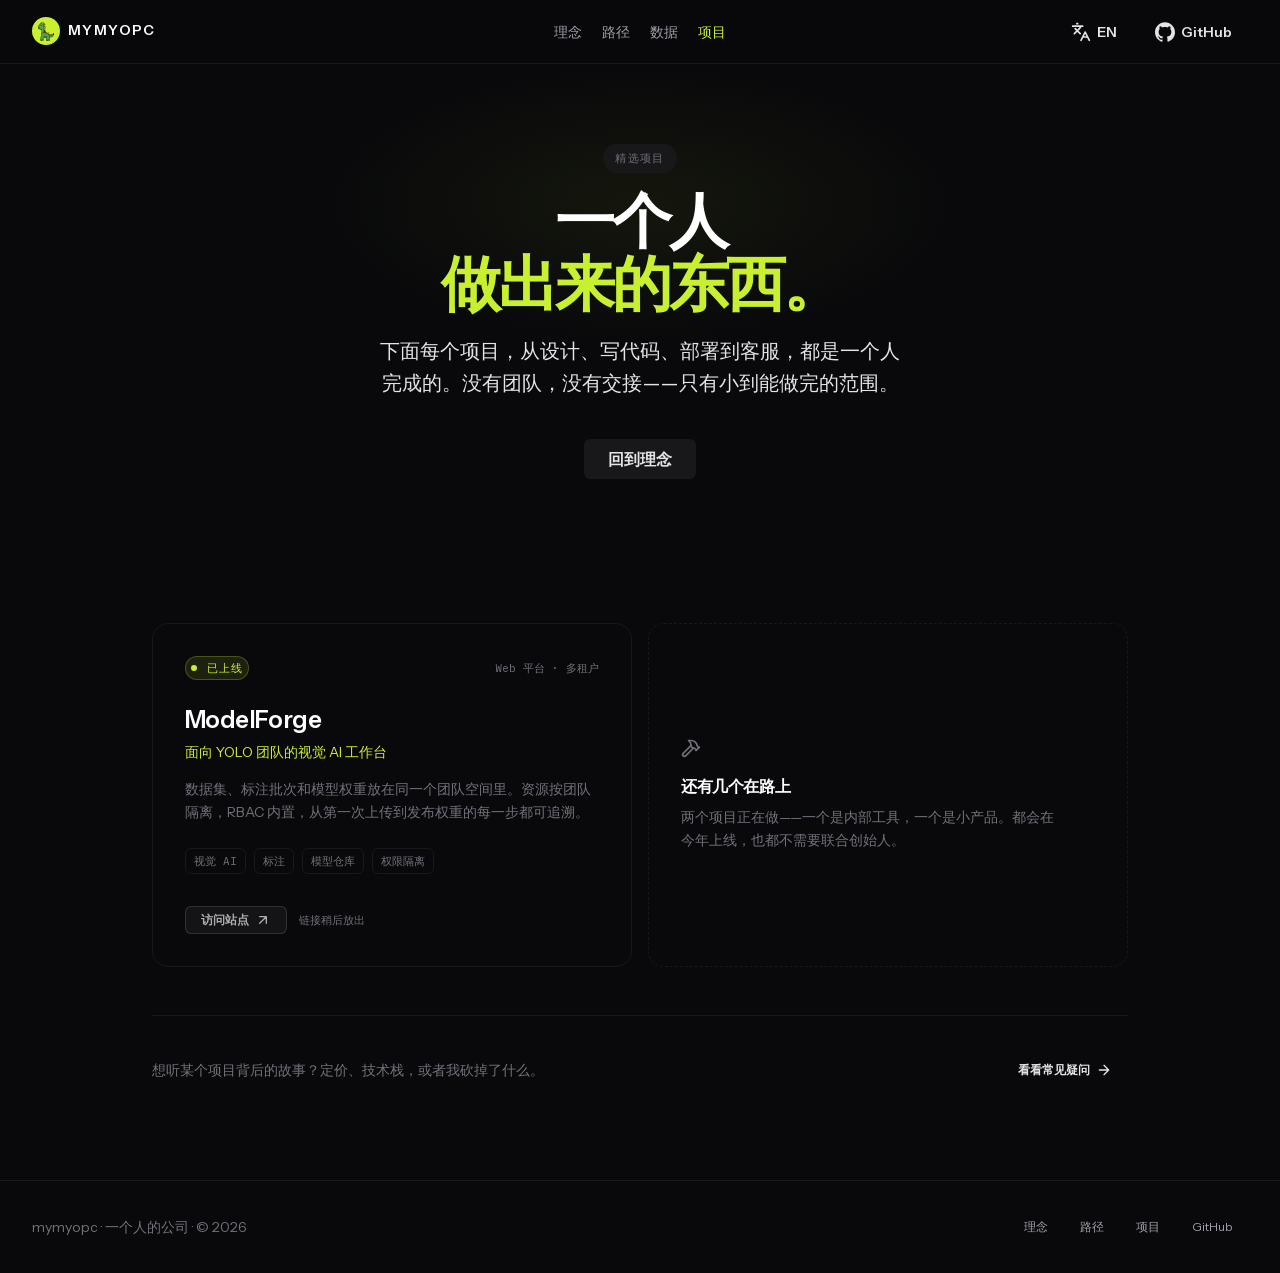
<file: zh/projects/index.html>
<!DOCTYPE html><html  data-color-mode-forced="dark" lang="zh-CN"><head><meta charset="utf-8"><meta name="viewport" content="width=device-width, initial-scale=1"><title>项目 · mymyopc</title><script type="importmap">{"imports":{"#entry":"/_nuxt/D7Z8XfPq.js"}}</script><style id="nuxt-ui-colors">@layer theme {
  :root, :host {
  --ui-color-primary-50: var(--color-lime-50, oklch(98.6% 0.031 120.757));
  --ui-color-primary-100: var(--color-lime-100, oklch(96.7% 0.067 122.328));
  --ui-color-primary-200: var(--color-lime-200, oklch(93.8% 0.127 124.321));
  --ui-color-primary-300: var(--color-lime-300, oklch(89.7% 0.196 126.665));
  --ui-color-primary-400: var(--color-lime-400, oklch(84.1% 0.238 128.85));
  --ui-color-primary-500: var(--color-lime-500, oklch(76.8% 0.233 130.85));
  --ui-color-primary-600: var(--color-lime-600, oklch(64.8% 0.2 131.684));
  --ui-color-primary-700: var(--color-lime-700, oklch(53.2% 0.157 131.589));
  --ui-color-primary-800: var(--color-lime-800, oklch(45.3% 0.124 130.933));
  --ui-color-primary-900: var(--color-lime-900, oklch(40.5% 0.101 131.063));
  --ui-color-primary-950: var(--color-lime-950, oklch(27.4% 0.072 132.109));
  --ui-color-secondary-50: var(--color-blue-50, oklch(97% 0.014 254.604));
  --ui-color-secondary-100: var(--color-blue-100, oklch(93.2% 0.032 255.585));
  --ui-color-secondary-200: var(--color-blue-200, oklch(88.2% 0.059 254.128));
  --ui-color-secondary-300: var(--color-blue-300, oklch(80.9% 0.105 251.813));
  --ui-color-secondary-400: var(--color-blue-400, oklch(70.7% 0.165 254.624));
  --ui-color-secondary-500: var(--color-blue-500, oklch(62.3% 0.214 259.815));
  --ui-color-secondary-600: var(--color-blue-600, oklch(54.6% 0.245 262.881));
  --ui-color-secondary-700: var(--color-blue-700, oklch(48.8% 0.243 264.376));
  --ui-color-secondary-800: var(--color-blue-800, oklch(42.4% 0.199 265.638));
  --ui-color-secondary-900: var(--color-blue-900, oklch(37.9% 0.146 265.522));
  --ui-color-secondary-950: var(--color-blue-950, oklch(28.2% 0.091 267.935));
  --ui-color-success-50: var(--color-green-50, oklch(98.2% 0.018 155.826));
  --ui-color-success-100: var(--color-green-100, oklch(96.2% 0.044 156.743));
  --ui-color-success-200: var(--color-green-200, oklch(92.5% 0.084 155.995));
  --ui-color-success-300: var(--color-green-300, oklch(87.1% 0.15 154.449));
  --ui-color-success-400: var(--color-green-400, oklch(79.2% 0.209 151.711));
  --ui-color-success-500: var(--color-green-500, oklch(72.3% 0.219 149.579));
  --ui-color-success-600: var(--color-green-600, oklch(62.7% 0.194 149.214));
  --ui-color-success-700: var(--color-green-700, oklch(52.7% 0.154 150.069));
  --ui-color-success-800: var(--color-green-800, oklch(44.8% 0.119 151.328));
  --ui-color-success-900: var(--color-green-900, oklch(39.3% 0.095 152.535));
  --ui-color-success-950: var(--color-green-950, oklch(26.6% 0.065 152.934));
  --ui-color-info-50: var(--color-blue-50, oklch(97% 0.014 254.604));
  --ui-color-info-100: var(--color-blue-100, oklch(93.2% 0.032 255.585));
  --ui-color-info-200: var(--color-blue-200, oklch(88.2% 0.059 254.128));
  --ui-color-info-300: var(--color-blue-300, oklch(80.9% 0.105 251.813));
  --ui-color-info-400: var(--color-blue-400, oklch(70.7% 0.165 254.624));
  --ui-color-info-500: var(--color-blue-500, oklch(62.3% 0.214 259.815));
  --ui-color-info-600: var(--color-blue-600, oklch(54.6% 0.245 262.881));
  --ui-color-info-700: var(--color-blue-700, oklch(48.8% 0.243 264.376));
  --ui-color-info-800: var(--color-blue-800, oklch(42.4% 0.199 265.638));
  --ui-color-info-900: var(--color-blue-900, oklch(37.9% 0.146 265.522));
  --ui-color-info-950: var(--color-blue-950, oklch(28.2% 0.091 267.935));
  --ui-color-warning-50: var(--color-purple-50, oklch(97.7% 0.014 308.299));
  --ui-color-warning-100: var(--color-purple-100, oklch(94.6% 0.033 307.174));
  --ui-color-warning-200: var(--color-purple-200, oklch(90.2% 0.063 306.703));
  --ui-color-warning-300: var(--color-purple-300, oklch(82.7% 0.119 306.383));
  --ui-color-warning-400: var(--color-purple-400, oklch(71.4% 0.203 305.504));
  --ui-color-warning-500: var(--color-purple-500, oklch(62.7% 0.265 303.9));
  --ui-color-warning-600: var(--color-purple-600, oklch(55.8% 0.288 302.321));
  --ui-color-warning-700: var(--color-purple-700, oklch(49.6% 0.265 301.924));
  --ui-color-warning-800: var(--color-purple-800, oklch(43.8% 0.218 303.724));
  --ui-color-warning-900: var(--color-purple-900, oklch(38.1% 0.176 304.987));
  --ui-color-warning-950: var(--color-purple-950, oklch(29.1% 0.149 302.717));
  --ui-color-error-50: var(--color-red-50, oklch(97.1% 0.013 17.38));
  --ui-color-error-100: var(--color-red-100, oklch(93.6% 0.032 17.717));
  --ui-color-error-200: var(--color-red-200, oklch(88.5% 0.062 18.334));
  --ui-color-error-300: var(--color-red-300, oklch(80.8% 0.114 19.571));
  --ui-color-error-400: var(--color-red-400, oklch(70.4% 0.191 22.216));
  --ui-color-error-500: var(--color-red-500, oklch(63.7% 0.237 25.331));
  --ui-color-error-600: var(--color-red-600, oklch(57.7% 0.245 27.325));
  --ui-color-error-700: var(--color-red-700, oklch(50.5% 0.213 27.518));
  --ui-color-error-800: var(--color-red-800, oklch(44.4% 0.177 26.899));
  --ui-color-error-900: var(--color-red-900, oklch(39.6% 0.141 25.723));
  --ui-color-error-950: var(--color-red-950, oklch(25.8% 0.092 26.042));
  --ui-color-neutral-50: var(--color-zinc-50, oklch(98.5% 0 none));
  --ui-color-neutral-100: var(--color-zinc-100, oklch(96.7% 0.001 286.375));
  --ui-color-neutral-200: var(--color-zinc-200, oklch(92% 0.004 286.32));
  --ui-color-neutral-300: var(--color-zinc-300, oklch(87.1% 0.006 286.286));
  --ui-color-neutral-400: var(--color-zinc-400, oklch(70.5% 0.015 286.067));
  --ui-color-neutral-500: var(--color-zinc-500, oklch(55.2% 0.016 285.938));
  --ui-color-neutral-600: var(--color-zinc-600, oklch(44.2% 0.017 285.786));
  --ui-color-neutral-700: var(--color-zinc-700, oklch(37% 0.013 285.805));
  --ui-color-neutral-800: var(--color-zinc-800, oklch(27.4% 0.006 286.033));
  --ui-color-neutral-900: var(--color-zinc-900, oklch(21% 0.006 285.885));
  --ui-color-neutral-950: var(--color-zinc-950, oklch(14.1% 0.005 285.823));
  }
  :root, :host, .light {
  --ui-primary: var(--ui-color-primary-500);
  --ui-secondary: var(--ui-color-secondary-500);
  --ui-success: var(--ui-color-success-500);
  --ui-info: var(--ui-color-info-500);
  --ui-warning: var(--ui-color-warning-500);
  --ui-error: var(--ui-color-error-500);
  }
  .dark {
  --ui-primary: var(--ui-color-primary-400);
  --ui-secondary: var(--ui-color-secondary-400);
  --ui-success: var(--ui-color-success-400);
  --ui-info: var(--ui-color-info-400);
  --ui-warning: var(--ui-color-warning-400);
  --ui-error: var(--ui-color-error-400);
  }
}</style><link rel="stylesheet" href="/_nuxt/entry.QU2LWRkr.css" crossorigin><style>@layer base {:where(.i-lucide\:arrow-right){display:inline-block;width:1em;height:1em;background-color:currentColor;-webkit-mask-image:var(--svg);mask-image:var(--svg);-webkit-mask-repeat:no-repeat;mask-repeat:no-repeat;-webkit-mask-size:100% 100%;mask-size:100% 100%;--svg:url("data:image/svg+xml,%3Csvg xmlns='http://www.w3.org/2000/svg' viewBox='0 0 24 24' width='24' height='24'%3E%3Cpath fill='none' stroke='black' stroke-linecap='round' stroke-linejoin='round' stroke-width='2' d='M5 12h14m-7-7l7 7l-7 7'/%3E%3C/svg%3E")}:where(.i-lucide\:arrow-up-right){display:inline-block;width:1em;height:1em;background-color:currentColor;-webkit-mask-image:var(--svg);mask-image:var(--svg);-webkit-mask-repeat:no-repeat;mask-repeat:no-repeat;-webkit-mask-size:100% 100%;mask-size:100% 100%;--svg:url("data:image/svg+xml,%3Csvg xmlns='http://www.w3.org/2000/svg' viewBox='0 0 24 24' width='24' height='24'%3E%3Cpath fill='none' stroke='black' stroke-linecap='round' stroke-linejoin='round' stroke-width='2' d='M7 7h10v10M7 17L17 7'/%3E%3C/svg%3E")}:where(.i-lucide\:hammer){display:inline-block;width:1em;height:1em;background-color:currentColor;-webkit-mask-image:var(--svg);mask-image:var(--svg);-webkit-mask-repeat:no-repeat;mask-repeat:no-repeat;-webkit-mask-size:100% 100%;mask-size:100% 100%;--svg:url("data:image/svg+xml,%3Csvg xmlns='http://www.w3.org/2000/svg' viewBox='0 0 24 24' width='24' height='24'%3E%3Cg fill='none' stroke='black' stroke-linecap='round' stroke-linejoin='round' stroke-width='2'%3E%3Cpath d='m15 12l-9.373 9.373a1 1 0 0 1-3.001-3L12 9m6 6l4-4'/%3E%3Cpath d='m21.5 11.5l-1.914-1.914A2 2 0 0 1 19 8.172v-.344a2 2 0 0 0-.586-1.414l-1.657-1.657A6 6 0 0 0 12.516 3H9l1.243 1.243A6 6 0 0 1 12 8.485V10l2 2h1.172a2 2 0 0 1 1.414.586L18.5 14.5'/%3E%3C/g%3E%3C/svg%3E")}:where(.i-lucide\:languages){display:inline-block;width:1em;height:1em;background-color:currentColor;-webkit-mask-image:var(--svg);mask-image:var(--svg);-webkit-mask-repeat:no-repeat;mask-repeat:no-repeat;-webkit-mask-size:100% 100%;mask-size:100% 100%;--svg:url("data:image/svg+xml,%3Csvg xmlns='http://www.w3.org/2000/svg' viewBox='0 0 24 24' width='24' height='24'%3E%3Cpath fill='none' stroke='black' stroke-linecap='round' stroke-linejoin='round' stroke-width='2' d='m5 8l6 6m-7 0l6-6l2-3M2 5h12M7 2h1m14 20l-5-10l-5 10m2-4h6'/%3E%3C/svg%3E")}:where(.i-simple-icons\:github){display:inline-block;width:1em;height:1em;background-color:currentColor;-webkit-mask-image:var(--svg);mask-image:var(--svg);-webkit-mask-repeat:no-repeat;mask-repeat:no-repeat;-webkit-mask-size:100% 100%;mask-size:100% 100%;--svg:url("data:image/svg+xml,%3Csvg xmlns='http://www.w3.org/2000/svg' viewBox='0 0 24 24' width='24' height='24'%3E%3Cpath fill='black' d='M12 .297c-6.63 0-12 5.373-12 12c0 5.303 3.438 9.8 8.205 11.385c.6.113.82-.258.82-.577c0-.285-.01-1.04-.015-2.04c-3.338.724-4.042-1.61-4.042-1.61C4.422 18.07 3.633 17.7 3.633 17.7c-1.087-.744.084-.729.084-.729c1.205.084 1.838 1.236 1.838 1.236c1.07 1.835 2.809 1.305 3.495.998c.108-.776.417-1.305.76-1.605c-2.665-.3-5.466-1.332-5.466-5.93c0-1.31.465-2.38 1.235-3.22c-.135-.303-.54-1.523.105-3.176c0 0 1.005-.322 3.3 1.23c.96-.267 1.98-.399 3-.405c1.02.006 2.04.138 3 .405c2.28-1.552 3.285-1.23 3.285-1.23c.645 1.653.24 2.873.12 3.176c.765.84 1.23 1.91 1.23 3.22c0 4.61-2.805 5.625-5.475 5.92c.42.36.81 1.096.81 2.22c0 1.606-.015 2.896-.015 3.286c0 .315.21.69.825.57C20.565 22.092 24 17.592 24 12.297c0-6.627-5.373-12-12-12'/%3E%3C/svg%3E")}}</style><link rel="preload" as="fetch" crossorigin="anonymous" href="/zh/projects/_payload.json?_b=8dd56c4e-d3de-44c0-a430-8011f4f9fbc2"><link rel="modulepreload" as="script" crossorigin href="/_nuxt/D7Z8XfPq.js"><link rel="modulepreload" as="script" crossorigin href="/_nuxt/BBbCFCSO.js"><link rel="modulepreload" as="script" crossorigin href="/_nuxt/Dfyab7Rd.js"><link rel="modulepreload" as="script" crossorigin href="/_nuxt/C_G3OcHj.js"><link rel="modulepreload" as="script" crossorigin href="/_nuxt/CzBlfNEw.js"><link rel="modulepreload" as="script" crossorigin href="/_nuxt/DK3Fl9T5.js"><link rel="modulepreload" as="script" crossorigin href="/_nuxt/D4hqxIl8.js"><link rel="modulepreload" as="script" crossorigin href="/_nuxt/BfDH_gI_.js"><link rel="modulepreload" as="script" crossorigin href="/_nuxt/BW3xJdEx.js"><link rel="modulepreload" as="script" crossorigin href="/_nuxt/BjNB8FPg.js"><link rel="modulepreload" as="script" crossorigin href="/_nuxt/DkxBAcsl.js"><link rel="modulepreload" as="script" crossorigin href="/_nuxt/BnDTbt6S.js"><link rel="modulepreload" as="script" crossorigin href="/_nuxt/BjhIELVi.js"><link rel="modulepreload" as="script" crossorigin href="/_nuxt/BAVffba3.js"><link rel="modulepreload" as="script" crossorigin href="/_nuxt/bW6NxFOP.js"><link rel="modulepreload" as="script" crossorigin href="/_nuxt/DhVyroNF.js"><link rel="modulepreload" as="script" crossorigin href="/_nuxt/DWEoD8ZB.js"><link rel="modulepreload" as="script" crossorigin href="/_nuxt/Bng2rRDf.js"><link rel="modulepreload" as="script" crossorigin href="/_nuxt/DHihWhf5.js"><link rel="modulepreload" as="script" crossorigin href="/_nuxt/UYXeIHh2.js"><link rel="modulepreload" as="script" crossorigin href="/_nuxt/jImVLaH9.js"><link rel="modulepreload" as="script" crossorigin href="/_nuxt/C4485Qyr.js"><link rel="modulepreload" as="script" crossorigin href="/_nuxt/BbwzgmS-.js"><link rel="modulepreload" as="script" crossorigin href="/_nuxt/CGM_xIpj.js"><link rel="modulepreload" as="script" crossorigin href="/_nuxt/DcRw1J44.js"><link rel="modulepreload" as="script" crossorigin href="/_nuxt/B21epHFn.js"><link rel="modulepreload" as="script" crossorigin href="/_nuxt/DrNjrgyc.js"><link rel="modulepreload" as="script" crossorigin href="/_nuxt/CwSJiHjY.js"><link rel="modulepreload" as="script" crossorigin href="/_nuxt/foHZe_-E.js"><link rel="modulepreload" as="script" crossorigin href="/_nuxt/HA7nMxFk.js"><link rel="modulepreload" as="script" crossorigin href="/_nuxt/Ds6gLSN4.js"><link rel="modulepreload" as="script" crossorigin href="/_nuxt/1E9IUVcI.js"><script type="module" src="/_nuxt/D7Z8XfPq.js" crossorigin></script><link rel="prefetch" as="script" crossorigin href="/_nuxt/D2e03t5g.js"><link rel="prefetch" as="script" crossorigin href="/_nuxt/XpHKZPnj.js"><link rel="prefetch" as="script" crossorigin href="/_nuxt/C_iaTTGV.js"><link rel="prefetch" as="script" crossorigin href="/_nuxt/j9c7h3F7.js"><link rel="prefetch" as="script" crossorigin href="/_nuxt/Dca6Nd8O.js"><link rel="prefetch" as="script" crossorigin href="/_nuxt/Dfm4Qa7V.js"><link rel="prefetch" as="style" crossorigin href="/_nuxt/error-404.CJajpic4.css"><link rel="prefetch" as="script" crossorigin href="/_nuxt/9BNzSkCD.js"><link rel="prefetch" as="style" crossorigin href="/_nuxt/error-500.Bww9vo5r.css"><link rel="prefetch" as="script" crossorigin href="/_nuxt/CLSKQoej.js"><meta name="theme-color" content="#09090b"><link rel="icon" href="/favicon.ico" sizes="any"><link rel="icon" type="image/png" href="/favicon-32.png" sizes="32x32"><link rel="icon" type="image/png" href="/favicon-16.png" sizes="16x16"><link rel="apple-touch-icon" href="/apple-touch-icon.png"><link rel="alternate" hreflang="en" href="/projects"><link rel="alternate" hreflang="zh" href="/zh/projects"><link rel="alternate" hreflang="x-default" href="/projects"><meta property="og:image" content="/brand/mymyopc-badge-512.png"><meta name="twitter:card" content="summary"><meta property="og:title" content="项目 · mymyopc"><meta name="description" content="一个人设计、开发、上线并维护的产品，从 ModelForge 开始——面向 YOLO 工作流的视觉 AI 工作台。"><meta property="og:description" content="一个人设计、开发、上线并维护的产品，从 ModelForge 开始——面向 YOLO 工作流的视觉 AI 工作台。"><script>"use strict";(()=>{const o=window,e=document.documentElement,c=["dark","light"],s=getStorageValue("localStorage","nuxt-color-mode")||"system";let r=s==="system"?f():s;const l=e.getAttribute("data-color-mode-forced");l&&(r=l),i(r),o["__NUXT_COLOR_MODE__"]={preference:s,value:r,getColorScheme:f,addColorScheme:i,removeColorScheme:d};function i(t){const a=""+t+"",n="";e.classList?e.classList.add(a):e.className+=" "+a,n&&e.setAttribute("data-"+n,t)}function d(t){const a=""+t+"",n="";e.classList?e.classList.remove(a):e.className=e.className.replace(new RegExp(a,"g"),""),n&&e.removeAttribute("data-"+n)}function u(t){return o.matchMedia("(prefers-color-scheme"+t+")")}function f(){if(o.matchMedia&&u("").media!=="not all"){for(const t of c)if(u(":"+t).matches)return t}return"light"}})();function getStorageValue(o,e){switch(o){case"localStorage":try{return window.localStorage.getItem(e)}catch{return null}case"sessionStorage":try{return window.sessionStorage.getItem(e)}catch{return null}case"cookie":try{return getCookie(e)}catch{return null}default:return null}}function getCookie(o){const c=("; "+window.document.cookie).split("; "+o+"=");if(c.length===2){const s=c.pop();return s?s.split(";").shift():null}}</script></head><body><div id="__nuxt" class="isolate"><!--[--><!--[--><!--[--><!--[--><!--[--><!--[--><!----><!----><!----><header data-slot="root" class="bg-default/75 backdrop-blur-sm border-b border-default h-(--ui-header-height) sticky top-0 z-50"><!--[--><!--]--><div class="w-full max-w-(--ui-container) mx-auto px-4 sm:px-6 lg:px-8 flex items-center justify-between gap-3 h-full" data-slot="container"><!--[--><div data-slot="left" class="lg:flex-1 flex items-center gap-1.5"><!----><!--[--><a href="/zh" class="focus-visible:outline-3 outline-primary/25 rounded-md p-1 -ms-1"><span class="inline-flex items-center gap-2 leading-none"><span class="flex shrink-0 items-center justify-center overflow-hidden bg-brand rounded-full size-7"><img src="/brand/dino-256.png" alt="" draggable="false" class="h-[68%] w-auto translate-y-[5%] select-none"></span><span class="pb-[1px] text-sm font-semibold tracking-[0.1em] text-highlighted">MYMYOPC</span></span></a><!--]--></div><div data-slot="center" class="hidden lg:flex"><!--[--><!--[--><!----><!----><nav data-slot="root" class="relative flex gap-1.5 [&amp;&gt;div]:min-w-0 items-center justify-between" data-orientation="horizontal" dir="ltr" data-reka-navigation-menu><!--[--><!--[--><!--]--><!--[--><!--[--><div style="position:relative;"><ul data-slot="list" class="isolate min-w-0 flex items-center" data-orientation="horizontal"><!--[--><!--[--><li data-menu-item data-slot="item" class="min-w-0 py-2"><!--[--><!--[--><a href="/zh#principles" data-reka-collection-item data-slot="link" class="group relative w-full flex items-center gap-1.5 font-medium text-sm before:absolute before:z-[-1] before:rounded-md focus:outline-none focus-visible:outline-none focus-visible:before:outline-3 before:outline-primary/25 px-2.5 py-1.5 before:inset-x-px before:inset-y-0 text-muted hover:text-highlighted transition-colors data-[state=open]:text-highlighted"><!--[--><!--[--><!--[--><!----><!--]--><span data-slot="linkLabel" class="truncate"><!--[-->理念<!--]--><!----></span><!----><!--]--><!--]--></a><!----><!--]--><!----><!--]--></li><li data-menu-item data-slot="item" class="min-w-0 py-2"><!--[--><!--[--><a href="/zh#method" data-reka-collection-item data-slot="link" class="group relative w-full flex items-center gap-1.5 font-medium text-sm before:absolute before:z-[-1] before:rounded-md focus:outline-none focus-visible:outline-none focus-visible:before:outline-3 before:outline-primary/25 px-2.5 py-1.5 before:inset-x-px before:inset-y-0 text-muted hover:text-highlighted transition-colors data-[state=open]:text-highlighted"><!--[--><!--[--><!--[--><!----><!--]--><span data-slot="linkLabel" class="truncate"><!--[-->路径<!--]--><!----></span><!----><!--]--><!--]--></a><!----><!--]--><!----><!--]--></li><li data-menu-item data-slot="item" class="min-w-0 py-2"><!--[--><!--[--><a href="/zh#metrics" data-reka-collection-item data-slot="link" class="group relative w-full flex items-center gap-1.5 font-medium text-sm before:absolute before:z-[-1] before:rounded-md focus:outline-none focus-visible:outline-none focus-visible:before:outline-3 before:outline-primary/25 px-2.5 py-1.5 before:inset-x-px before:inset-y-0 text-muted hover:text-highlighted transition-colors data-[state=open]:text-highlighted"><!--[--><!--[--><!--[--><!----><!--]--><span data-slot="linkLabel" class="truncate"><!--[-->数据<!--]--><!----></span><!----><!--]--><!--]--></a><!----><!--]--><!----><!--]--></li><li data-menu-item data-slot="item" class="min-w-0 py-2"><!--[--><!--[--><a href="/zh/projects" data-reka-collection-item data-active aria-current="page" data-slot="link" class="group relative w-full flex items-center gap-1.5 font-medium text-sm before:absolute before:z-[-1] before:rounded-md focus:outline-none focus-visible:outline-none focus-visible:before:outline-3 before:outline-primary/25 px-2.5 py-1.5 before:inset-x-px before:inset-y-0 text-primary"><!--[--><!--[--><!--[--><!----><!--]--><span data-slot="linkLabel" class="truncate"><!--[-->项目<!--]--><!----></span><!----><!--]--><!--]--></a><!----><!--]--><!----><!--]--></li><!--]--><!--]--></ul></div><!----><!--]--><!--]--><!--[--><!--]--><div data-slot="viewportWrapper" class="absolute top-full start-0 flex w-full justify-center"><!----><!----></div><!--]--></nav><!--]--><!--]--></div><div data-slot="right" class="flex items-center justify-end lg:flex-1 gap-1.5"><!--[--><a href="/projects" rel="alternate" data-slot="base" aria-label="Switch to English" title="Switch to English" hreflang="en" class="rounded-md inline-flex items-center disabled:cursor-not-allowed aria-disabled:cursor-not-allowed disabled:opacity-75 aria-disabled:opacity-75 font-semibold transition-all duration-200 py-1.5 text-sm gap-1.5 text-default hover:bg-elevated active:bg-elevated outline-inverted/25 focus-visible:outline-3 hover:disabled:bg-transparent dark:hover:disabled:bg-transparent hover:aria-disabled:bg-transparent dark:hover:aria-disabled:bg-transparent px-4"><!--[--><!--[--><span class="iconify i-lucide:languages shrink-0 size-5" aria-hidden="true" style="" data-slot="leadingIcon"></span><!--]--><!--[--><span data-slot="label" class="truncate">EN</span><!--]--><!--[--><!----><!--]--><!--]--></a><a href="https://github.com/muchengdong/mymyopc_homepage" rel="noopener noreferrer" target="_blank" data-slot="base" class="rounded-md items-center disabled:cursor-not-allowed aria-disabled:cursor-not-allowed disabled:opacity-75 aria-disabled:opacity-75 font-semibold transition-all duration-200 py-1.5 text-sm gap-1.5 text-default hover:bg-elevated active:bg-elevated outline-inverted/25 focus-visible:outline-3 hover:disabled:bg-transparent dark:hover:disabled:bg-transparent hover:aria-disabled:bg-transparent dark:hover:aria-disabled:bg-transparent px-4 hidden lg:flex"><!--[--><!--[--><span class="iconify i-simple-icons:github shrink-0 size-5" aria-hidden="true" style="" data-slot="leadingIcon"></span><!--]--><!--[--><span data-slot="label" class="truncate">GitHub</span><!--]--><!--[--><!----><!--]--><!--]--></a><!--]--><!--[--><button type="button" data-slot="base" aria-label="Open navigation" aria-expanded="false" class="rounded-md inline-flex items-center disabled:cursor-not-allowed aria-disabled:cursor-not-allowed disabled:opacity-75 aria-disabled:opacity-75 font-semibold transition-all duration-200 text-xs gap-1.5 text-default hover:bg-elevated active:bg-elevated outline-inverted/25 focus-visible:outline-3 hover:disabled:bg-transparent dark:hover:disabled:bg-transparent hover:aria-disabled:bg-transparent dark:hover:aria-disabled:bg-transparent p-1.5 lg:hidden -me-1.5"><!--[--><!--[--><!----><!--]--><!--[--><svg xmlns="http://www.w3.org/2000/svg" class="size-5" viewBox="0 0 24 24" fill="none" stroke="currentColor" stroke-width="2" stroke-linecap="round" stroke-linejoin="round"><line x1="4" y1="6" x2="20" y2="6" tabindex="-1"></line><line x1="4" y1="12" x2="20" y2="12" tabindex="-1"></line><line x1="4" y1="18" x2="20" y2="18" tabindex="-1"></line></svg><!--]--><!--[--><!----><!--]--><!--]--></button><!--]--></div><!--]--></div><!--[--><!--]--></header><!----><!--]--><main class="min-h-[calc(100vh-var(--ui-header-height))]"><!--[--><div><div data-orientation="vertical" data-slot="root" class="relative isolate pb-12 sm:pb-16"><!--[--><div class="pointer-events-none absolute left-1/2 -translate-x-1/2 top-0 w-1/2 h-1/2" style="background:radial-gradient(ellipse at center, color-mix(in oklch, var(--ui-primary) 6%, transparent) 0%, transparent 70%);"></div><!--]--><div class="w-full max-w-(--ui-container) mx-auto px-4 sm:px-6 lg:px-8 flex flex-col lg:grid sm:py-32 gap-16 sm:gap-y-24 relative z-10 py-14 lg:py-20" data-slot="container"><!--[--><div data-slot="wrapper" class="text-center flex flex-col items-center"><div data-slot="header" class=""><!--[--><div data-slot="headline" class="mb-4 justify-center"><!--[--><div style="opacity:0;transform:translateY(16px);"><span data-slot="base" class="font-medium inline-flex items-center gap-1 bg-elevated rounded-full px-3 py-1.5 font-mono text-[11px] tracking-[0.12em] uppercase text-dimmed"><!--[--><!----><!--]--><!--[--><span data-slot="label" class="truncate">精选项目</span><!--]--><!--[--><!----><!--]--></span></div><!--]--></div><h1 data-slot="title" class="text-5xl text-pretty font-bold text-highlighted sm:text-5xl lg:text-6xl tracking-tighter leading-[1.05]"><!--[--><span class="inline-block" style="opacity:0;transform:translateY(16px);">一个人 <br><span class="text-primary">做出来的东西。</span></span><!--]--></h1><div data-slot="description" class="sm:text-xl/8 text-balance mt-5 max-w-xl mx-auto text-base leading-relaxed text-default"><!--[--><span class="inline-block" style="opacity:0;transform:translateY(16px);">下面每个项目，从设计、写代码、部署到客服，都是一个人完成的。没有团队，没有交接——只有小到能做完的范围。</span><!--]--></div><!--]--></div><!----><div data-slot="footer" class="mt-10"><!--[--><div data-slot="links" class="flex flex-wrap justify-center gap-3"><!--[--><div class="flex flex-wrap justify-center gap-3" style="opacity:0;transform:translateY(16px);"><!--[--><a href="/zh" data-slot="base" class="rounded-md inline-flex items-center disabled:cursor-not-allowed aria-disabled:cursor-not-allowed disabled:opacity-75 aria-disabled:opacity-75 font-semibold transition-all duration-200 py-2 text-base gap-2 text-default bg-elevated hover:bg-accented/75 active:bg-accented/75 outline-inverted/25 focus-visible:outline-3 disabled:bg-elevated aria-disabled:bg-elevated px-6"><!--[--><!--[--><!----><!--]--><!--[--><span data-slot="label" class="truncate">回到理念</span><!--]--><!--[--><!----><!--]--><!--]--></a><!--]--></div><!--]--></div><!--]--></div></div><!----><!--]--></div><!--[--><!--]--></div><section class="mx-auto max-w-5xl px-4 pb-24 sm:px-6"><div class="grid grid-cols-1 gap-4 lg:grid-cols-2"><!--[--><div style="opacity:0;"><article class="flex h-full flex-col rounded-2xl border border-default bg-default p-7 sm:p-8"><div class="flex items-center justify-between gap-4"><span data-slot="base" class="font-medium inline-flex items-center px-1.5 py-1 gap-1 bg-primary/10 text-primary ring ring-inset ring-primary/25 rounded-full font-mono text-[11px] uppercase tracking-[0.1em]"><!--[--><!----><!--]--><!--[--><span class="mr-1.5 inline-block size-1.5 rounded-full bg-primary"></span> 已上线<!--]--><!--[--><!----><!--]--></span><span class="font-mono text-[11px] text-dimmed">Web 平台 · 多租户</span></div><h2 class="mt-6 text-2xl font-semibold tracking-tight text-highlighted">ModelForge</h2><p class="mt-1.5 text-sm text-primary">面向 YOLO 团队的视觉 AI 工作台</p><p class="mt-4 text-sm leading-relaxed text-dimmed">数据集、标注批次和模型权重放在同一个团队空间里。资源按团队隔离，RBAC 内置，从第一次上传到发布权重的每一步都可追溯。</p><div class="mt-6 flex flex-wrap gap-2"><!--[--><span class="rounded-md border border-default px-2 py-1 font-mono text-[11px] text-dimmed">视觉 AI</span><span class="rounded-md border border-default px-2 py-1 font-mono text-[11px] text-dimmed">标注</span><span class="rounded-md border border-default px-2 py-1 font-mono text-[11px] text-dimmed">模型仓库</span><span class="rounded-md border border-default px-2 py-1 font-mono text-[11px] text-dimmed">权限隔离</span><!--]--></div><div class="mt-auto flex items-center gap-3 pt-8"><!--[--><button type="button" disabled data-slot="base" class="rounded-md inline-flex items-center disabled:cursor-not-allowed aria-disabled:cursor-not-allowed disabled:opacity-75 aria-disabled:opacity-75 font-semibold transition-all duration-200 py-1.5 text-xs gap-1.5 ring ring-inset ring-accented text-default bg-elevated hover:bg-accented/75 active:bg-accented/75 disabled:bg-elevated aria-disabled:bg-elevated outline-inverted/25 focus-visible:outline-3 focus-visible:ring-inverted px-4"><!--[--><!--[--><!----><!--]--><!--[--><span data-slot="label" class="truncate">访问站点</span><!--]--><!--[--><span class="iconify i-lucide:arrow-up-right shrink-0 size-4" aria-hidden="true" style="" data-slot="trailingIcon"></span><!--]--><!--]--></button><span class="font-mono text-[11px] text-dimmed">链接稍后放出</span><!--]--></div></article></div><!--]--><div style="opacity:0;"><div class="flex h-full flex-col justify-center rounded-2xl border border-dashed border-default p-7 sm:p-8"><span class="iconify i-lucide:hammer size-5 text-dimmed" aria-hidden="true" style=""></span><h2 class="mt-4 text-base font-semibold tracking-tight text-highlighted">还有几个在路上</h2><p class="mt-2 max-w-sm text-sm leading-relaxed text-dimmed">两个项目正在做——一个是内部工具，一个是小产品。都会在今年上线，也都不需要联合创始人。</p></div></div></div><div class="mt-12 flex flex-col items-center gap-4 border-t border-default pt-10 text-center sm:flex-row sm:justify-between sm:text-left" style="opacity:0;transform:translateY(16px);"><p class="max-w-xl text-sm leading-relaxed text-dimmed">想听某个项目背后的故事？定价、技术栈，或者我砍掉了什么。</p><a href="/zh#faq" data-slot="base" class="rounded-md inline-flex items-center disabled:cursor-not-allowed aria-disabled:cursor-not-allowed disabled:opacity-75 aria-disabled:opacity-75 font-semibold transition-all duration-200 py-1.5 text-xs gap-1.5 text-default hover:bg-elevated active:bg-elevated outline-inverted/25 focus-visible:outline-3 hover:disabled:bg-transparent dark:hover:disabled:bg-transparent hover:aria-disabled:bg-transparent dark:hover:aria-disabled:bg-transparent px-4"><!--[--><!--[--><!----><!--]--><!--[--><span data-slot="label" class="truncate">看看常见疑问</span><!--]--><!--[--><span class="iconify i-lucide:arrow-right shrink-0 size-4" aria-hidden="true" style="" data-slot="trailingIcon"></span><!--]--><!--]--></a></div></section></div><!--]--></main><footer data-slot="root"><!----><div class="w-full max-w-(--ui-container) mx-auto px-4 sm:px-6 lg:px-8 py-8 lg:flex lg:items-center lg:justify-between lg:gap-x-3 border-t border-default lg:py-8" data-slot="container"><!--[--><div data-slot="right" class="lg:flex-1 flex items-center justify-center lg:justify-end lg:order-3 gap-x-0 flex-wrap"><!--[--><!--[--><a href="/zh#principles" data-slot="base" class="rounded-md inline-flex items-center disabled:cursor-not-allowed aria-disabled:cursor-not-allowed disabled:opacity-75 aria-disabled:opacity-75 transition-all duration-200 py-1.5 text-xs gap-1.5 text-muted hover:text-default active:text-default disabled:text-muted aria-disabled:text-muted outline-inverted/25 focus-visible:outline-3 px-4 font-light"><!--[--><!--[--><!----><!--]--><!--[--><span data-slot="label" class="truncate">理念</span><!--]--><!--[--><!----><!--]--><!--]--></a><a href="/zh#method" data-slot="base" class="rounded-md inline-flex items-center disabled:cursor-not-allowed aria-disabled:cursor-not-allowed disabled:opacity-75 aria-disabled:opacity-75 transition-all duration-200 py-1.5 text-xs gap-1.5 text-muted hover:text-default active:text-default disabled:text-muted aria-disabled:text-muted outline-inverted/25 focus-visible:outline-3 px-4 font-light"><!--[--><!--[--><!----><!--]--><!--[--><span data-slot="label" class="truncate">路径</span><!--]--><!--[--><!----><!--]--><!--]--></a><a href="/zh/projects" data-slot="base" class="rounded-md inline-flex items-center disabled:cursor-not-allowed aria-disabled:cursor-not-allowed disabled:opacity-75 aria-disabled:opacity-75 transition-all duration-200 py-1.5 text-xs gap-1.5 text-muted hover:text-default active:text-default disabled:text-muted aria-disabled:text-muted outline-inverted/25 focus-visible:outline-3 px-4 font-light"><!--[--><!--[--><!----><!--]--><!--[--><span data-slot="label" class="truncate">项目</span><!--]--><!--[--><!----><!--]--><!--]--></a><a href="https://github.com/muchengdong/mymyopc_homepage" rel="noopener noreferrer" target="_blank" data-slot="base" class="rounded-md inline-flex items-center disabled:cursor-not-allowed aria-disabled:cursor-not-allowed disabled:opacity-75 aria-disabled:opacity-75 transition-all duration-200 py-1.5 text-xs gap-1.5 text-muted hover:text-default active:text-default disabled:text-muted aria-disabled:text-muted outline-inverted/25 focus-visible:outline-3 px-4 font-light"><!--[--><!--[--><!----><!--]--><!--[--><span data-slot="label" class="truncate">GitHub</span><!--]--><!--[--><!----><!--]--><!--]--></a><!--]--><!--]--></div><div data-slot="center" class="mt-3 lg:mt-0 lg:order-2 flex items-center justify-center"><!--[--><!--]--></div><div data-slot="left" class="flex items-center justify-center lg:justify-start lg:flex-1 gap-x-1.5 mt-3 lg:mt-0 lg:order-1"><!--[--><p class="text-sm text-dimmed"> mymyopc · 一个人的公司 · © 2026</p><!--]--></div><!--]--></div><!----></footer><!--]--><!--]--><!--[--><!--]--><!--v-if--><!--]--><!--[--><!--]--><!--]--><!--]--></div><div id="teleports"></div><script>window.__NUXT__={};window.__NUXT__.config={public:{siteUrl:"",mdc:{components:{prose:true,map:{accordion:"ProseAccordion","accordion-item":"ProseAccordionItem",badge:"ProseBadge",callout:"ProseCallout",card:"ProseCard","card-group":"ProseCardGroup",caution:"ProseCaution","code-collapse":"ProseCodeCollapse","code-group":"ProseCodeGroup","code-icon":"ProseCodeIcon","code-preview":"ProseCodePreview","code-tree":"ProseCodeTree",collapsible:"ProseCollapsible",field:"ProseField","field-group":"ProseFieldGroup",icon:"ProseIcon",kbd:"ProseKbd",note:"ProseNote",prompt:"ProsePrompt",steps:"ProseSteps",tabs:"ProseTabs","tabs-item":"ProseTabsItem",tip:"ProseTip",warning:"ProseWarning"},customElements:[]},headings:{anchorLinks:{h1:false,h2:true,h3:true,h4:true,h5:false,h6:false}},highlight:{theme:{light:"material-theme-lighter",default:"material-theme",dark:"material-theme-palenight"},noApiRoute:false,highlighter:"shiki",shikiEngine:"oniguruma",langs:["js","jsx","json","ts","tsx","vue","css","html","bash","md","mdc","yaml"]}},content:{wsUrl:""}},app:{baseURL:"/",buildId:"8dd56c4e-d3de-44c0-a430-8011f4f9fbc2",buildAssetsDir:"/_nuxt/",cdnURL:""}}</script><script type="application/json" data-nuxt-data="nuxt-app" data-ssr="true" id="__NUXT_DATA__" data-src="/zh/projects/_payload.json?_b=8dd56c4e-d3de-44c0-a430-8011f4f9fbc2">[{"state":1,"once":8,"_errors":9,"serverRendered":6,"path":11,"prerenderedAt":12},["Reactive",2],{"$scolor-mode":3,"$stoasts":7},{"preference":4,"value":5,"unknown":6,"forced":6},"system","dark",true,[],["Set"],["ShallowReactive",10],{"projects-zh":-1},"\u002Fzh\u002Fprojects",1794057859720]</script></body></html>
</file>
<file: _nuxt/error-404.CJajpic4.css>
.grid[data-v-be8dc751]{display:grid}.mb-2[data-v-be8dc751]{margin-bottom:.5rem}.mb-4[data-v-be8dc751]{margin-bottom:1rem}.max-w-520px[data-v-be8dc751]{max-width:520px}.min-h-screen[data-v-be8dc751]{min-height:100vh}.w-full[data-v-be8dc751]{width:100%}.flex[data-v-be8dc751]{display:flex}.cursor-pointer[data-v-be8dc751]{cursor:pointer}.appearance-none[data-v-be8dc751]{appearance:none}.place-content-center[data-v-be8dc751]{place-content:center}.items-center[data-v-be8dc751]{align-items:center}.justify-center[data-v-be8dc751]{justify-content:center}.overflow-hidden[data-v-be8dc751]{overflow:hidden}.border-0[data-v-be8dc751]{border-width:0}.bg-transparent[data-v-be8dc751]{background-color:#0000}.bg-white[data-v-be8dc751]{--un-bg-opacity:1;background-color:rgb(255 255 255/var(--un-bg-opacity))}.p-0[data-v-be8dc751]{padding:0}.px-2[data-v-be8dc751]{padding-left:.5rem;padding-right:.5rem}.text-center[data-v-be8dc751]{text-align:center}.text-\[56px\][data-v-be8dc751]{font-size:56px}.text-2xl[data-v-be8dc751]{font-size:1.5rem;line-height:2rem}.text-sm[data-v-be8dc751]{font-size:.875rem;line-height:1.25rem}.text-neutral-500[data-v-be8dc751]{--un-text-opacity:1;color:rgb(115 115 115/var(--un-text-opacity))}.text-neutral-950[data-v-be8dc751]{--un-text-opacity:1;color:rgb(10 10 10/var(--un-text-opacity))}.hover\:text-\[\#00DC82\][data-v-be8dc751]:hover{--un-text-opacity:1;color:rgb(0 220 130/var(--un-text-opacity))}.text-inherit[data-v-be8dc751]{color:inherit}.font-medium[data-v-be8dc751]{font-weight:500}.font-semibold[data-v-be8dc751]{font-weight:600}.leading-none[data-v-be8dc751]{line-height:1}.tracking-wide[data-v-be8dc751]{letter-spacing:.025em}.font-sans[data-v-be8dc751]{font-family:ui-sans-serif,system-ui,-apple-system,BlinkMacSystemFont,Segoe UI,Roboto,Helvetica Neue,Arial,Noto Sans,sans-serif,Apple Color Emoji,Segoe UI Emoji,Segoe UI Symbol,Noto Color Emoji}.tabular-nums[data-v-be8dc751]{--un-numeric-spacing:tabular-nums;font-variant-numeric:var(--un-ordinal) var(--un-slashed-zero) var(--un-numeric-figure) var(--un-numeric-spacing) var(--un-numeric-fraction)}.underline[data-v-be8dc751]{text-decoration-line:underline}.underline-offset-3[data-v-be8dc751]{text-underline-offset:3px}.antialiased[data-v-be8dc751]{-webkit-font-smoothing:antialiased;-moz-osx-font-smoothing:grayscale}@media (prefers-color-scheme:dark){.dark\:bg-neutral-950[data-v-be8dc751]{--un-bg-opacity:1;background-color:rgb(10 10 10/var(--un-bg-opacity))}.dark\:text-white[data-v-be8dc751]{--un-text-opacity:1;color:rgb(255 255 255/var(--un-text-opacity))}}@media (width>=640px){.sm\:text-\[72px\][data-v-be8dc751]{font-size:72px}.sm\:text-3xl[data-v-be8dc751]{font-size:1.875rem;line-height:2.25rem}}
</file>
<file: _nuxt/error-500.Bww9vo5r.css>
.grid[data-v-16ba6458]{display:grid}.mb-2[data-v-16ba6458]{margin-bottom:.5rem}.mb-4[data-v-16ba6458]{margin-bottom:1rem}.max-w-520px[data-v-16ba6458]{max-width:520px}.min-h-screen[data-v-16ba6458]{min-height:100vh}.place-content-center[data-v-16ba6458]{place-content:center}.overflow-hidden[data-v-16ba6458]{overflow:hidden}.bg-white[data-v-16ba6458]{--un-bg-opacity:1;background-color:rgb(255 255 255/var(--un-bg-opacity))}.px-2[data-v-16ba6458]{padding-left:.5rem;padding-right:.5rem}.text-center[data-v-16ba6458]{text-align:center}.text-\[56px\][data-v-16ba6458]{font-size:56px}.text-2xl[data-v-16ba6458]{font-size:1.5rem;line-height:2rem}.text-neutral-500[data-v-16ba6458]{--un-text-opacity:1;color:rgb(115 115 115/var(--un-text-opacity))}.text-neutral-950[data-v-16ba6458]{--un-text-opacity:1;color:rgb(10 10 10/var(--un-text-opacity))}.font-medium[data-v-16ba6458]{font-weight:500}.font-semibold[data-v-16ba6458]{font-weight:600}.leading-none[data-v-16ba6458]{line-height:1}.tracking-wide[data-v-16ba6458]{letter-spacing:.025em}.font-sans[data-v-16ba6458]{font-family:ui-sans-serif,system-ui,-apple-system,BlinkMacSystemFont,Segoe UI,Roboto,Helvetica Neue,Arial,Noto Sans,sans-serif,Apple Color Emoji,Segoe UI Emoji,Segoe UI Symbol,Noto Color Emoji}.tabular-nums[data-v-16ba6458]{--un-numeric-spacing:tabular-nums;font-variant-numeric:var(--un-ordinal) var(--un-slashed-zero) var(--un-numeric-figure) var(--un-numeric-spacing) var(--un-numeric-fraction)}.antialiased[data-v-16ba6458]{-webkit-font-smoothing:antialiased;-moz-osx-font-smoothing:grayscale}@media (prefers-color-scheme:dark){.dark\:bg-neutral-950[data-v-16ba6458]{--un-bg-opacity:1;background-color:rgb(10 10 10/var(--un-bg-opacity))}.dark\:text-white[data-v-16ba6458]{--un-text-opacity:1;color:rgb(255 255 255/var(--un-text-opacity))}}@media (width>=640px){.sm\:text-\[72px\][data-v-16ba6458]{font-size:72px}.sm\:text-3xl[data-v-16ba6458]{font-size:1.875rem;line-height:2.25rem}}
</file>
